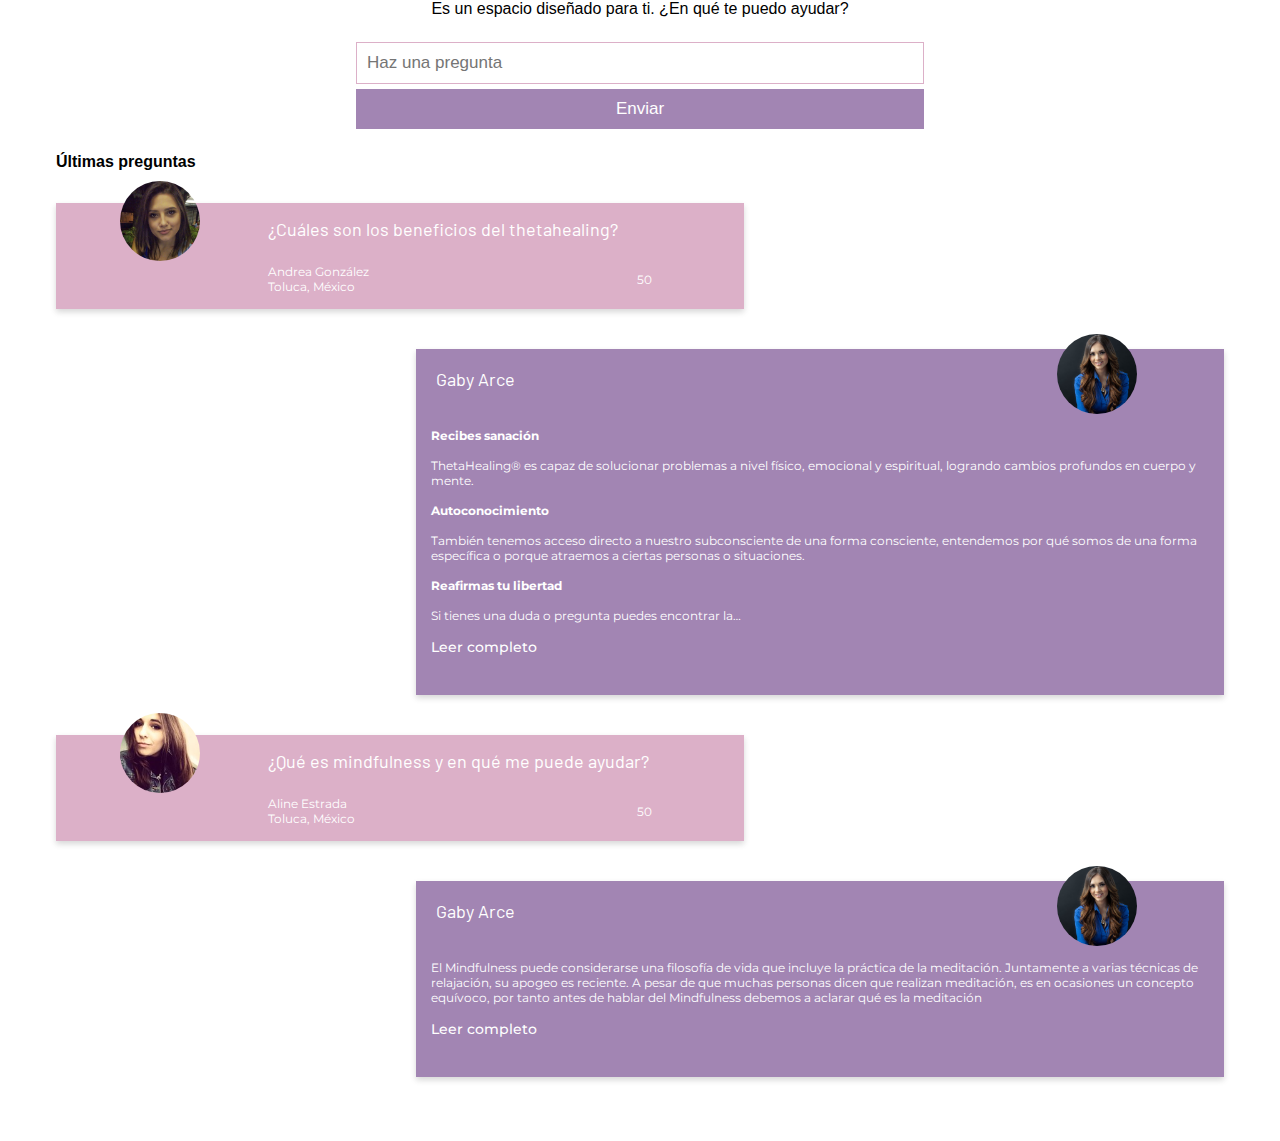
<file: index.html>
<!DOCTYPE html>
<html lang="es">
<head>
	<meta charset="UTF-8">
	<title>Preguntale a Gaby Arce</title>
	<link rel="stylesheet" href="css/ed-grid.css">
	<link rel="stylesheet" href="css/main.css">
	<meta name="viewport" content="width=device-width, user-scalable=no">
	<link href="https://fonts.googleapis.com/css?family=Barlow:600|Montserrat:400,500" rel="stylesheet">


</head>
<body class="dev1">
	<!-- Mensaje principal -->
	<div class="ed-container">
		<div class="ed-item s-100 s-center lg-50 lg-to-center">
			<p>
				Es un espacio diseñado para ti. ¿En qué te puedo ayudar?
			</p>
		</div>
	</div>

	<!-- Formulario para enviar pregunta -->

	<div class="ed-container">
		<div class="ed-item s-100 s-center lg-50 lg-to-center">
			<form action="" class="question">
				<input class="question__input" type="text" placeholder="Haz una pregunta">
				<input class="question__send" type="submit" value="Enviar">
			</form>
		</div>
	</div>

	<!-- Seccion de preguntas -->

	<section>
		
		<div class="ed-container">
			<div class="ed-item s-50">
				<h4>
					Últimas preguntas
				</h4>
			</div>
			
			<div class="ed-item s-50">
				<!-- <p>Ordenar por: más votadas</p> -->
			</div>

		</div>

		<div class="ed-container preguntas">

			<!-- PRIMER PREGUMTA -->
			<div class="ed-item s-100 s-center lg-60 lg-to-left">
				<div class="pregunta">
					<div class="pregunta__image">
						<img src="img/picture.jpg" alt="">
					</div>
					<div class="pregunta__content">
						<p class="pregunta__title">¿Cuáles son los beneficios del thetahealing?</p>
						<div class="pregunta__location">
							<div class="pregunta__location__name">
								Andrea González <br>
								Toluca, México
							</div>

							<div class="pregunta__likes">
								50
							</div>
						</div>
					</div>
				</div>
			</div>
			

			<!-- REspuesta GABY ARCE -->

			<div class="ed-item s-100 s-center lg-70 lg-to-right">
				<div class="pregunta morado">
					
					<div class="pregunta__content">
						<p class="pregunta__title">Gaby Arce</p>
					
					</div>
					
					<div class="pregunta__image">
						<img src="img/gabyProfile.jpg" alt="">
					</div>
					
					<div class="respuesta">
						<p>
							<b>Recibes sanación</b>
							<br><br>
							ThetaHealing®  es capaz de solucionar problemas a nivel físico, emocional y espiritual, logrando cambios profundos en cuerpo y mente. <br><br>

							<b>Autoconocimiento</b>
							<br><br>
							También tenemos acceso directo a nuestro subconsciente de una forma consciente, entendemos por qué somos de una forma específica o porque atraemos a ciertas personas o situaciones. <br><br>

							<b>Reafirmas tu libertad</b>
							<br><br>
							Si tienes una duda o pregunta puedes encontrar la…
							<br>
							<br>
							<a class="read__more" href="pregunta.html">Leer completo</a>
						</p>
					</div>
				

				</div>


			</div>


			<!-- SEGUNDA PREGUNTA -->

			<div class="ed-item s-100 s-center lg-60 lg-to-left">
				<div class="pregunta">
					<div class="pregunta__image">
						<img src="img/picture2.jpg" alt="">
					</div>
					<div class="pregunta__content">
						<p class="pregunta__title">¿Qué es mindfulness y en qué me puede ayudar?</p>
						<div class="pregunta__location">
							<div class="pregunta__location__name">
								Aline Estrada <br>
								Toluca, México
							</div>

							<div class="pregunta__likes">
								50
							</div>
						</div>
					</div>
				</div>
			</div>
			

			<!-- REspuesta GABY ARCE -->

			<div class="ed-item s-100 s-center lg-70 lg-to-right">
				<div class="pregunta morado">
					
					<div class="pregunta__content">
						<p class="pregunta__title">Gaby Arce</p>
					
					</div>
					
					<div class="pregunta__image">
						<img src="img/gabyProfile.jpg" alt="">
					</div>
					
					<div class="respuesta">
						<p>
							El Mindfulness puede considerarse una filosofía de vida que incluye la práctica de la meditación. Juntamente a varias técnicas de relajación, su apogeo es reciente. A pesar de que muchas personas dicen que realizan meditación, es en ocasiones un concepto equívoco, por tanto antes de hablar del Mindfulness debemos a aclarar qué es la meditación
							<br>
							<br>
							<a class="read__more" href="pregunta.html">Leer completo</a>
						</p>
					</div>
				

				</div>


			</div>



		</div>
	
	</section>


</body>
</html>
</file>
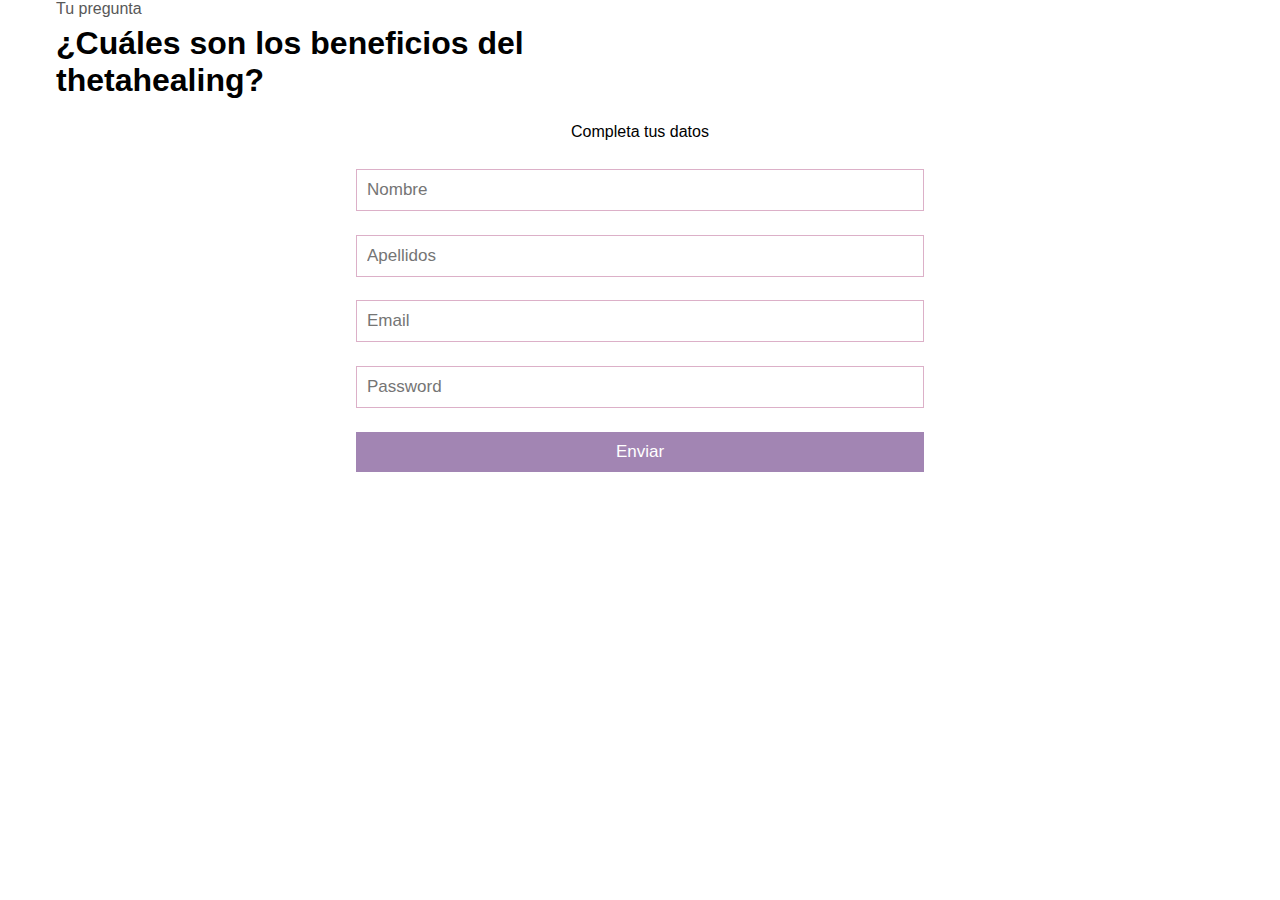
<file: account.html>
<!DOCTYPE html>
<html lang="es">
<head>
	<meta charset="UTF-8">
	<title>Crear cuenta</title>
	<link rel="stylesheet" href="css/ed-grid.css">
	<link rel="stylesheet" href="css/main.css">
	<meta name="viewport" content="width=device-width, user-scalable=no">
	<link href="https://fonts.googleapis.com/css?family=Barlow:600|Montserrat:400,500" rel="stylesheet">


</head>
<body class="dev1">
	
	<div class="ed-container">
		<div class="ed-item s-100 lg-50">
			<p class="question__author">
				Tu pregunta
			</p>
			<h1>
				¿Cuáles son los beneficios del thetahealing?
			</h1>
		</div>
	</div>

	<div class="ed-container">
		<div class="ed-item s-100 s-center">
			Completa tus datos
		</div>
	</div>

	<div class="ed-container">
		<div class="ed-item s-100 lg-50 lg-to-center">
			<form action="" class="signup">
				<input class="question__input" type="text" placeholder="Nombre">
				<input class="question__input" type="text" placeholder="Apellidos">
				<input class="question__input" type="email" placeholder="Email">
				<input class="question__input" type="password" placeholder="Password">
				<input class="question__send" type="submit" value="Enviar">
			</form>
		</div>
	</div>

	

</body>
</html>
</file>
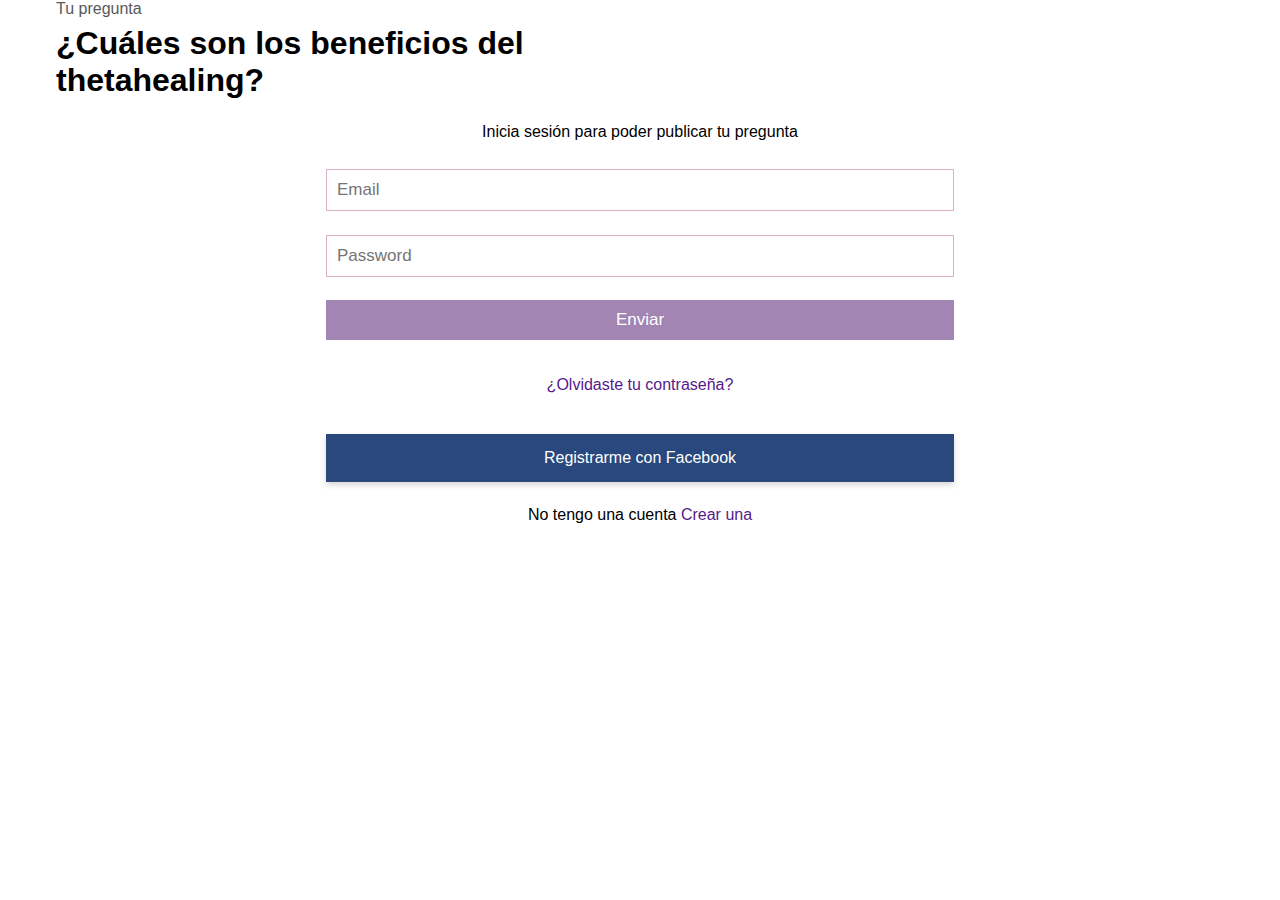
<file: login.html>
<!DOCTYPE html>
<html lang="es">
<head>
	<meta charset="UTF-8">
	<title>Iniciar sesión</title>
	<link rel="stylesheet" href="css/ed-grid.css">
	<link rel="stylesheet" href="css/main.css">
	<meta name="viewport" content="width=device-width, user-scalable=no">
	<link href="https://fonts.googleapis.com/css?family=Barlow:600|Montserrat:400,500" rel="stylesheet">


</head>
<body class="dev1">
	
	<div class="ed-container">
		<div class="ed-item s-100 lg-50">
			<p class="question__author">
				Tu pregunta
			</p>
			<h1>
				¿Cuáles son los beneficios del thetahealing?
			</h1>
		</div>
	</div>

	<div class="ed-container">
		<div class="ed-item s-100 s-center">
			Inicia sesión para poder publicar tu pregunta
		</div>
	</div>

	<div class="ed-container">
		<div class="ed-item s-100 lg-55 lg-to-center">
			<form action="" class="signup">
				<input class="question__input" type="email" placeholder="Email">
				<input class="question__input" type="password" placeholder="Password">
				<input class="question__send" type="submit" value="Enviar">
			</form>
		</div>

		<div class="ed-item s-100 s-center s-mb-2">
			<a href="" class="link__morado">¿Olvidaste tu contraseña?</a>
		</div>
	</div>

	<div class="ed-container botones__registro">
		
		<div class="ed-item s-100 s-center lg-55 lg-to-center s-mb-2">
			<a href="send.html" class="btn__gaby facebook">
				Registrarme con Facebook
			</a>
		</div>

	

		<div class="ed-item s-100 s-center">
			No tengo una cuenta
			<a href="" class="link__morado">Crear una</a>
		</div>
	</div>

	

</body>
</html>
</file>
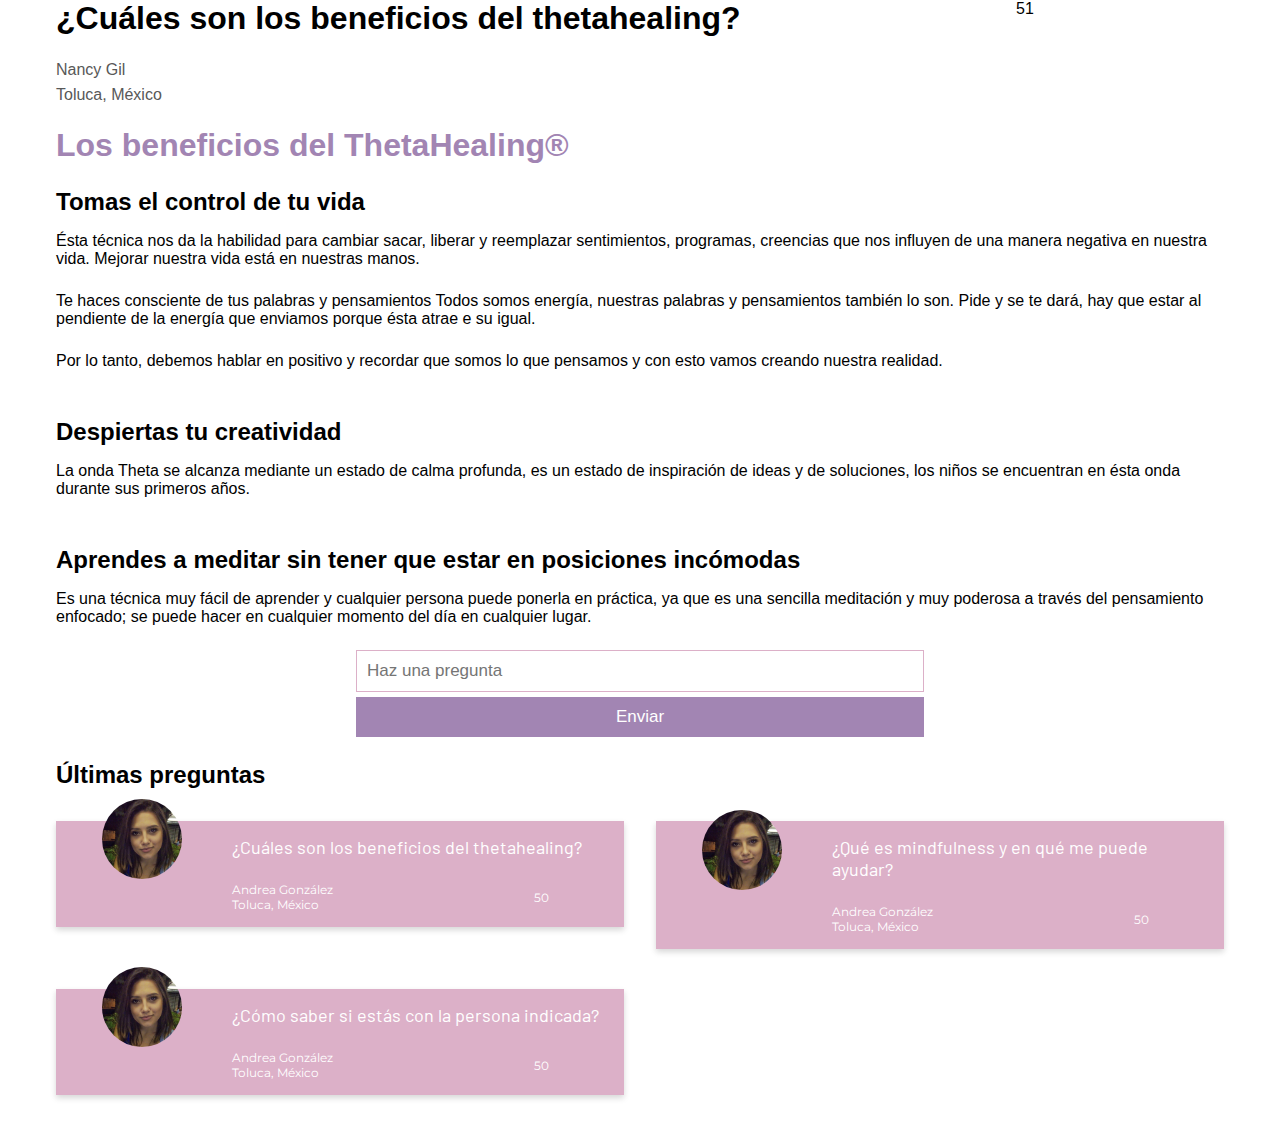
<file: pregunta.html>
<!DOCTYPE html>
<html lang="es">
<head>
	<meta charset="UTF-8">
	<title>¿Qué es el thetahealing?</title>
	<link rel="stylesheet" href="css/ed-grid.css">
	<link rel="stylesheet" href="css/main.css">
	<meta name="viewport" content="width=device-width, user-scalable=no">
	<link href="https://fonts.googleapis.com/css?family=Barlow:600|Montserrat:400,500" rel="stylesheet">


</head>
<body class="dev1">
	
	<!-- TITULO DE LA PREGUNTA -->
	<div class="ed-container">
		<div class="ed-item s-80">
			<h1>
				¿Cuáles son los beneficios del thetahealing?
			</h1>
			<p class="question__author">Nancy Gil</p>
			<p class="question__location">Toluca, México</p>
		</div>

		<div class="ed-item s-20">
			51
		</div>
	</div>

	<!-- CONTENDOR DE LA RESPUESTA -->

	<div class="ed-container pregunta__main">
		<div class="ed-item s-100">
			<h1>Los beneficios del ThetaHealing®</h1>
			<h2>Tomas el control de tu vida</h2>
			<p>
				Ésta técnica nos da la habilidad para cambiar sacar, liberar y reemplazar sentimientos, programas, creencias que nos influyen de una manera negativa en nuestra vida. Mejorar nuestra vida está en nuestras manos.
			</p>
			<p>
				Te haces consciente de tus palabras y pensamientos
				Todos somos energía, nuestras palabras y pensamientos también lo son. Pide y se te dará, hay que estar al pendiente de la energía que enviamos porque ésta atrae e su igual.
			</p>
			<p>
				Por lo tanto, debemos hablar en positivo y recordar que somos lo que pensamos y con esto vamos creando nuestra realidad.

			</p>

			<h2>
				Despiertas tu creatividad
			</h2>

			<p>
				La onda Theta se alcanza mediante un estado de calma profunda, es un estado de inspiración de ideas y de soluciones, los niños se encuentran en ésta onda durante sus primeros años.

			</p>

			<h2>
				Aprendes a meditar sin tener que estar en posiciones incómodas
			</h2>

			<p>
				Es una técnica muy fácil de aprender y cualquier persona puede ponerla en práctica, ya que es una sencilla meditación y muy poderosa a través del pensamiento enfocado; se puede hacer en cualquier momento del día en cualquier lugar.
			</p>

		</div>
	</div>

	<!-- Formulario para enviar pregunta -->

	<div class="ed-container">
		<div class="ed-item s-100 s-center lg-50 lg-to-center">
			<form action="publicar.html" class="question">
				<input class="question__input" type="text" placeholder="Haz una pregunta">
				<input class="question__send" type="submit" value="Enviar">
			</form>
		</div>
	</div>

	<div class="ed-container">
		<div class="ed-item s-50">
			<h2>
				Últimas preguntas
			</h2>
		</div>
			
		<div class="ed-item s-50">
			<!-- <p>Ordenar por: más votadas</p> -->
		</div>

	</div>

	<!-- ULTIMAS PREGUNTAS  -->

	<div class="ed-container preguntas">

			<!-- PRIMER PREGUMTA -->
			<div class="ed-item s-100 s-center lg-50 ">
				<div class="pregunta">
					<div class="pregunta__image">
						<img src="img/picture.jpg" alt="">
					</div>
					<div class="pregunta__content">
						<p class="pregunta__title">¿Cuáles son los beneficios del thetahealing?</p>
						<div class="pregunta__location">
							<div class="pregunta__location__name">
								Andrea González <br>
								Toluca, México
							</div>

							<div class="pregunta__likes">
								50
							</div>
						</div>
					</div>
				</div>
			</div>

			<div class="ed-item s-100 s-center lg-50">
				<div class="pregunta">
					<div class="pregunta__image">
						<img src="img/picture.jpg" alt="">
					</div>
					<div class="pregunta__content">
						<p class="pregunta__title">¿Qué es mindfulness y en qué me puede ayudar?</p>
						<div class="pregunta__location">
							<div class="pregunta__location__name">
								Andrea González <br>
								Toluca, México
							</div>

							<div class="pregunta__likes">
								50
							</div>
						</div>
					</div>
				</div>
			</div>

			<div class="ed-item s-100 s-center lg-50">
				<div class="pregunta">
					<div class="pregunta__image">
						<img src="img/picture.jpg" alt="">
					</div>
					<div class="pregunta__content">
						<p class="pregunta__title">¿Cómo saber si estás con la persona indicada?</p>
						<div class="pregunta__location">
							<div class="pregunta__location__name">
								Andrea González <br>
								Toluca, México
							</div>

							<div class="pregunta__likes">
								50
							</div>
						</div>
					</div>
				</div>
			</div>
	</div>


</body>
</html>
</file>
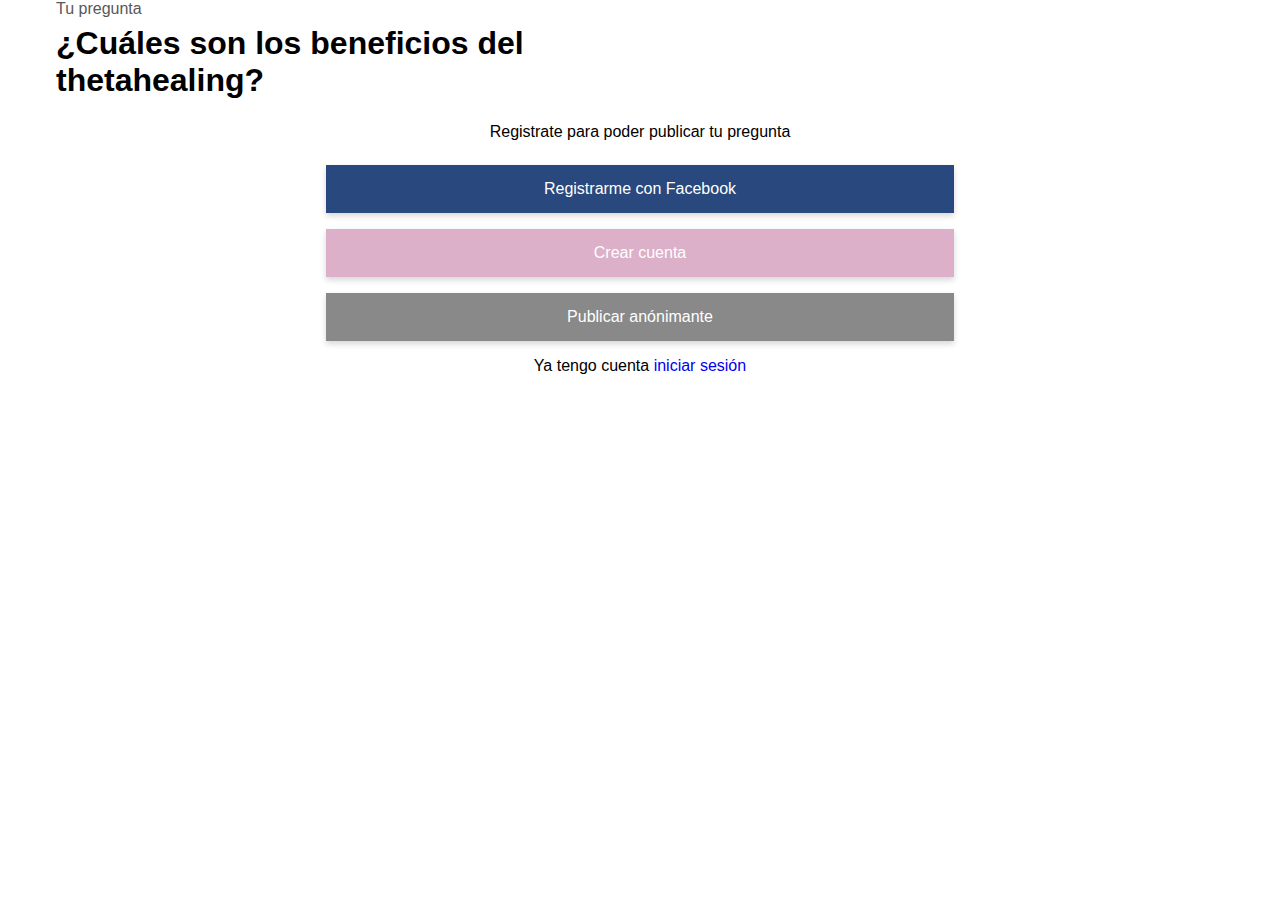
<file: publicar.html>
<!DOCTYPE html>
<html lang="es">
<head>
	<meta charset="UTF-8">
	<title>Publica tu pregunta</title>
	<link rel="stylesheet" href="css/ed-grid.css">
	<link rel="stylesheet" href="css/main.css">
	<meta name="viewport" content="width=device-width, user-scalable=no">
	<link href="https://fonts.googleapis.com/css?family=Barlow:600|Montserrat:400,500" rel="stylesheet">


</head>
<body class="dev1">
	
	<div class="ed-container">
		<div class="ed-item s-100 lg-50">
			<p class="question__author">
				Tu pregunta
			</p>
			<h1>
				¿Cuáles son los beneficios del thetahealing?
			</h1>
		</div>


		<div class="ed-item s-100 s-center ">
			Registrate para poder publicar tu pregunta 
		</div>
		

	</div>

	<div class="ed-container botones__registro">
		
		<div class="ed-item s-100 s-center lg-55 lg-to-center">
			<a href="send.html" class="btn__gaby facebook">
				Registrarme con Facebook
			</a>
		</div>

		<div class="ed-item s-100 s-center lg-55 lg-to-center">
			<a href="account.html" class="btn__gaby gaby__btn">
				Crear cuenta
			</a>
		</div>

		<div class="ed-item s-100 s-center lg-55 lg-to-center">
			<a href="anonimo.html" class="btn__gaby anonimo">
				Publicar anónimante
			</a>
		</div>
	</div>

	<div class="ed-container">
		<div class="ed-item s-100 s-center">
			
				Ya tengo cuenta 
				<a href="login.html" class="link__morado">
					iniciar sesión
				</a>
			
		</div>
	</div>

</body>
</html>
</file>
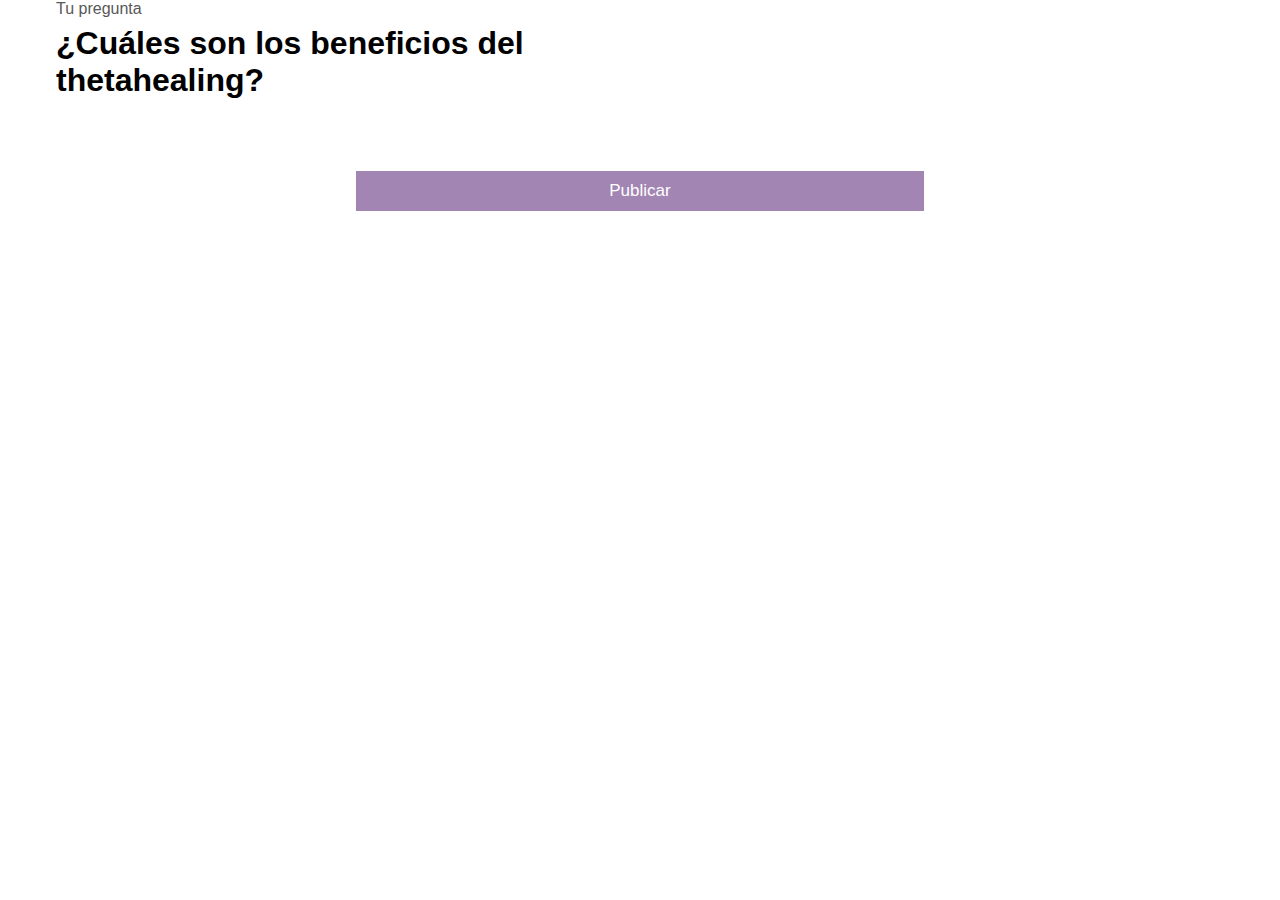
<file: send.html>
<!DOCTYPE html>
<html lang="es">
<head>
	<meta charset="UTF-8">
	<title>Crear cuenta</title>
	<link rel="stylesheet" href="css/ed-grid.css">
	<link rel="stylesheet" href="css/main.css">
	<meta name="viewport" content="width=device-width, user-scalable=no">
	<link href="https://fonts.googleapis.com/css?family=Barlow:600|Montserrat:400,500" rel="stylesheet">


</head>
<body class="dev1">
	
	<div class="ed-container">
		<div class="ed-item s-100 lg-50">
			<p class="question__author">
				Tu pregunta
			</p>
			<h1>
				¿Cuáles son los beneficios del thetahealing?
			</h1>
		</div>
	</div>

	<div class="ed-container sendQuestion">
		<div class="ed-item s-100 s-center lg-50 lg-to-center">
			<button  class="question__send" onclick="window.location.href='/success.html'">Publicar</button>
		</div>
	</div>

	

	

</body>
</html>
</file>
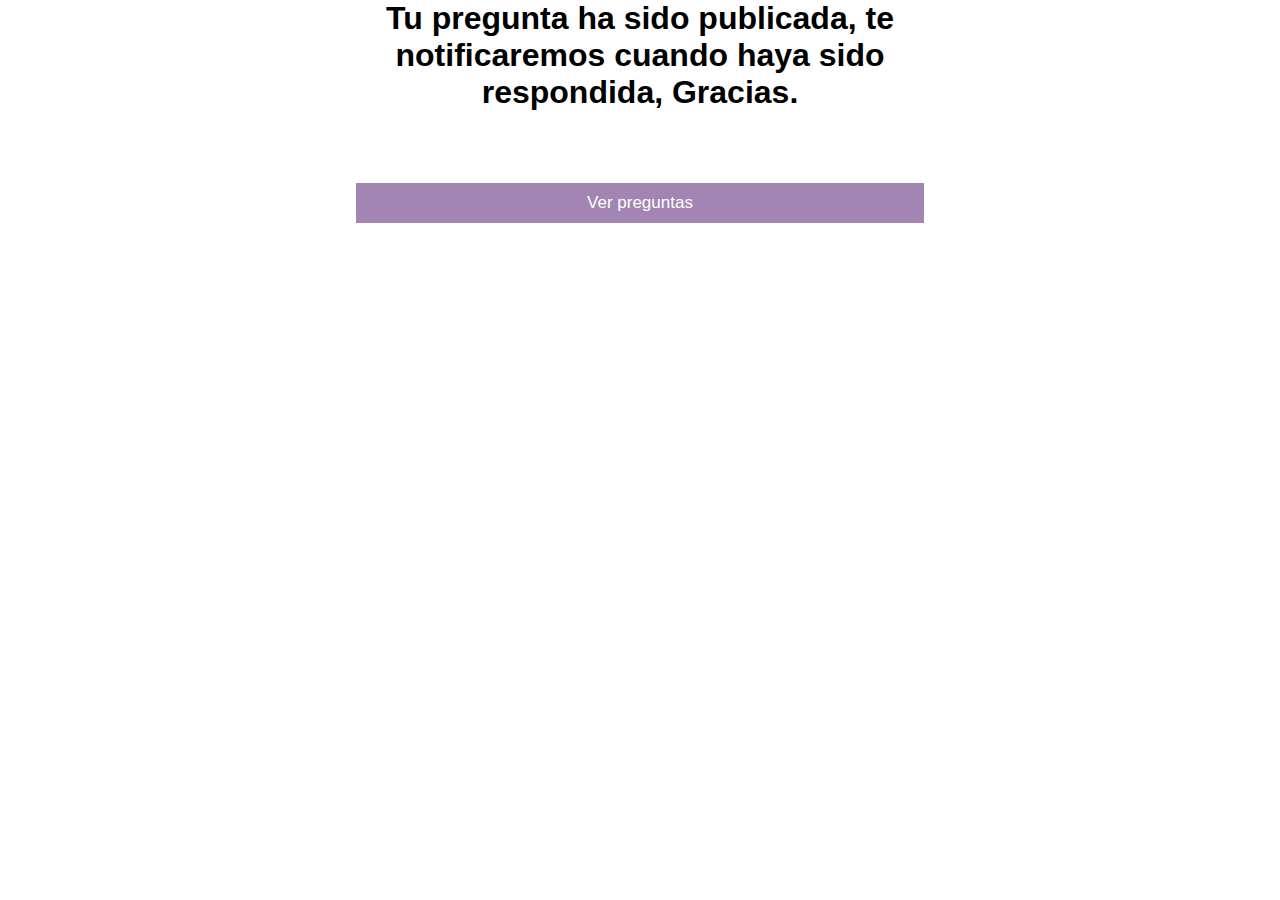
<file: success.html>
<!DOCTYPE html>
<html lang="es">
<head>
	<meta charset="UTF-8">
	<title>Crear cuenta</title>
	<link rel="stylesheet" href="css/ed-grid.css">
	<link rel="stylesheet" href="css/main.css">
	<meta name="viewport" content="width=device-width, user-scalable=no">
	<link href="https://fonts.googleapis.com/css?family=Barlow:600|Montserrat:400,500" rel="stylesheet">


</head>
<body class="dev1">
	
	<div class="ed-container">
		<div class="ed-item s-100 s-center lg-50 lg-to-center">
			<h1>
				Tu pregunta ha sido publicada, te 
				notificaremos cuando haya sido 
				respondida, Gracias.			
			</h1>
		</div>
	</div>

	<div class="ed-container sendQuestion">
		<div class="ed-item s-100 s-center lg-50 lg-to-center">
			<button  class="question__send" onclick="window.location.href='/index.html'">Ver preguntas</button>
		</div>
	</div>

	

	

</body>
</html>
</file>
<file: css/ed-grid.css>
@charset "UTF-8";
*,
*:before,
*:after {
  box-sizing: border-box;
}

body {
  margin: 0;
  font-family: sans-serif;
}

img {
  max-width: 100%;
  height: auto;
}

a {
  text-decoration: none;
}

a:hover {
  text-decoration: underline;
}

body.dev:before,
body.desarrollo:before, body.dev .ed-container:before,
body.desarrollo .ed-container:before, body.dev .ed-item:before,
body.desarrollo .ed-item:before {
  content: attr(class);
  font-style: italic;
  font-size: 0.75rem;
  font-weight: normal;
  z-index: 1;
  right: 0;
  position: absolute;
  display: table;
  width: 100%;
  padding: 0 0.3125em;
  height: 1.25rem;
  line-height: 1.25rem;
}

body.dev,
body.desarrollo {
  margin: 0 !important;
  position: relative;
  top: 66px;
}

body.dev:before,
body.desarrollo:before {
  position: fixed;
  background: steelblue;
  color: #FFF;
  font-size: 0.875rem;
  text-align: center;
  line-height: 36px;
  height: 36px;
  top: 0;
}

body.dev:before,
body.desarrollo:before {
  content: "ed-grid: size s, from 0 (ed-containers: red, ed-items: blue, yellow)";
}

@media screen and (min-width: 640px) {
  body.dev:before,
  body.desarrollo:before {
    content: "ed-grid: size m, from 640px (ed-containers: red, ed-items: blue, yellow)";
  }
}

@media screen and (min-width: 1024px) {
  body.dev:before,
  body.desarrollo:before {
    content: "ed-grid: size l, from 1024px (ed-containers: red, ed-items: blue, yellow)";
  }
}

@media screen and (min-width: 1024px) {
  body.dev:before,
  body.desarrollo:before {
    content: "ed-grid: size lg, from 1024px (ed-containers: red, ed-items: blue, yellow)";
  }
}

@media screen and (min-width: 1440px) {
  body.dev:before,
  body.desarrollo:before {
    content: "ed-grid: size xl, from 1440px (ed-containers: red, ed-items: blue, yellow)";
  }
}

body.dev .ed-container,
body.desarrollo .ed-container {
  padding-top: 1.25rem;
  margin-bottom: 10px;
  outline: 1px solid tomato;
  position: relative;
}

body.dev .ed-container .ed-container,
body.desarrollo .ed-container .ed-container {
  margin-bottom: 0;
}

body.dev .ed-container:before,
body.desarrollo .ed-container:before {
  top: 0;
  background: rgba(255, 99, 71, 0.3);
  color: tomato;
}

body.dev .ed-item,
body.desarrollo .ed-item {
  position: relative;
  padding-bottom: 1.25rem;
  background-color: rgba(255, 255, 0, 0.3);
  background-clip: content-box;
}

body.dev .ed-item:before,
body.desarrollo .ed-item:before {
  background: rgba(70, 130, 180, 0.8);
  color: #FFF;
  bottom: 0;
}

body.dev .ed-item:nth-child(even):before,
body.desarrollo .ed-item:nth-child(even):before {
  background: rgba(70, 130, 180, 0.4);
  color: steelblue;
}

.ed-container {
  display: -webkit-box;
  display: -ms-flexbox;
  display: flex;
  -ms-flex-wrap: wrap;
      flex-wrap: wrap;
  max-width: 1200px;
  margin-left: auto;
  margin-right: auto;
  width: 100%;
}

.ed-item {
  margin: 0;
  padding-left: 1rem;
  padding-right: 1rem;
}

.ed-item {
  width: 100%;
}

.ed-item.ed-container {
  padding-left: 0;
  padding-right: 0;
}

.s-5,
.ed-item.s-5 {
  width: 5%;
}

.s-10,
.ed-item.s-10 {
  width: 10%;
}

.s-15,
.ed-item.s-15 {
  width: 15%;
}

.s-20,
.ed-item.s-20 {
  width: 20%;
}

.s-25,
.ed-item.s-25 {
  width: 25%;
}

.s-30,
.ed-item.s-30 {
  width: 30%;
}

.s-35,
.ed-item.s-35 {
  width: 35%;
}

.s-40,
.ed-item.s-40 {
  width: 40%;
}

.s-45,
.ed-item.s-45 {
  width: 45%;
}

.s-50,
.ed-item.s-50 {
  width: 50%;
}

.s-55,
.ed-item.s-55 {
  width: 55%;
}

.s-60,
.ed-item.s-60 {
  width: 60%;
}

.s-65,
.ed-item.s-65 {
  width: 65%;
}

.s-70,
.ed-item.s-70 {
  width: 70%;
}

.s-75,
.ed-item.s-75 {
  width: 75%;
}

.s-80,
.ed-item.s-80 {
  width: 80%;
}

.s-85,
.ed-item.s-85 {
  width: 85%;
}

.s-90,
.ed-item.s-90 {
  width: 90%;
}

.s-95,
.ed-item.s-95 {
  width: 95%;
}

.s-100,
.ed-item.s-100 {
  width: 100%;
}

.s-1-3,
.ed-item.s-1-3 {
  width: 33.33333%;
}

.s-2-3,
.ed-item.s-2-3 {
  width: 66.66667%;
}

.s-3-3,
.ed-item.s-3-3 {
  width: 100%;
}

.s-1-6,
.ed-item.s-1-6 {
  width: 16.66667%;
}

.s-2-6,
.ed-item.s-2-6 {
  width: 33.33333%;
}

.s-3-6,
.ed-item.s-3-6 {
  width: 50%;
}

.s-4-6,
.ed-item.s-4-6 {
  width: 66.66667%;
}

.s-5-6,
.ed-item.s-5-6 {
  width: 83.33333%;
}

.s-6-6,
.ed-item.s-6-6 {
  width: 100%;
}

@media screen and (min-width: 640px) {
  .m-5,
  .ed-item.m-5 {
    width: 5%;
  }
  .m-10,
  .ed-item.m-10 {
    width: 10%;
  }
  .m-15,
  .ed-item.m-15 {
    width: 15%;
  }
  .m-20,
  .ed-item.m-20 {
    width: 20%;
  }
  .m-25,
  .ed-item.m-25 {
    width: 25%;
  }
  .m-30,
  .ed-item.m-30 {
    width: 30%;
  }
  .m-35,
  .ed-item.m-35 {
    width: 35%;
  }
  .m-40,
  .ed-item.m-40 {
    width: 40%;
  }
  .m-45,
  .ed-item.m-45 {
    width: 45%;
  }
  .m-50,
  .ed-item.m-50 {
    width: 50%;
  }
  .m-55,
  .ed-item.m-55 {
    width: 55%;
  }
  .m-60,
  .ed-item.m-60 {
    width: 60%;
  }
  .m-65,
  .ed-item.m-65 {
    width: 65%;
  }
  .m-70,
  .ed-item.m-70 {
    width: 70%;
  }
  .m-75,
  .ed-item.m-75 {
    width: 75%;
  }
  .m-80,
  .ed-item.m-80 {
    width: 80%;
  }
  .m-85,
  .ed-item.m-85 {
    width: 85%;
  }
  .m-90,
  .ed-item.m-90 {
    width: 90%;
  }
  .m-95,
  .ed-item.m-95 {
    width: 95%;
  }
  .m-100,
  .ed-item.m-100 {
    width: 100%;
  }
  .m-1-3,
  .ed-item.m-1-3 {
    width: 33.33333%;
  }
  .m-2-3,
  .ed-item.m-2-3 {
    width: 66.66667%;
  }
  .m-3-3,
  .ed-item.m-3-3 {
    width: 100%;
  }
  .m-1-6,
  .ed-item.m-1-6 {
    width: 16.66667%;
  }
  .m-2-6,
  .ed-item.m-2-6 {
    width: 33.33333%;
  }
  .m-3-6,
  .ed-item.m-3-6 {
    width: 50%;
  }
  .m-4-6,
  .ed-item.m-4-6 {
    width: 66.66667%;
  }
  .m-5-6,
  .ed-item.m-5-6 {
    width: 83.33333%;
  }
  .m-6-6,
  .ed-item.m-6-6 {
    width: 100%;
  }
}

@media screen and (min-width: 1024px) {
  .l-5,
  .ed-item.l-5 {
    width: 5%;
  }
  .l-10,
  .ed-item.l-10 {
    width: 10%;
  }
  .l-15,
  .ed-item.l-15 {
    width: 15%;
  }
  .l-20,
  .ed-item.l-20 {
    width: 20%;
  }
  .l-25,
  .ed-item.l-25 {
    width: 25%;
  }
  .l-30,
  .ed-item.l-30 {
    width: 30%;
  }
  .l-35,
  .ed-item.l-35 {
    width: 35%;
  }
  .l-40,
  .ed-item.l-40 {
    width: 40%;
  }
  .l-45,
  .ed-item.l-45 {
    width: 45%;
  }
  .l-50,
  .ed-item.l-50 {
    width: 50%;
  }
  .l-55,
  .ed-item.l-55 {
    width: 55%;
  }
  .l-60,
  .ed-item.l-60 {
    width: 60%;
  }
  .l-65,
  .ed-item.l-65 {
    width: 65%;
  }
  .l-70,
  .ed-item.l-70 {
    width: 70%;
  }
  .l-75,
  .ed-item.l-75 {
    width: 75%;
  }
  .l-80,
  .ed-item.l-80 {
    width: 80%;
  }
  .l-85,
  .ed-item.l-85 {
    width: 85%;
  }
  .l-90,
  .ed-item.l-90 {
    width: 90%;
  }
  .l-95,
  .ed-item.l-95 {
    width: 95%;
  }
  .l-100,
  .ed-item.l-100 {
    width: 100%;
  }
  .l-1-3,
  .ed-item.l-1-3 {
    width: 33.33333%;
  }
  .l-2-3,
  .ed-item.l-2-3 {
    width: 66.66667%;
  }
  .l-3-3,
  .ed-item.l-3-3 {
    width: 100%;
  }
  .l-1-6,
  .ed-item.l-1-6 {
    width: 16.66667%;
  }
  .l-2-6,
  .ed-item.l-2-6 {
    width: 33.33333%;
  }
  .l-3-6,
  .ed-item.l-3-6 {
    width: 50%;
  }
  .l-4-6,
  .ed-item.l-4-6 {
    width: 66.66667%;
  }
  .l-5-6,
  .ed-item.l-5-6 {
    width: 83.33333%;
  }
  .l-6-6,
  .ed-item.l-6-6 {
    width: 100%;
  }
}

@media screen and (min-width: 1024px) {
  .lg-5,
  .ed-item.lg-5 {
    width: 5%;
  }
  .lg-10,
  .ed-item.lg-10 {
    width: 10%;
  }
  .lg-15,
  .ed-item.lg-15 {
    width: 15%;
  }
  .lg-20,
  .ed-item.lg-20 {
    width: 20%;
  }
  .lg-25,
  .ed-item.lg-25 {
    width: 25%;
  }
  .lg-30,
  .ed-item.lg-30 {
    width: 30%;
  }
  .lg-35,
  .ed-item.lg-35 {
    width: 35%;
  }
  .lg-40,
  .ed-item.lg-40 {
    width: 40%;
  }
  .lg-45,
  .ed-item.lg-45 {
    width: 45%;
  }
  .lg-50,
  .ed-item.lg-50 {
    width: 50%;
  }
  .lg-55,
  .ed-item.lg-55 {
    width: 55%;
  }
  .lg-60,
  .ed-item.lg-60 {
    width: 60%;
  }
  .lg-65,
  .ed-item.lg-65 {
    width: 65%;
  }
  .lg-70,
  .ed-item.lg-70 {
    width: 70%;
  }
  .lg-75,
  .ed-item.lg-75 {
    width: 75%;
  }
  .lg-80,
  .ed-item.lg-80 {
    width: 80%;
  }
  .lg-85,
  .ed-item.lg-85 {
    width: 85%;
  }
  .lg-90,
  .ed-item.lg-90 {
    width: 90%;
  }
  .lg-95,
  .ed-item.lg-95 {
    width: 95%;
  }
  .lg-100,
  .ed-item.lg-100 {
    width: 100%;
  }
  .lg-1-3,
  .ed-item.lg-1-3 {
    width: 33.33333%;
  }
  .lg-2-3,
  .ed-item.lg-2-3 {
    width: 66.66667%;
  }
  .lg-3-3,
  .ed-item.lg-3-3 {
    width: 100%;
  }
  .lg-1-6,
  .ed-item.lg-1-6 {
    width: 16.66667%;
  }
  .lg-2-6,
  .ed-item.lg-2-6 {
    width: 33.33333%;
  }
  .lg-3-6,
  .ed-item.lg-3-6 {
    width: 50%;
  }
  .lg-4-6,
  .ed-item.lg-4-6 {
    width: 66.66667%;
  }
  .lg-5-6,
  .ed-item.lg-5-6 {
    width: 83.33333%;
  }
  .lg-6-6,
  .ed-item.lg-6-6 {
    width: 100%;
  }
}

@media screen and (min-width: 1440px) {
  .xl-5,
  .ed-item.xl-5 {
    width: 5%;
  }
  .xl-10,
  .ed-item.xl-10 {
    width: 10%;
  }
  .xl-15,
  .ed-item.xl-15 {
    width: 15%;
  }
  .xl-20,
  .ed-item.xl-20 {
    width: 20%;
  }
  .xl-25,
  .ed-item.xl-25 {
    width: 25%;
  }
  .xl-30,
  .ed-item.xl-30 {
    width: 30%;
  }
  .xl-35,
  .ed-item.xl-35 {
    width: 35%;
  }
  .xl-40,
  .ed-item.xl-40 {
    width: 40%;
  }
  .xl-45,
  .ed-item.xl-45 {
    width: 45%;
  }
  .xl-50,
  .ed-item.xl-50 {
    width: 50%;
  }
  .xl-55,
  .ed-item.xl-55 {
    width: 55%;
  }
  .xl-60,
  .ed-item.xl-60 {
    width: 60%;
  }
  .xl-65,
  .ed-item.xl-65 {
    width: 65%;
  }
  .xl-70,
  .ed-item.xl-70 {
    width: 70%;
  }
  .xl-75,
  .ed-item.xl-75 {
    width: 75%;
  }
  .xl-80,
  .ed-item.xl-80 {
    width: 80%;
  }
  .xl-85,
  .ed-item.xl-85 {
    width: 85%;
  }
  .xl-90,
  .ed-item.xl-90 {
    width: 90%;
  }
  .xl-95,
  .ed-item.xl-95 {
    width: 95%;
  }
  .xl-100,
  .ed-item.xl-100 {
    width: 100%;
  }
  .xl-1-3,
  .ed-item.xl-1-3 {
    width: 33.33333%;
  }
  .xl-2-3,
  .ed-item.xl-2-3 {
    width: 66.66667%;
  }
  .xl-3-3,
  .ed-item.xl-3-3 {
    width: 100%;
  }
  .xl-1-6,
  .ed-item.xl-1-6 {
    width: 16.66667%;
  }
  .xl-2-6,
  .ed-item.xl-2-6 {
    width: 33.33333%;
  }
  .xl-3-6,
  .ed-item.xl-3-6 {
    width: 50%;
  }
  .xl-4-6,
  .ed-item.xl-4-6 {
    width: 66.66667%;
  }
  .xl-5-6,
  .ed-item.xl-5-6 {
    width: 83.33333%;
  }
  .xl-6-6,
  .ed-item.xl-6-6 {
    width: 100%;
  }
}

.ed-grid {
  display: -ms-grid;
  display: grid;
  -ms-grid-columns: 100%;
      grid-template-columns: 100%;
  grid-column-gap: var(--gap);
  width: calc(100% - 2rem);
  margin-left: 1rem;
  margin-right: 1rem;
  max-width: 1200px;
}

.ed-grid.gap-0 {
  --gap: 0rem;
}

.ed-grid.gap-1 {
  --gap: 0.5rem;
}

.ed-grid.gap-2 {
  --gap: 1rem;
}

.ed-grid.gap-3 {
  --gap: 1.5rem;
}

.ed-grid.gap-4 {
  --gap: 2rem;
}

@media screen and (min-width: 1200px) {
  .ed-grid {
    width: 100%;
    margin-left: auto;
    margin-right: auto;
  }
}

.ed-grid.row-gap, .ed-grid.rows-gap {
  grid-row-gap: var(--gap);
}

.ed-grid .ed-grid, .ed-grid.full {
  width: 100%;
  max-width: 100%;
  margin-right: 0;
  margin-left: 0;
}

.ed-grid .ed-grid.s-5,
.ed-grid .ed-grid .ed-grid.s-5 {
  width: 5%;
}

.ed-grid .ed-grid.s-10,
.ed-grid .ed-grid .ed-grid.s-10 {
  width: 10%;
}

.ed-grid .ed-grid.s-15,
.ed-grid .ed-grid .ed-grid.s-15 {
  width: 15%;
}

.ed-grid .ed-grid.s-20,
.ed-grid .ed-grid .ed-grid.s-20 {
  width: 20%;
}

.ed-grid .ed-grid.s-25,
.ed-grid .ed-grid .ed-grid.s-25 {
  width: 25%;
}

.ed-grid .ed-grid.s-30,
.ed-grid .ed-grid .ed-grid.s-30 {
  width: 30%;
}

.ed-grid .ed-grid.s-35,
.ed-grid .ed-grid .ed-grid.s-35 {
  width: 35%;
}

.ed-grid .ed-grid.s-40,
.ed-grid .ed-grid .ed-grid.s-40 {
  width: 40%;
}

.ed-grid .ed-grid.s-45,
.ed-grid .ed-grid .ed-grid.s-45 {
  width: 45%;
}

.ed-grid .ed-grid.s-50,
.ed-grid .ed-grid .ed-grid.s-50 {
  width: 50%;
}

.ed-grid .ed-grid.s-55,
.ed-grid .ed-grid .ed-grid.s-55 {
  width: 55%;
}

.ed-grid .ed-grid.s-60,
.ed-grid .ed-grid .ed-grid.s-60 {
  width: 60%;
}

.ed-grid .ed-grid.s-65,
.ed-grid .ed-grid .ed-grid.s-65 {
  width: 65%;
}

.ed-grid .ed-grid.s-70,
.ed-grid .ed-grid .ed-grid.s-70 {
  width: 70%;
}

.ed-grid .ed-grid.s-75,
.ed-grid .ed-grid .ed-grid.s-75 {
  width: 75%;
}

.ed-grid .ed-grid.s-80,
.ed-grid .ed-grid .ed-grid.s-80 {
  width: 80%;
}

.ed-grid .ed-grid.s-85,
.ed-grid .ed-grid .ed-grid.s-85 {
  width: 85%;
}

.ed-grid .ed-grid.s-90,
.ed-grid .ed-grid .ed-grid.s-90 {
  width: 90%;
}

.ed-grid .ed-grid.s-95,
.ed-grid .ed-grid .ed-grid.s-95 {
  width: 95%;
}

.ed-grid .ed-grid.s-100,
.ed-grid .ed-grid .ed-grid.s-100 {
  width: 100%;
}

.ed-grid .ed-grid.s-to-center,
.ed-grid .ed-grid .ed-grid.s-to-center {
  margin-left: auto;
  margin-right: auto;
}

.ed-grid .ed-grid.s-to-right,
.ed-grid .ed-grid .ed-grid.s-to-right {
  margin-left: auto;
  margin-right: 0;
}

.ed-grid .ed-grid.s-to-left,
.ed-grid .ed-grid .ed-grid.s-to-left {
  margin-left: 0;
  margin-right: auto;
}

@media screen and (min-width: 640px) {
  .ed-grid .ed-grid.m-5,
  .ed-grid .ed-grid .ed-grid.m-5 {
    width: 5%;
  }
  .ed-grid .ed-grid.m-10,
  .ed-grid .ed-grid .ed-grid.m-10 {
    width: 10%;
  }
  .ed-grid .ed-grid.m-15,
  .ed-grid .ed-grid .ed-grid.m-15 {
    width: 15%;
  }
  .ed-grid .ed-grid.m-20,
  .ed-grid .ed-grid .ed-grid.m-20 {
    width: 20%;
  }
  .ed-grid .ed-grid.m-25,
  .ed-grid .ed-grid .ed-grid.m-25 {
    width: 25%;
  }
  .ed-grid .ed-grid.m-30,
  .ed-grid .ed-grid .ed-grid.m-30 {
    width: 30%;
  }
  .ed-grid .ed-grid.m-35,
  .ed-grid .ed-grid .ed-grid.m-35 {
    width: 35%;
  }
  .ed-grid .ed-grid.m-40,
  .ed-grid .ed-grid .ed-grid.m-40 {
    width: 40%;
  }
  .ed-grid .ed-grid.m-45,
  .ed-grid .ed-grid .ed-grid.m-45 {
    width: 45%;
  }
  .ed-grid .ed-grid.m-50,
  .ed-grid .ed-grid .ed-grid.m-50 {
    width: 50%;
  }
  .ed-grid .ed-grid.m-55,
  .ed-grid .ed-grid .ed-grid.m-55 {
    width: 55%;
  }
  .ed-grid .ed-grid.m-60,
  .ed-grid .ed-grid .ed-grid.m-60 {
    width: 60%;
  }
  .ed-grid .ed-grid.m-65,
  .ed-grid .ed-grid .ed-grid.m-65 {
    width: 65%;
  }
  .ed-grid .ed-grid.m-70,
  .ed-grid .ed-grid .ed-grid.m-70 {
    width: 70%;
  }
  .ed-grid .ed-grid.m-75,
  .ed-grid .ed-grid .ed-grid.m-75 {
    width: 75%;
  }
  .ed-grid .ed-grid.m-80,
  .ed-grid .ed-grid .ed-grid.m-80 {
    width: 80%;
  }
  .ed-grid .ed-grid.m-85,
  .ed-grid .ed-grid .ed-grid.m-85 {
    width: 85%;
  }
  .ed-grid .ed-grid.m-90,
  .ed-grid .ed-grid .ed-grid.m-90 {
    width: 90%;
  }
  .ed-grid .ed-grid.m-95,
  .ed-grid .ed-grid .ed-grid.m-95 {
    width: 95%;
  }
  .ed-grid .ed-grid.m-100,
  .ed-grid .ed-grid .ed-grid.m-100 {
    width: 100%;
  }
  .ed-grid .ed-grid.m-to-center,
  .ed-grid .ed-grid .ed-grid.m-to-center {
    margin-left: auto;
    margin-right: auto;
  }
  .ed-grid .ed-grid.m-to-right,
  .ed-grid .ed-grid .ed-grid.m-to-right {
    margin-left: auto;
    margin-right: 0;
  }
  .ed-grid .ed-grid.m-to-left,
  .ed-grid .ed-grid .ed-grid.m-to-left {
    margin-left: 0;
    margin-right: auto;
  }
}

@media screen and (min-width: 1024px) {
  .ed-grid .ed-grid.l-5,
  .ed-grid .ed-grid .ed-grid.l-5 {
    width: 5%;
  }
  .ed-grid .ed-grid.l-10,
  .ed-grid .ed-grid .ed-grid.l-10 {
    width: 10%;
  }
  .ed-grid .ed-grid.l-15,
  .ed-grid .ed-grid .ed-grid.l-15 {
    width: 15%;
  }
  .ed-grid .ed-grid.l-20,
  .ed-grid .ed-grid .ed-grid.l-20 {
    width: 20%;
  }
  .ed-grid .ed-grid.l-25,
  .ed-grid .ed-grid .ed-grid.l-25 {
    width: 25%;
  }
  .ed-grid .ed-grid.l-30,
  .ed-grid .ed-grid .ed-grid.l-30 {
    width: 30%;
  }
  .ed-grid .ed-grid.l-35,
  .ed-grid .ed-grid .ed-grid.l-35 {
    width: 35%;
  }
  .ed-grid .ed-grid.l-40,
  .ed-grid .ed-grid .ed-grid.l-40 {
    width: 40%;
  }
  .ed-grid .ed-grid.l-45,
  .ed-grid .ed-grid .ed-grid.l-45 {
    width: 45%;
  }
  .ed-grid .ed-grid.l-50,
  .ed-grid .ed-grid .ed-grid.l-50 {
    width: 50%;
  }
  .ed-grid .ed-grid.l-55,
  .ed-grid .ed-grid .ed-grid.l-55 {
    width: 55%;
  }
  .ed-grid .ed-grid.l-60,
  .ed-grid .ed-grid .ed-grid.l-60 {
    width: 60%;
  }
  .ed-grid .ed-grid.l-65,
  .ed-grid .ed-grid .ed-grid.l-65 {
    width: 65%;
  }
  .ed-grid .ed-grid.l-70,
  .ed-grid .ed-grid .ed-grid.l-70 {
    width: 70%;
  }
  .ed-grid .ed-grid.l-75,
  .ed-grid .ed-grid .ed-grid.l-75 {
    width: 75%;
  }
  .ed-grid .ed-grid.l-80,
  .ed-grid .ed-grid .ed-grid.l-80 {
    width: 80%;
  }
  .ed-grid .ed-grid.l-85,
  .ed-grid .ed-grid .ed-grid.l-85 {
    width: 85%;
  }
  .ed-grid .ed-grid.l-90,
  .ed-grid .ed-grid .ed-grid.l-90 {
    width: 90%;
  }
  .ed-grid .ed-grid.l-95,
  .ed-grid .ed-grid .ed-grid.l-95 {
    width: 95%;
  }
  .ed-grid .ed-grid.l-100,
  .ed-grid .ed-grid .ed-grid.l-100 {
    width: 100%;
  }
  .ed-grid .ed-grid.l-to-center,
  .ed-grid .ed-grid .ed-grid.l-to-center {
    margin-left: auto;
    margin-right: auto;
  }
  .ed-grid .ed-grid.l-to-right,
  .ed-grid .ed-grid .ed-grid.l-to-right {
    margin-left: auto;
    margin-right: 0;
  }
  .ed-grid .ed-grid.l-to-left,
  .ed-grid .ed-grid .ed-grid.l-to-left {
    margin-left: 0;
    margin-right: auto;
  }
}

@media screen and (min-width: 1024px) {
  .ed-grid .ed-grid.lg-5,
  .ed-grid .ed-grid .ed-grid.lg-5 {
    width: 5%;
  }
  .ed-grid .ed-grid.lg-10,
  .ed-grid .ed-grid .ed-grid.lg-10 {
    width: 10%;
  }
  .ed-grid .ed-grid.lg-15,
  .ed-grid .ed-grid .ed-grid.lg-15 {
    width: 15%;
  }
  .ed-grid .ed-grid.lg-20,
  .ed-grid .ed-grid .ed-grid.lg-20 {
    width: 20%;
  }
  .ed-grid .ed-grid.lg-25,
  .ed-grid .ed-grid .ed-grid.lg-25 {
    width: 25%;
  }
  .ed-grid .ed-grid.lg-30,
  .ed-grid .ed-grid .ed-grid.lg-30 {
    width: 30%;
  }
  .ed-grid .ed-grid.lg-35,
  .ed-grid .ed-grid .ed-grid.lg-35 {
    width: 35%;
  }
  .ed-grid .ed-grid.lg-40,
  .ed-grid .ed-grid .ed-grid.lg-40 {
    width: 40%;
  }
  .ed-grid .ed-grid.lg-45,
  .ed-grid .ed-grid .ed-grid.lg-45 {
    width: 45%;
  }
  .ed-grid .ed-grid.lg-50,
  .ed-grid .ed-grid .ed-grid.lg-50 {
    width: 50%;
  }
  .ed-grid .ed-grid.lg-55,
  .ed-grid .ed-grid .ed-grid.lg-55 {
    width: 55%;
  }
  .ed-grid .ed-grid.lg-60,
  .ed-grid .ed-grid .ed-grid.lg-60 {
    width: 60%;
  }
  .ed-grid .ed-grid.lg-65,
  .ed-grid .ed-grid .ed-grid.lg-65 {
    width: 65%;
  }
  .ed-grid .ed-grid.lg-70,
  .ed-grid .ed-grid .ed-grid.lg-70 {
    width: 70%;
  }
  .ed-grid .ed-grid.lg-75,
  .ed-grid .ed-grid .ed-grid.lg-75 {
    width: 75%;
  }
  .ed-grid .ed-grid.lg-80,
  .ed-grid .ed-grid .ed-grid.lg-80 {
    width: 80%;
  }
  .ed-grid .ed-grid.lg-85,
  .ed-grid .ed-grid .ed-grid.lg-85 {
    width: 85%;
  }
  .ed-grid .ed-grid.lg-90,
  .ed-grid .ed-grid .ed-grid.lg-90 {
    width: 90%;
  }
  .ed-grid .ed-grid.lg-95,
  .ed-grid .ed-grid .ed-grid.lg-95 {
    width: 95%;
  }
  .ed-grid .ed-grid.lg-100,
  .ed-grid .ed-grid .ed-grid.lg-100 {
    width: 100%;
  }
  .ed-grid .ed-grid.lg-to-center,
  .ed-grid .ed-grid .ed-grid.lg-to-center {
    margin-left: auto;
    margin-right: auto;
  }
  .ed-grid .ed-grid.lg-to-right,
  .ed-grid .ed-grid .ed-grid.lg-to-right {
    margin-left: auto;
    margin-right: 0;
  }
  .ed-grid .ed-grid.lg-to-left,
  .ed-grid .ed-grid .ed-grid.lg-to-left {
    margin-left: 0;
    margin-right: auto;
  }
}

@media screen and (min-width: 1440px) {
  .ed-grid .ed-grid.xl-5,
  .ed-grid .ed-grid .ed-grid.xl-5 {
    width: 5%;
  }
  .ed-grid .ed-grid.xl-10,
  .ed-grid .ed-grid .ed-grid.xl-10 {
    width: 10%;
  }
  .ed-grid .ed-grid.xl-15,
  .ed-grid .ed-grid .ed-grid.xl-15 {
    width: 15%;
  }
  .ed-grid .ed-grid.xl-20,
  .ed-grid .ed-grid .ed-grid.xl-20 {
    width: 20%;
  }
  .ed-grid .ed-grid.xl-25,
  .ed-grid .ed-grid .ed-grid.xl-25 {
    width: 25%;
  }
  .ed-grid .ed-grid.xl-30,
  .ed-grid .ed-grid .ed-grid.xl-30 {
    width: 30%;
  }
  .ed-grid .ed-grid.xl-35,
  .ed-grid .ed-grid .ed-grid.xl-35 {
    width: 35%;
  }
  .ed-grid .ed-grid.xl-40,
  .ed-grid .ed-grid .ed-grid.xl-40 {
    width: 40%;
  }
  .ed-grid .ed-grid.xl-45,
  .ed-grid .ed-grid .ed-grid.xl-45 {
    width: 45%;
  }
  .ed-grid .ed-grid.xl-50,
  .ed-grid .ed-grid .ed-grid.xl-50 {
    width: 50%;
  }
  .ed-grid .ed-grid.xl-55,
  .ed-grid .ed-grid .ed-grid.xl-55 {
    width: 55%;
  }
  .ed-grid .ed-grid.xl-60,
  .ed-grid .ed-grid .ed-grid.xl-60 {
    width: 60%;
  }
  .ed-grid .ed-grid.xl-65,
  .ed-grid .ed-grid .ed-grid.xl-65 {
    width: 65%;
  }
  .ed-grid .ed-grid.xl-70,
  .ed-grid .ed-grid .ed-grid.xl-70 {
    width: 70%;
  }
  .ed-grid .ed-grid.xl-75,
  .ed-grid .ed-grid .ed-grid.xl-75 {
    width: 75%;
  }
  .ed-grid .ed-grid.xl-80,
  .ed-grid .ed-grid .ed-grid.xl-80 {
    width: 80%;
  }
  .ed-grid .ed-grid.xl-85,
  .ed-grid .ed-grid .ed-grid.xl-85 {
    width: 85%;
  }
  .ed-grid .ed-grid.xl-90,
  .ed-grid .ed-grid .ed-grid.xl-90 {
    width: 90%;
  }
  .ed-grid .ed-grid.xl-95,
  .ed-grid .ed-grid .ed-grid.xl-95 {
    width: 95%;
  }
  .ed-grid .ed-grid.xl-100,
  .ed-grid .ed-grid .ed-grid.xl-100 {
    width: 100%;
  }
  .ed-grid .ed-grid.xl-to-center,
  .ed-grid .ed-grid .ed-grid.xl-to-center {
    margin-left: auto;
    margin-right: auto;
  }
  .ed-grid .ed-grid.xl-to-right,
  .ed-grid .ed-grid .ed-grid.xl-to-right {
    margin-left: auto;
    margin-right: 0;
  }
  .ed-grid .ed-grid.xl-to-left,
  .ed-grid .ed-grid .ed-grid.xl-to-left {
    margin-left: 0;
    margin-right: auto;
  }
}

.ed-grid.cols-s-1, .ed-grid.s-grid-1 {
  -ms-grid-columns: 100%;
      grid-template-columns: 100%;
}

.ed-grid > .span-s-1,
.ed-grid > .s-cols-1 {
  -ms-grid-column-span: 1;
      grid-column-end: span 1;
}

.ed-grid > .s-rows-1 {
  -ms-grid-row-span: 1;
      grid-row-end: span 1;
}

.ed-grid > .s-x-1 {
  -ms-grid-column: 1;
      grid-column-start: 1;
}

.ed-grid > .s-y-1 {
  -ms-grid-row: 1;
      grid-row-start: 1;
}

.ed-grid.cols-s-2, .ed-grid.s-grid-2 {
  -ms-grid-columns: (calc((100% - var(--gap) * 1) / 2))[2];
      grid-template-columns: repeat(2, calc((100% - var(--gap) * 1) / 2));
}

.ed-grid > .span-s-2,
.ed-grid > .s-cols-2 {
  -ms-grid-column-span: 2;
      grid-column-end: span 2;
}

.ed-grid > .s-rows-2 {
  -ms-grid-row-span: 2;
      grid-row-end: span 2;
}

.ed-grid > .s-x-2 {
  -ms-grid-column: 2;
      grid-column-start: 2;
}

.ed-grid > .s-y-2 {
  -ms-grid-row: 2;
      grid-row-start: 2;
}

.ed-grid.cols-s-3, .ed-grid.s-grid-3 {
  -ms-grid-columns: (calc((100% - var(--gap) * 2) / 3))[3];
      grid-template-columns: repeat(3, calc((100% - var(--gap) * 2) / 3));
}

.ed-grid > .span-s-3,
.ed-grid > .s-cols-3 {
  -ms-grid-column-span: 3;
      grid-column-end: span 3;
}

.ed-grid > .s-rows-3 {
  -ms-grid-row-span: 3;
      grid-row-end: span 3;
}

.ed-grid > .s-x-3 {
  -ms-grid-column: 3;
      grid-column-start: 3;
}

.ed-grid > .s-y-3 {
  -ms-grid-row: 3;
      grid-row-start: 3;
}

.ed-grid.cols-s-4, .ed-grid.s-grid-4 {
  -ms-grid-columns: (calc((100% - var(--gap) * 3) / 4))[4];
      grid-template-columns: repeat(4, calc((100% - var(--gap) * 3) / 4));
}

.ed-grid > .span-s-4,
.ed-grid > .s-cols-4 {
  -ms-grid-column-span: 4;
      grid-column-end: span 4;
}

.ed-grid > .s-rows-4 {
  -ms-grid-row-span: 4;
      grid-row-end: span 4;
}

.ed-grid > .s-x-4 {
  -ms-grid-column: 4;
      grid-column-start: 4;
}

.ed-grid > .s-y-4 {
  -ms-grid-row: 4;
      grid-row-start: 4;
}

.ed-grid.cols-s-5, .ed-grid.s-grid-5 {
  -ms-grid-columns: (calc((100% - var(--gap) * 4) / 5))[5];
      grid-template-columns: repeat(5, calc((100% - var(--gap) * 4) / 5));
}

.ed-grid > .span-s-5,
.ed-grid > .s-cols-5 {
  -ms-grid-column-span: 5;
      grid-column-end: span 5;
}

.ed-grid > .s-rows-5 {
  -ms-grid-row-span: 5;
      grid-row-end: span 5;
}

.ed-grid > .s-x-5 {
  -ms-grid-column: 5;
      grid-column-start: 5;
}

.ed-grid > .s-y-5 {
  -ms-grid-row: 5;
      grid-row-start: 5;
}

.ed-grid.cols-s-6, .ed-grid.s-grid-6 {
  -ms-grid-columns: (calc((100% - var(--gap) * 5) / 6))[6];
      grid-template-columns: repeat(6, calc((100% - var(--gap) * 5) / 6));
}

.ed-grid > .span-s-6,
.ed-grid > .s-cols-6 {
  -ms-grid-column-span: 6;
      grid-column-end: span 6;
}

.ed-grid > .s-rows-6 {
  -ms-grid-row-span: 6;
      grid-row-end: span 6;
}

.ed-grid > .s-x-6 {
  -ms-grid-column: 6;
      grid-column-start: 6;
}

.ed-grid > .s-y-6 {
  -ms-grid-row: 6;
      grid-row-start: 6;
}

.ed-grid.cols-s-7, .ed-grid.s-grid-7 {
  -ms-grid-columns: (calc((100% - var(--gap) * 6) / 7))[7];
      grid-template-columns: repeat(7, calc((100% - var(--gap) * 6) / 7));
}

.ed-grid > .span-s-7,
.ed-grid > .s-cols-7 {
  -ms-grid-column-span: 7;
      grid-column-end: span 7;
}

.ed-grid > .s-rows-7 {
  -ms-grid-row-span: 7;
      grid-row-end: span 7;
}

.ed-grid > .s-x-7 {
  -ms-grid-column: 7;
      grid-column-start: 7;
}

.ed-grid > .s-y-7 {
  -ms-grid-row: 7;
      grid-row-start: 7;
}

.ed-grid.cols-s-8, .ed-grid.s-grid-8 {
  -ms-grid-columns: (calc((100% - var(--gap) * 7) / 8))[8];
      grid-template-columns: repeat(8, calc((100% - var(--gap) * 7) / 8));
}

.ed-grid > .span-s-8,
.ed-grid > .s-cols-8 {
  -ms-grid-column-span: 8;
      grid-column-end: span 8;
}

.ed-grid > .s-rows-8 {
  -ms-grid-row-span: 8;
      grid-row-end: span 8;
}

.ed-grid > .s-x-8 {
  -ms-grid-column: 8;
      grid-column-start: 8;
}

.ed-grid > .s-y-8 {
  -ms-grid-row: 8;
      grid-row-start: 8;
}

.ed-grid.cols-s-9, .ed-grid.s-grid-9 {
  -ms-grid-columns: (calc((100% - var(--gap) * 8) / 9))[9];
      grid-template-columns: repeat(9, calc((100% - var(--gap) * 8) / 9));
}

.ed-grid > .span-s-9,
.ed-grid > .s-cols-9 {
  -ms-grid-column-span: 9;
      grid-column-end: span 9;
}

.ed-grid > .s-rows-9 {
  -ms-grid-row-span: 9;
      grid-row-end: span 9;
}

.ed-grid > .s-x-9 {
  -ms-grid-column: 9;
      grid-column-start: 9;
}

.ed-grid > .s-y-9 {
  -ms-grid-row: 9;
      grid-row-start: 9;
}

.ed-grid.cols-s-10, .ed-grid.s-grid-10 {
  -ms-grid-columns: (calc((100% - var(--gap) * 9) / 10))[10];
      grid-template-columns: repeat(10, calc((100% - var(--gap) * 9) / 10));
}

.ed-grid > .span-s-10,
.ed-grid > .s-cols-10 {
  -ms-grid-column-span: 10;
      grid-column-end: span 10;
}

.ed-grid > .s-rows-10 {
  -ms-grid-row-span: 10;
      grid-row-end: span 10;
}

.ed-grid > .s-x-10 {
  -ms-grid-column: 10;
      grid-column-start: 10;
}

.ed-grid > .s-y-10 {
  -ms-grid-row: 10;
      grid-row-start: 10;
}

.ed-grid.cols-s-11, .ed-grid.s-grid-11 {
  -ms-grid-columns: (calc((100% - var(--gap) * 10) / 11))[11];
      grid-template-columns: repeat(11, calc((100% - var(--gap) * 10) / 11));
}

.ed-grid > .span-s-11,
.ed-grid > .s-cols-11 {
  -ms-grid-column-span: 11;
      grid-column-end: span 11;
}

.ed-grid > .s-rows-11 {
  -ms-grid-row-span: 11;
      grid-row-end: span 11;
}

.ed-grid > .s-x-11 {
  -ms-grid-column: 11;
      grid-column-start: 11;
}

.ed-grid > .s-y-11 {
  -ms-grid-row: 11;
      grid-row-start: 11;
}

.ed-grid.cols-s-12, .ed-grid.s-grid-12 {
  -ms-grid-columns: (calc((100% - var(--gap) * 11) / 12))[12];
      grid-template-columns: repeat(12, calc((100% - var(--gap) * 11) / 12));
}

.ed-grid > .span-s-12,
.ed-grid > .s-cols-12 {
  -ms-grid-column-span: 12;
      grid-column-end: span 12;
}

.ed-grid > .s-rows-12 {
  -ms-grid-row-span: 12;
      grid-row-end: span 12;
}

.ed-grid > .s-x-12 {
  -ms-grid-column: 12;
      grid-column-start: 12;
}

.ed-grid > .s-y-12 {
  -ms-grid-row: 12;
      grid-row-start: 12;
}

@media screen and (min-width: 640px) {
  .ed-grid.cols-m-1, .ed-grid.m-grid-1 {
    -ms-grid-columns: 100%;
        grid-template-columns: 100%;
  }
  .ed-grid > .span-m-1,
  .ed-grid > .m-cols-1 {
    -ms-grid-column-span: 1;
        grid-column-end: span 1;
  }
  .ed-grid > .m-rows-1 {
    -ms-grid-row-span: 1;
        grid-row-end: span 1;
  }
  .ed-grid > .m-x-1 {
    -ms-grid-column: 1;
        grid-column-start: 1;
  }
  .ed-grid > .m-y-1 {
    -ms-grid-row: 1;
        grid-row-start: 1;
  }
  .ed-grid.cols-m-2, .ed-grid.m-grid-2 {
    -ms-grid-columns: (calc((100% - var(--gap) * 1) / 2))[2];
        grid-template-columns: repeat(2, calc((100% - var(--gap) * 1) / 2));
  }
  .ed-grid > .span-m-2,
  .ed-grid > .m-cols-2 {
    -ms-grid-column-span: 2;
        grid-column-end: span 2;
  }
  .ed-grid > .m-rows-2 {
    -ms-grid-row-span: 2;
        grid-row-end: span 2;
  }
  .ed-grid > .m-x-2 {
    -ms-grid-column: 2;
        grid-column-start: 2;
  }
  .ed-grid > .m-y-2 {
    -ms-grid-row: 2;
        grid-row-start: 2;
  }
  .ed-grid.cols-m-3, .ed-grid.m-grid-3 {
    -ms-grid-columns: (calc((100% - var(--gap) * 2) / 3))[3];
        grid-template-columns: repeat(3, calc((100% - var(--gap) * 2) / 3));
  }
  .ed-grid > .span-m-3,
  .ed-grid > .m-cols-3 {
    -ms-grid-column-span: 3;
        grid-column-end: span 3;
  }
  .ed-grid > .m-rows-3 {
    -ms-grid-row-span: 3;
        grid-row-end: span 3;
  }
  .ed-grid > .m-x-3 {
    -ms-grid-column: 3;
        grid-column-start: 3;
  }
  .ed-grid > .m-y-3 {
    -ms-grid-row: 3;
        grid-row-start: 3;
  }
  .ed-grid.cols-m-4, .ed-grid.m-grid-4 {
    -ms-grid-columns: (calc((100% - var(--gap) * 3) / 4))[4];
        grid-template-columns: repeat(4, calc((100% - var(--gap) * 3) / 4));
  }
  .ed-grid > .span-m-4,
  .ed-grid > .m-cols-4 {
    -ms-grid-column-span: 4;
        grid-column-end: span 4;
  }
  .ed-grid > .m-rows-4 {
    -ms-grid-row-span: 4;
        grid-row-end: span 4;
  }
  .ed-grid > .m-x-4 {
    -ms-grid-column: 4;
        grid-column-start: 4;
  }
  .ed-grid > .m-y-4 {
    -ms-grid-row: 4;
        grid-row-start: 4;
  }
  .ed-grid.cols-m-5, .ed-grid.m-grid-5 {
    -ms-grid-columns: (calc((100% - var(--gap) * 4) / 5))[5];
        grid-template-columns: repeat(5, calc((100% - var(--gap) * 4) / 5));
  }
  .ed-grid > .span-m-5,
  .ed-grid > .m-cols-5 {
    -ms-grid-column-span: 5;
        grid-column-end: span 5;
  }
  .ed-grid > .m-rows-5 {
    -ms-grid-row-span: 5;
        grid-row-end: span 5;
  }
  .ed-grid > .m-x-5 {
    -ms-grid-column: 5;
        grid-column-start: 5;
  }
  .ed-grid > .m-y-5 {
    -ms-grid-row: 5;
        grid-row-start: 5;
  }
  .ed-grid.cols-m-6, .ed-grid.m-grid-6 {
    -ms-grid-columns: (calc((100% - var(--gap) * 5) / 6))[6];
        grid-template-columns: repeat(6, calc((100% - var(--gap) * 5) / 6));
  }
  .ed-grid > .span-m-6,
  .ed-grid > .m-cols-6 {
    -ms-grid-column-span: 6;
        grid-column-end: span 6;
  }
  .ed-grid > .m-rows-6 {
    -ms-grid-row-span: 6;
        grid-row-end: span 6;
  }
  .ed-grid > .m-x-6 {
    -ms-grid-column: 6;
        grid-column-start: 6;
  }
  .ed-grid > .m-y-6 {
    -ms-grid-row: 6;
        grid-row-start: 6;
  }
  .ed-grid.cols-m-7, .ed-grid.m-grid-7 {
    -ms-grid-columns: (calc((100% - var(--gap) * 6) / 7))[7];
        grid-template-columns: repeat(7, calc((100% - var(--gap) * 6) / 7));
  }
  .ed-grid > .span-m-7,
  .ed-grid > .m-cols-7 {
    -ms-grid-column-span: 7;
        grid-column-end: span 7;
  }
  .ed-grid > .m-rows-7 {
    -ms-grid-row-span: 7;
        grid-row-end: span 7;
  }
  .ed-grid > .m-x-7 {
    -ms-grid-column: 7;
        grid-column-start: 7;
  }
  .ed-grid > .m-y-7 {
    -ms-grid-row: 7;
        grid-row-start: 7;
  }
  .ed-grid.cols-m-8, .ed-grid.m-grid-8 {
    -ms-grid-columns: (calc((100% - var(--gap) * 7) / 8))[8];
        grid-template-columns: repeat(8, calc((100% - var(--gap) * 7) / 8));
  }
  .ed-grid > .span-m-8,
  .ed-grid > .m-cols-8 {
    -ms-grid-column-span: 8;
        grid-column-end: span 8;
  }
  .ed-grid > .m-rows-8 {
    -ms-grid-row-span: 8;
        grid-row-end: span 8;
  }
  .ed-grid > .m-x-8 {
    -ms-grid-column: 8;
        grid-column-start: 8;
  }
  .ed-grid > .m-y-8 {
    -ms-grid-row: 8;
        grid-row-start: 8;
  }
  .ed-grid.cols-m-9, .ed-grid.m-grid-9 {
    -ms-grid-columns: (calc((100% - var(--gap) * 8) / 9))[9];
        grid-template-columns: repeat(9, calc((100% - var(--gap) * 8) / 9));
  }
  .ed-grid > .span-m-9,
  .ed-grid > .m-cols-9 {
    -ms-grid-column-span: 9;
        grid-column-end: span 9;
  }
  .ed-grid > .m-rows-9 {
    -ms-grid-row-span: 9;
        grid-row-end: span 9;
  }
  .ed-grid > .m-x-9 {
    -ms-grid-column: 9;
        grid-column-start: 9;
  }
  .ed-grid > .m-y-9 {
    -ms-grid-row: 9;
        grid-row-start: 9;
  }
  .ed-grid.cols-m-10, .ed-grid.m-grid-10 {
    -ms-grid-columns: (calc((100% - var(--gap) * 9) / 10))[10];
        grid-template-columns: repeat(10, calc((100% - var(--gap) * 9) / 10));
  }
  .ed-grid > .span-m-10,
  .ed-grid > .m-cols-10 {
    -ms-grid-column-span: 10;
        grid-column-end: span 10;
  }
  .ed-grid > .m-rows-10 {
    -ms-grid-row-span: 10;
        grid-row-end: span 10;
  }
  .ed-grid > .m-x-10 {
    -ms-grid-column: 10;
        grid-column-start: 10;
  }
  .ed-grid > .m-y-10 {
    -ms-grid-row: 10;
        grid-row-start: 10;
  }
  .ed-grid.cols-m-11, .ed-grid.m-grid-11 {
    -ms-grid-columns: (calc((100% - var(--gap) * 10) / 11))[11];
        grid-template-columns: repeat(11, calc((100% - var(--gap) * 10) / 11));
  }
  .ed-grid > .span-m-11,
  .ed-grid > .m-cols-11 {
    -ms-grid-column-span: 11;
        grid-column-end: span 11;
  }
  .ed-grid > .m-rows-11 {
    -ms-grid-row-span: 11;
        grid-row-end: span 11;
  }
  .ed-grid > .m-x-11 {
    -ms-grid-column: 11;
        grid-column-start: 11;
  }
  .ed-grid > .m-y-11 {
    -ms-grid-row: 11;
        grid-row-start: 11;
  }
  .ed-grid.cols-m-12, .ed-grid.m-grid-12 {
    -ms-grid-columns: (calc((100% - var(--gap) * 11) / 12))[12];
        grid-template-columns: repeat(12, calc((100% - var(--gap) * 11) / 12));
  }
  .ed-grid > .span-m-12,
  .ed-grid > .m-cols-12 {
    -ms-grid-column-span: 12;
        grid-column-end: span 12;
  }
  .ed-grid > .m-rows-12 {
    -ms-grid-row-span: 12;
        grid-row-end: span 12;
  }
  .ed-grid > .m-x-12 {
    -ms-grid-column: 12;
        grid-column-start: 12;
  }
  .ed-grid > .m-y-12 {
    -ms-grid-row: 12;
        grid-row-start: 12;
  }
}

@media screen and (min-width: 1024px) {
  .ed-grid.cols-l-1, .ed-grid.l-grid-1 {
    -ms-grid-columns: 100%;
        grid-template-columns: 100%;
  }
  .ed-grid > .span-l-1,
  .ed-grid > .l-cols-1 {
    -ms-grid-column-span: 1;
        grid-column-end: span 1;
  }
  .ed-grid > .l-rows-1 {
    -ms-grid-row-span: 1;
        grid-row-end: span 1;
  }
  .ed-grid > .l-x-1 {
    -ms-grid-column: 1;
        grid-column-start: 1;
  }
  .ed-grid > .l-y-1 {
    -ms-grid-row: 1;
        grid-row-start: 1;
  }
  .ed-grid.cols-l-2, .ed-grid.l-grid-2 {
    -ms-grid-columns: (calc((100% - var(--gap) * 1) / 2))[2];
        grid-template-columns: repeat(2, calc((100% - var(--gap) * 1) / 2));
  }
  .ed-grid > .span-l-2,
  .ed-grid > .l-cols-2 {
    -ms-grid-column-span: 2;
        grid-column-end: span 2;
  }
  .ed-grid > .l-rows-2 {
    -ms-grid-row-span: 2;
        grid-row-end: span 2;
  }
  .ed-grid > .l-x-2 {
    -ms-grid-column: 2;
        grid-column-start: 2;
  }
  .ed-grid > .l-y-2 {
    -ms-grid-row: 2;
        grid-row-start: 2;
  }
  .ed-grid.cols-l-3, .ed-grid.l-grid-3 {
    -ms-grid-columns: (calc((100% - var(--gap) * 2) / 3))[3];
        grid-template-columns: repeat(3, calc((100% - var(--gap) * 2) / 3));
  }
  .ed-grid > .span-l-3,
  .ed-grid > .l-cols-3 {
    -ms-grid-column-span: 3;
        grid-column-end: span 3;
  }
  .ed-grid > .l-rows-3 {
    -ms-grid-row-span: 3;
        grid-row-end: span 3;
  }
  .ed-grid > .l-x-3 {
    -ms-grid-column: 3;
        grid-column-start: 3;
  }
  .ed-grid > .l-y-3 {
    -ms-grid-row: 3;
        grid-row-start: 3;
  }
  .ed-grid.cols-l-4, .ed-grid.l-grid-4 {
    -ms-grid-columns: (calc((100% - var(--gap) * 3) / 4))[4];
        grid-template-columns: repeat(4, calc((100% - var(--gap) * 3) / 4));
  }
  .ed-grid > .span-l-4,
  .ed-grid > .l-cols-4 {
    -ms-grid-column-span: 4;
        grid-column-end: span 4;
  }
  .ed-grid > .l-rows-4 {
    -ms-grid-row-span: 4;
        grid-row-end: span 4;
  }
  .ed-grid > .l-x-4 {
    -ms-grid-column: 4;
        grid-column-start: 4;
  }
  .ed-grid > .l-y-4 {
    -ms-grid-row: 4;
        grid-row-start: 4;
  }
  .ed-grid.cols-l-5, .ed-grid.l-grid-5 {
    -ms-grid-columns: (calc((100% - var(--gap) * 4) / 5))[5];
        grid-template-columns: repeat(5, calc((100% - var(--gap) * 4) / 5));
  }
  .ed-grid > .span-l-5,
  .ed-grid > .l-cols-5 {
    -ms-grid-column-span: 5;
        grid-column-end: span 5;
  }
  .ed-grid > .l-rows-5 {
    -ms-grid-row-span: 5;
        grid-row-end: span 5;
  }
  .ed-grid > .l-x-5 {
    -ms-grid-column: 5;
        grid-column-start: 5;
  }
  .ed-grid > .l-y-5 {
    -ms-grid-row: 5;
        grid-row-start: 5;
  }
  .ed-grid.cols-l-6, .ed-grid.l-grid-6 {
    -ms-grid-columns: (calc((100% - var(--gap) * 5) / 6))[6];
        grid-template-columns: repeat(6, calc((100% - var(--gap) * 5) / 6));
  }
  .ed-grid > .span-l-6,
  .ed-grid > .l-cols-6 {
    -ms-grid-column-span: 6;
        grid-column-end: span 6;
  }
  .ed-grid > .l-rows-6 {
    -ms-grid-row-span: 6;
        grid-row-end: span 6;
  }
  .ed-grid > .l-x-6 {
    -ms-grid-column: 6;
        grid-column-start: 6;
  }
  .ed-grid > .l-y-6 {
    -ms-grid-row: 6;
        grid-row-start: 6;
  }
  .ed-grid.cols-l-7, .ed-grid.l-grid-7 {
    -ms-grid-columns: (calc((100% - var(--gap) * 6) / 7))[7];
        grid-template-columns: repeat(7, calc((100% - var(--gap) * 6) / 7));
  }
  .ed-grid > .span-l-7,
  .ed-grid > .l-cols-7 {
    -ms-grid-column-span: 7;
        grid-column-end: span 7;
  }
  .ed-grid > .l-rows-7 {
    -ms-grid-row-span: 7;
        grid-row-end: span 7;
  }
  .ed-grid > .l-x-7 {
    -ms-grid-column: 7;
        grid-column-start: 7;
  }
  .ed-grid > .l-y-7 {
    -ms-grid-row: 7;
        grid-row-start: 7;
  }
  .ed-grid.cols-l-8, .ed-grid.l-grid-8 {
    -ms-grid-columns: (calc((100% - var(--gap) * 7) / 8))[8];
        grid-template-columns: repeat(8, calc((100% - var(--gap) * 7) / 8));
  }
  .ed-grid > .span-l-8,
  .ed-grid > .l-cols-8 {
    -ms-grid-column-span: 8;
        grid-column-end: span 8;
  }
  .ed-grid > .l-rows-8 {
    -ms-grid-row-span: 8;
        grid-row-end: span 8;
  }
  .ed-grid > .l-x-8 {
    -ms-grid-column: 8;
        grid-column-start: 8;
  }
  .ed-grid > .l-y-8 {
    -ms-grid-row: 8;
        grid-row-start: 8;
  }
  .ed-grid.cols-l-9, .ed-grid.l-grid-9 {
    -ms-grid-columns: (calc((100% - var(--gap) * 8) / 9))[9];
        grid-template-columns: repeat(9, calc((100% - var(--gap) * 8) / 9));
  }
  .ed-grid > .span-l-9,
  .ed-grid > .l-cols-9 {
    -ms-grid-column-span: 9;
        grid-column-end: span 9;
  }
  .ed-grid > .l-rows-9 {
    -ms-grid-row-span: 9;
        grid-row-end: span 9;
  }
  .ed-grid > .l-x-9 {
    -ms-grid-column: 9;
        grid-column-start: 9;
  }
  .ed-grid > .l-y-9 {
    -ms-grid-row: 9;
        grid-row-start: 9;
  }
  .ed-grid.cols-l-10, .ed-grid.l-grid-10 {
    -ms-grid-columns: (calc((100% - var(--gap) * 9) / 10))[10];
        grid-template-columns: repeat(10, calc((100% - var(--gap) * 9) / 10));
  }
  .ed-grid > .span-l-10,
  .ed-grid > .l-cols-10 {
    -ms-grid-column-span: 10;
        grid-column-end: span 10;
  }
  .ed-grid > .l-rows-10 {
    -ms-grid-row-span: 10;
        grid-row-end: span 10;
  }
  .ed-grid > .l-x-10 {
    -ms-grid-column: 10;
        grid-column-start: 10;
  }
  .ed-grid > .l-y-10 {
    -ms-grid-row: 10;
        grid-row-start: 10;
  }
  .ed-grid.cols-l-11, .ed-grid.l-grid-11 {
    -ms-grid-columns: (calc((100% - var(--gap) * 10) / 11))[11];
        grid-template-columns: repeat(11, calc((100% - var(--gap) * 10) / 11));
  }
  .ed-grid > .span-l-11,
  .ed-grid > .l-cols-11 {
    -ms-grid-column-span: 11;
        grid-column-end: span 11;
  }
  .ed-grid > .l-rows-11 {
    -ms-grid-row-span: 11;
        grid-row-end: span 11;
  }
  .ed-grid > .l-x-11 {
    -ms-grid-column: 11;
        grid-column-start: 11;
  }
  .ed-grid > .l-y-11 {
    -ms-grid-row: 11;
        grid-row-start: 11;
  }
  .ed-grid.cols-l-12, .ed-grid.l-grid-12 {
    -ms-grid-columns: (calc((100% - var(--gap) * 11) / 12))[12];
        grid-template-columns: repeat(12, calc((100% - var(--gap) * 11) / 12));
  }
  .ed-grid > .span-l-12,
  .ed-grid > .l-cols-12 {
    -ms-grid-column-span: 12;
        grid-column-end: span 12;
  }
  .ed-grid > .l-rows-12 {
    -ms-grid-row-span: 12;
        grid-row-end: span 12;
  }
  .ed-grid > .l-x-12 {
    -ms-grid-column: 12;
        grid-column-start: 12;
  }
  .ed-grid > .l-y-12 {
    -ms-grid-row: 12;
        grid-row-start: 12;
  }
}

@media screen and (min-width: 1024px) {
  .ed-grid.cols-lg-1, .ed-grid.lg-grid-1 {
    -ms-grid-columns: 100%;
        grid-template-columns: 100%;
  }
  .ed-grid > .span-lg-1,
  .ed-grid > .lg-cols-1 {
    -ms-grid-column-span: 1;
        grid-column-end: span 1;
  }
  .ed-grid > .lg-rows-1 {
    -ms-grid-row-span: 1;
        grid-row-end: span 1;
  }
  .ed-grid > .lg-x-1 {
    -ms-grid-column: 1;
        grid-column-start: 1;
  }
  .ed-grid > .lg-y-1 {
    -ms-grid-row: 1;
        grid-row-start: 1;
  }
  .ed-grid.cols-lg-2, .ed-grid.lg-grid-2 {
    -ms-grid-columns: (calc((100% - var(--gap) * 1) / 2))[2];
        grid-template-columns: repeat(2, calc((100% - var(--gap) * 1) / 2));
  }
  .ed-grid > .span-lg-2,
  .ed-grid > .lg-cols-2 {
    -ms-grid-column-span: 2;
        grid-column-end: span 2;
  }
  .ed-grid > .lg-rows-2 {
    -ms-grid-row-span: 2;
        grid-row-end: span 2;
  }
  .ed-grid > .lg-x-2 {
    -ms-grid-column: 2;
        grid-column-start: 2;
  }
  .ed-grid > .lg-y-2 {
    -ms-grid-row: 2;
        grid-row-start: 2;
  }
  .ed-grid.cols-lg-3, .ed-grid.lg-grid-3 {
    -ms-grid-columns: (calc((100% - var(--gap) * 2) / 3))[3];
        grid-template-columns: repeat(3, calc((100% - var(--gap) * 2) / 3));
  }
  .ed-grid > .span-lg-3,
  .ed-grid > .lg-cols-3 {
    -ms-grid-column-span: 3;
        grid-column-end: span 3;
  }
  .ed-grid > .lg-rows-3 {
    -ms-grid-row-span: 3;
        grid-row-end: span 3;
  }
  .ed-grid > .lg-x-3 {
    -ms-grid-column: 3;
        grid-column-start: 3;
  }
  .ed-grid > .lg-y-3 {
    -ms-grid-row: 3;
        grid-row-start: 3;
  }
  .ed-grid.cols-lg-4, .ed-grid.lg-grid-4 {
    -ms-grid-columns: (calc((100% - var(--gap) * 3) / 4))[4];
        grid-template-columns: repeat(4, calc((100% - var(--gap) * 3) / 4));
  }
  .ed-grid > .span-lg-4,
  .ed-grid > .lg-cols-4 {
    -ms-grid-column-span: 4;
        grid-column-end: span 4;
  }
  .ed-grid > .lg-rows-4 {
    -ms-grid-row-span: 4;
        grid-row-end: span 4;
  }
  .ed-grid > .lg-x-4 {
    -ms-grid-column: 4;
        grid-column-start: 4;
  }
  .ed-grid > .lg-y-4 {
    -ms-grid-row: 4;
        grid-row-start: 4;
  }
  .ed-grid.cols-lg-5, .ed-grid.lg-grid-5 {
    -ms-grid-columns: (calc((100% - var(--gap) * 4) / 5))[5];
        grid-template-columns: repeat(5, calc((100% - var(--gap) * 4) / 5));
  }
  .ed-grid > .span-lg-5,
  .ed-grid > .lg-cols-5 {
    -ms-grid-column-span: 5;
        grid-column-end: span 5;
  }
  .ed-grid > .lg-rows-5 {
    -ms-grid-row-span: 5;
        grid-row-end: span 5;
  }
  .ed-grid > .lg-x-5 {
    -ms-grid-column: 5;
        grid-column-start: 5;
  }
  .ed-grid > .lg-y-5 {
    -ms-grid-row: 5;
        grid-row-start: 5;
  }
  .ed-grid.cols-lg-6, .ed-grid.lg-grid-6 {
    -ms-grid-columns: (calc((100% - var(--gap) * 5) / 6))[6];
        grid-template-columns: repeat(6, calc((100% - var(--gap) * 5) / 6));
  }
  .ed-grid > .span-lg-6,
  .ed-grid > .lg-cols-6 {
    -ms-grid-column-span: 6;
        grid-column-end: span 6;
  }
  .ed-grid > .lg-rows-6 {
    -ms-grid-row-span: 6;
        grid-row-end: span 6;
  }
  .ed-grid > .lg-x-6 {
    -ms-grid-column: 6;
        grid-column-start: 6;
  }
  .ed-grid > .lg-y-6 {
    -ms-grid-row: 6;
        grid-row-start: 6;
  }
  .ed-grid.cols-lg-7, .ed-grid.lg-grid-7 {
    -ms-grid-columns: (calc((100% - var(--gap) * 6) / 7))[7];
        grid-template-columns: repeat(7, calc((100% - var(--gap) * 6) / 7));
  }
  .ed-grid > .span-lg-7,
  .ed-grid > .lg-cols-7 {
    -ms-grid-column-span: 7;
        grid-column-end: span 7;
  }
  .ed-grid > .lg-rows-7 {
    -ms-grid-row-span: 7;
        grid-row-end: span 7;
  }
  .ed-grid > .lg-x-7 {
    -ms-grid-column: 7;
        grid-column-start: 7;
  }
  .ed-grid > .lg-y-7 {
    -ms-grid-row: 7;
        grid-row-start: 7;
  }
  .ed-grid.cols-lg-8, .ed-grid.lg-grid-8 {
    -ms-grid-columns: (calc((100% - var(--gap) * 7) / 8))[8];
        grid-template-columns: repeat(8, calc((100% - var(--gap) * 7) / 8));
  }
  .ed-grid > .span-lg-8,
  .ed-grid > .lg-cols-8 {
    -ms-grid-column-span: 8;
        grid-column-end: span 8;
  }
  .ed-grid > .lg-rows-8 {
    -ms-grid-row-span: 8;
        grid-row-end: span 8;
  }
  .ed-grid > .lg-x-8 {
    -ms-grid-column: 8;
        grid-column-start: 8;
  }
  .ed-grid > .lg-y-8 {
    -ms-grid-row: 8;
        grid-row-start: 8;
  }
  .ed-grid.cols-lg-9, .ed-grid.lg-grid-9 {
    -ms-grid-columns: (calc((100% - var(--gap) * 8) / 9))[9];
        grid-template-columns: repeat(9, calc((100% - var(--gap) * 8) / 9));
  }
  .ed-grid > .span-lg-9,
  .ed-grid > .lg-cols-9 {
    -ms-grid-column-span: 9;
        grid-column-end: span 9;
  }
  .ed-grid > .lg-rows-9 {
    -ms-grid-row-span: 9;
        grid-row-end: span 9;
  }
  .ed-grid > .lg-x-9 {
    -ms-grid-column: 9;
        grid-column-start: 9;
  }
  .ed-grid > .lg-y-9 {
    -ms-grid-row: 9;
        grid-row-start: 9;
  }
  .ed-grid.cols-lg-10, .ed-grid.lg-grid-10 {
    -ms-grid-columns: (calc((100% - var(--gap) * 9) / 10))[10];
        grid-template-columns: repeat(10, calc((100% - var(--gap) * 9) / 10));
  }
  .ed-grid > .span-lg-10,
  .ed-grid > .lg-cols-10 {
    -ms-grid-column-span: 10;
        grid-column-end: span 10;
  }
  .ed-grid > .lg-rows-10 {
    -ms-grid-row-span: 10;
        grid-row-end: span 10;
  }
  .ed-grid > .lg-x-10 {
    -ms-grid-column: 10;
        grid-column-start: 10;
  }
  .ed-grid > .lg-y-10 {
    -ms-grid-row: 10;
        grid-row-start: 10;
  }
  .ed-grid.cols-lg-11, .ed-grid.lg-grid-11 {
    -ms-grid-columns: (calc((100% - var(--gap) * 10) / 11))[11];
        grid-template-columns: repeat(11, calc((100% - var(--gap) * 10) / 11));
  }
  .ed-grid > .span-lg-11,
  .ed-grid > .lg-cols-11 {
    -ms-grid-column-span: 11;
        grid-column-end: span 11;
  }
  .ed-grid > .lg-rows-11 {
    -ms-grid-row-span: 11;
        grid-row-end: span 11;
  }
  .ed-grid > .lg-x-11 {
    -ms-grid-column: 11;
        grid-column-start: 11;
  }
  .ed-grid > .lg-y-11 {
    -ms-grid-row: 11;
        grid-row-start: 11;
  }
  .ed-grid.cols-lg-12, .ed-grid.lg-grid-12 {
    -ms-grid-columns: (calc((100% - var(--gap) * 11) / 12))[12];
        grid-template-columns: repeat(12, calc((100% - var(--gap) * 11) / 12));
  }
  .ed-grid > .span-lg-12,
  .ed-grid > .lg-cols-12 {
    -ms-grid-column-span: 12;
        grid-column-end: span 12;
  }
  .ed-grid > .lg-rows-12 {
    -ms-grid-row-span: 12;
        grid-row-end: span 12;
  }
  .ed-grid > .lg-x-12 {
    -ms-grid-column: 12;
        grid-column-start: 12;
  }
  .ed-grid > .lg-y-12 {
    -ms-grid-row: 12;
        grid-row-start: 12;
  }
}

@media screen and (min-width: 1440px) {
  .ed-grid.cols-xl-1, .ed-grid.xl-grid-1 {
    -ms-grid-columns: 100%;
        grid-template-columns: 100%;
  }
  .ed-grid > .span-xl-1,
  .ed-grid > .xl-cols-1 {
    -ms-grid-column-span: 1;
        grid-column-end: span 1;
  }
  .ed-grid > .xl-rows-1 {
    -ms-grid-row-span: 1;
        grid-row-end: span 1;
  }
  .ed-grid > .xl-x-1 {
    -ms-grid-column: 1;
        grid-column-start: 1;
  }
  .ed-grid > .xl-y-1 {
    -ms-grid-row: 1;
        grid-row-start: 1;
  }
  .ed-grid.cols-xl-2, .ed-grid.xl-grid-2 {
    -ms-grid-columns: (calc((100% - var(--gap) * 1) / 2))[2];
        grid-template-columns: repeat(2, calc((100% - var(--gap) * 1) / 2));
  }
  .ed-grid > .span-xl-2,
  .ed-grid > .xl-cols-2 {
    -ms-grid-column-span: 2;
        grid-column-end: span 2;
  }
  .ed-grid > .xl-rows-2 {
    -ms-grid-row-span: 2;
        grid-row-end: span 2;
  }
  .ed-grid > .xl-x-2 {
    -ms-grid-column: 2;
        grid-column-start: 2;
  }
  .ed-grid > .xl-y-2 {
    -ms-grid-row: 2;
        grid-row-start: 2;
  }
  .ed-grid.cols-xl-3, .ed-grid.xl-grid-3 {
    -ms-grid-columns: (calc((100% - var(--gap) * 2) / 3))[3];
        grid-template-columns: repeat(3, calc((100% - var(--gap) * 2) / 3));
  }
  .ed-grid > .span-xl-3,
  .ed-grid > .xl-cols-3 {
    -ms-grid-column-span: 3;
        grid-column-end: span 3;
  }
  .ed-grid > .xl-rows-3 {
    -ms-grid-row-span: 3;
        grid-row-end: span 3;
  }
  .ed-grid > .xl-x-3 {
    -ms-grid-column: 3;
        grid-column-start: 3;
  }
  .ed-grid > .xl-y-3 {
    -ms-grid-row: 3;
        grid-row-start: 3;
  }
  .ed-grid.cols-xl-4, .ed-grid.xl-grid-4 {
    -ms-grid-columns: (calc((100% - var(--gap) * 3) / 4))[4];
        grid-template-columns: repeat(4, calc((100% - var(--gap) * 3) / 4));
  }
  .ed-grid > .span-xl-4,
  .ed-grid > .xl-cols-4 {
    -ms-grid-column-span: 4;
        grid-column-end: span 4;
  }
  .ed-grid > .xl-rows-4 {
    -ms-grid-row-span: 4;
        grid-row-end: span 4;
  }
  .ed-grid > .xl-x-4 {
    -ms-grid-column: 4;
        grid-column-start: 4;
  }
  .ed-grid > .xl-y-4 {
    -ms-grid-row: 4;
        grid-row-start: 4;
  }
  .ed-grid.cols-xl-5, .ed-grid.xl-grid-5 {
    -ms-grid-columns: (calc((100% - var(--gap) * 4) / 5))[5];
        grid-template-columns: repeat(5, calc((100% - var(--gap) * 4) / 5));
  }
  .ed-grid > .span-xl-5,
  .ed-grid > .xl-cols-5 {
    -ms-grid-column-span: 5;
        grid-column-end: span 5;
  }
  .ed-grid > .xl-rows-5 {
    -ms-grid-row-span: 5;
        grid-row-end: span 5;
  }
  .ed-grid > .xl-x-5 {
    -ms-grid-column: 5;
        grid-column-start: 5;
  }
  .ed-grid > .xl-y-5 {
    -ms-grid-row: 5;
        grid-row-start: 5;
  }
  .ed-grid.cols-xl-6, .ed-grid.xl-grid-6 {
    -ms-grid-columns: (calc((100% - var(--gap) * 5) / 6))[6];
        grid-template-columns: repeat(6, calc((100% - var(--gap) * 5) / 6));
  }
  .ed-grid > .span-xl-6,
  .ed-grid > .xl-cols-6 {
    -ms-grid-column-span: 6;
        grid-column-end: span 6;
  }
  .ed-grid > .xl-rows-6 {
    -ms-grid-row-span: 6;
        grid-row-end: span 6;
  }
  .ed-grid > .xl-x-6 {
    -ms-grid-column: 6;
        grid-column-start: 6;
  }
  .ed-grid > .xl-y-6 {
    -ms-grid-row: 6;
        grid-row-start: 6;
  }
  .ed-grid.cols-xl-7, .ed-grid.xl-grid-7 {
    -ms-grid-columns: (calc((100% - var(--gap) * 6) / 7))[7];
        grid-template-columns: repeat(7, calc((100% - var(--gap) * 6) / 7));
  }
  .ed-grid > .span-xl-7,
  .ed-grid > .xl-cols-7 {
    -ms-grid-column-span: 7;
        grid-column-end: span 7;
  }
  .ed-grid > .xl-rows-7 {
    -ms-grid-row-span: 7;
        grid-row-end: span 7;
  }
  .ed-grid > .xl-x-7 {
    -ms-grid-column: 7;
        grid-column-start: 7;
  }
  .ed-grid > .xl-y-7 {
    -ms-grid-row: 7;
        grid-row-start: 7;
  }
  .ed-grid.cols-xl-8, .ed-grid.xl-grid-8 {
    -ms-grid-columns: (calc((100% - var(--gap) * 7) / 8))[8];
        grid-template-columns: repeat(8, calc((100% - var(--gap) * 7) / 8));
  }
  .ed-grid > .span-xl-8,
  .ed-grid > .xl-cols-8 {
    -ms-grid-column-span: 8;
        grid-column-end: span 8;
  }
  .ed-grid > .xl-rows-8 {
    -ms-grid-row-span: 8;
        grid-row-end: span 8;
  }
  .ed-grid > .xl-x-8 {
    -ms-grid-column: 8;
        grid-column-start: 8;
  }
  .ed-grid > .xl-y-8 {
    -ms-grid-row: 8;
        grid-row-start: 8;
  }
  .ed-grid.cols-xl-9, .ed-grid.xl-grid-9 {
    -ms-grid-columns: (calc((100% - var(--gap) * 8) / 9))[9];
        grid-template-columns: repeat(9, calc((100% - var(--gap) * 8) / 9));
  }
  .ed-grid > .span-xl-9,
  .ed-grid > .xl-cols-9 {
    -ms-grid-column-span: 9;
        grid-column-end: span 9;
  }
  .ed-grid > .xl-rows-9 {
    -ms-grid-row-span: 9;
        grid-row-end: span 9;
  }
  .ed-grid > .xl-x-9 {
    -ms-grid-column: 9;
        grid-column-start: 9;
  }
  .ed-grid > .xl-y-9 {
    -ms-grid-row: 9;
        grid-row-start: 9;
  }
  .ed-grid.cols-xl-10, .ed-grid.xl-grid-10 {
    -ms-grid-columns: (calc((100% - var(--gap) * 9) / 10))[10];
        grid-template-columns: repeat(10, calc((100% - var(--gap) * 9) / 10));
  }
  .ed-grid > .span-xl-10,
  .ed-grid > .xl-cols-10 {
    -ms-grid-column-span: 10;
        grid-column-end: span 10;
  }
  .ed-grid > .xl-rows-10 {
    -ms-grid-row-span: 10;
        grid-row-end: span 10;
  }
  .ed-grid > .xl-x-10 {
    -ms-grid-column: 10;
        grid-column-start: 10;
  }
  .ed-grid > .xl-y-10 {
    -ms-grid-row: 10;
        grid-row-start: 10;
  }
  .ed-grid.cols-xl-11, .ed-grid.xl-grid-11 {
    -ms-grid-columns: (calc((100% - var(--gap) * 10) / 11))[11];
        grid-template-columns: repeat(11, calc((100% - var(--gap) * 10) / 11));
  }
  .ed-grid > .span-xl-11,
  .ed-grid > .xl-cols-11 {
    -ms-grid-column-span: 11;
        grid-column-end: span 11;
  }
  .ed-grid > .xl-rows-11 {
    -ms-grid-row-span: 11;
        grid-row-end: span 11;
  }
  .ed-grid > .xl-x-11 {
    -ms-grid-column: 11;
        grid-column-start: 11;
  }
  .ed-grid > .xl-y-11 {
    -ms-grid-row: 11;
        grid-row-start: 11;
  }
  .ed-grid.cols-xl-12, .ed-grid.xl-grid-12 {
    -ms-grid-columns: (calc((100% - var(--gap) * 11) / 12))[12];
        grid-template-columns: repeat(12, calc((100% - var(--gap) * 11) / 12));
  }
  .ed-grid > .span-xl-12,
  .ed-grid > .xl-cols-12 {
    -ms-grid-column-span: 12;
        grid-column-end: span 12;
  }
  .ed-grid > .xl-rows-12 {
    -ms-grid-row-span: 12;
        grid-row-end: span 12;
  }
  .ed-grid > .xl-x-12 {
    -ms-grid-column: 12;
        grid-column-start: 12;
  }
  .ed-grid > .xl-y-12 {
    -ms-grid-row: 12;
        grid-row-start: 12;
  }
}

.ed-grid[class*="-main-"], .ed-grid[class*="-cross-"] {
  display: -ms-grid;
  display: grid;
}

.l-block,
.cancel-l-block,
.l-section,
.cancel-l-section,
.l-big-section,
.cancel-l-big-section {
  margin-top: 0;
}

.l-block {
  margin-bottom: var(--vertical-block-space);
}

.cancel-l-block {
  margin-top: calc(var(--vertical-block-space) * -1);
}

.l-section {
  margin-bottom: calc(var(--vertical-block-space) * 2);
}

.cancel-l-section {
  margin-top: calc(var(--vertical-block-space) * -2);
}

.l-big-section {
  margin-bottom: calc(var(--vertical-block-space) * 4);
}

.cancel-l-big-section {
  margin-top: calc(var(--vertical-block-space) * -4);
}

body {
  display: -webkit-box;
  display: -ms-flexbox;
  display: flex;
  -webkit-box-orient: vertical;
  -webkit-box-direction: normal;
      -ms-flex-direction: column;
          flex-direction: column;
  min-height: 100vh;
}

.main-footer {
  margin-top: auto;
}

h1, h2, h3, h4, h5, h6 {
  margin-top: 0;
  margin-bottom: var(--vertical-content-space);
}

h1 {
  margin-bottom: calc(var(--vertical-content-space) * 1.5);
}

p,
video,
blockquote,
article,
section,
form,
figure,
iframe,
ul,
ol,
pre,
hr,
dl,
address,
table {
  margin-top: 0;
  margin-bottom: calc(var(--vertical-content-space) * 1.5);
}

p + h2,
video + h2,
blockquote + h2,
article + h2,
section + h2,
form + h2,
figure + h2,
iframe + h2,
ul + h2,
ol + h2,
pre + h2,
hr + h2,
dl + h2,
address + h2,
table + h2 {
  padding-top: calc(var(--vertical-content-space) * 1.5);
}

p + h3,
video + h3,
blockquote + h3,
article + h3,
section + h3,
form + h3,
figure + h3,
iframe + h3,
ul + h3,
ol + h3,
pre + h3,
hr + h3,
dl + h3,
address + h3,
table + h3 {
  padding-top: var(--vertical-content-space);
}

ul ul,
ol ol,
ul ol,
ol ul {
  margin-bottom: 0;
}

.s-pt-0 {
  padding-top: 0;
}

.s-pl-0 {
  padding-left: 0;
}

.s-pb-0 {
  padding-bottom: 0;
}

.s-pr-0 {
  padding-right: 0;
}

.s-py-0 {
  padding-top: 0;
  padding-bottom: 0;
}

.s-px-0 {
  padding-left: 0;
  padding-right: 0;
}

.s-pxy-0 {
  padding: 0;
}

.s-mr-0 {
  margin-right: 0;
}

.s-mb-0 {
  margin-bottom: 0;
}

.s-mt-0 {
  margin-top: 0;
}

.s-ml-0 {
  margin-left: 0;
}

.s-pt-1 {
  padding-top: 0.5rem;
}

.s-pl-1 {
  padding-left: 0.5rem;
}

.s-pb-1 {
  padding-bottom: 0.5rem;
}

.s-pr-1 {
  padding-right: 0.5rem;
}

.s-py-1 {
  padding-top: 0.5rem;
  padding-bottom: 0.5rem;
}

.s-px-1 {
  padding-left: 0.5rem;
  padding-right: 0.5rem;
}

.s-pxy-1 {
  padding: 0.5rem;
}

.s-mr-1 {
  margin-right: 0.5rem;
}

.s-mb-1 {
  margin-bottom: 0.5rem;
}

.s-mt-1 {
  margin-top: -0.5rem;
}

.s-ml-1 {
  margin-left: -0.5rem;
}

.s-pt-2 {
  padding-top: 1rem;
}

.s-pl-2 {
  padding-left: 1rem;
}

.s-pb-2 {
  padding-bottom: 1rem;
}

.s-pr-2 {
  padding-right: 1rem;
}

.s-py-2 {
  padding-top: 1rem;
  padding-bottom: 1rem;
}

.s-px-2 {
  padding-left: 1rem;
  padding-right: 1rem;
}

.s-pxy-2 {
  padding: 1rem;
}

.s-mr-2 {
  margin-right: 1rem;
}

.s-mb-2 {
  margin-bottom: 1rem;
}

.s-mt-2 {
  margin-top: -1rem;
}

.s-ml-2 {
  margin-left: -1rem;
}

.s-pt-3 {
  padding-top: 1.5rem;
}

.s-pl-3 {
  padding-left: 1.5rem;
}

.s-pb-3 {
  padding-bottom: 1.5rem;
}

.s-pr-3 {
  padding-right: 1.5rem;
}

.s-py-3 {
  padding-top: 1.5rem;
  padding-bottom: 1.5rem;
}

.s-px-3 {
  padding-left: 1.5rem;
  padding-right: 1.5rem;
}

.s-pxy-3 {
  padding: 1.5rem;
}

.s-mr-3 {
  margin-right: 1.5rem;
}

.s-mb-3 {
  margin-bottom: 1.5rem;
}

.s-mt-3 {
  margin-top: -1.5rem;
}

.s-ml-3 {
  margin-left: -1.5rem;
}

.s-pt-4 {
  padding-top: 2rem;
}

.s-pl-4 {
  padding-left: 2rem;
}

.s-pb-4 {
  padding-bottom: 2rem;
}

.s-pr-4 {
  padding-right: 2rem;
}

.s-py-4 {
  padding-top: 2rem;
  padding-bottom: 2rem;
}

.s-px-4 {
  padding-left: 2rem;
  padding-right: 2rem;
}

.s-pxy-4 {
  padding: 2rem;
}

.s-mr-4 {
  margin-right: 2rem;
}

.s-mb-4 {
  margin-bottom: 2rem;
}

.s-mt-4 {
  margin-top: -2rem;
}

.s-ml-4 {
  margin-left: -2rem;
}

.s-pt-05 {
  padding-top: 0.25rem;
}

.s-pl-05 {
  padding-left: 0.25rem;
}

.s-pb-05 {
  padding-bottom: 0.25rem;
}

.s-pr-05 {
  padding-right: 0.25rem;
}

.s-py-05 {
  padding-top: 0.25rem;
  padding-bottom: 0.25rem;
}

.s-px-05 {
  padding-left: 0.25rem;
  padding-right: 0.25rem;
}

.s-pxy-05 {
  padding: 0.25rem;
}

.s-mr-05 {
  margin-right: 0.25rem;
}

.s-mb-05 {
  margin-bottom: 0.25rem;
}

.s-mt-05 {
  margin-top: -0.25rem;
}

.s-ml-05 {
  margin-left: -0.25rem;
}

@media screen and (min-width: 640px) {
  .m-pt-0 {
    padding-top: 0;
  }
  .m-pl-0 {
    padding-left: 0;
  }
  .m-pb-0 {
    padding-bottom: 0;
  }
  .m-pr-0 {
    padding-right: 0;
  }
  .m-py-0 {
    padding-top: 0;
    padding-bottom: 0;
  }
  .m-px-0 {
    padding-left: 0;
    padding-right: 0;
  }
  .m-pxy-0 {
    padding: 0;
  }
  .m-mr-0 {
    margin-right: 0;
  }
  .m-mb-0 {
    margin-bottom: 0;
  }
  .m-mt-0 {
    margin-top: 0;
  }
  .m-ml-0 {
    margin-left: 0;
  }
  .m-pt-1 {
    padding-top: 0.5rem;
  }
  .m-pl-1 {
    padding-left: 0.5rem;
  }
  .m-pb-1 {
    padding-bottom: 0.5rem;
  }
  .m-pr-1 {
    padding-right: 0.5rem;
  }
  .m-py-1 {
    padding-top: 0.5rem;
    padding-bottom: 0.5rem;
  }
  .m-px-1 {
    padding-left: 0.5rem;
    padding-right: 0.5rem;
  }
  .m-pxy-1 {
    padding: 0.5rem;
  }
  .m-mr-1 {
    margin-right: 0.5rem;
  }
  .m-mb-1 {
    margin-bottom: 0.5rem;
  }
  .m-mt-1 {
    margin-top: -0.5rem;
  }
  .m-ml-1 {
    margin-left: -0.5rem;
  }
  .m-pt-2 {
    padding-top: 1rem;
  }
  .m-pl-2 {
    padding-left: 1rem;
  }
  .m-pb-2 {
    padding-bottom: 1rem;
  }
  .m-pr-2 {
    padding-right: 1rem;
  }
  .m-py-2 {
    padding-top: 1rem;
    padding-bottom: 1rem;
  }
  .m-px-2 {
    padding-left: 1rem;
    padding-right: 1rem;
  }
  .m-pxy-2 {
    padding: 1rem;
  }
  .m-mr-2 {
    margin-right: 1rem;
  }
  .m-mb-2 {
    margin-bottom: 1rem;
  }
  .m-mt-2 {
    margin-top: -1rem;
  }
  .m-ml-2 {
    margin-left: -1rem;
  }
  .m-pt-3 {
    padding-top: 1.5rem;
  }
  .m-pl-3 {
    padding-left: 1.5rem;
  }
  .m-pb-3 {
    padding-bottom: 1.5rem;
  }
  .m-pr-3 {
    padding-right: 1.5rem;
  }
  .m-py-3 {
    padding-top: 1.5rem;
    padding-bottom: 1.5rem;
  }
  .m-px-3 {
    padding-left: 1.5rem;
    padding-right: 1.5rem;
  }
  .m-pxy-3 {
    padding: 1.5rem;
  }
  .m-mr-3 {
    margin-right: 1.5rem;
  }
  .m-mb-3 {
    margin-bottom: 1.5rem;
  }
  .m-mt-3 {
    margin-top: -1.5rem;
  }
  .m-ml-3 {
    margin-left: -1.5rem;
  }
  .m-pt-4 {
    padding-top: 2rem;
  }
  .m-pl-4 {
    padding-left: 2rem;
  }
  .m-pb-4 {
    padding-bottom: 2rem;
  }
  .m-pr-4 {
    padding-right: 2rem;
  }
  .m-py-4 {
    padding-top: 2rem;
    padding-bottom: 2rem;
  }
  .m-px-4 {
    padding-left: 2rem;
    padding-right: 2rem;
  }
  .m-pxy-4 {
    padding: 2rem;
  }
  .m-mr-4 {
    margin-right: 2rem;
  }
  .m-mb-4 {
    margin-bottom: 2rem;
  }
  .m-mt-4 {
    margin-top: -2rem;
  }
  .m-ml-4 {
    margin-left: -2rem;
  }
  .m-pt-05 {
    padding-top: 0.25rem;
  }
  .m-pl-05 {
    padding-left: 0.25rem;
  }
  .m-pb-05 {
    padding-bottom: 0.25rem;
  }
  .m-pr-05 {
    padding-right: 0.25rem;
  }
  .m-py-05 {
    padding-top: 0.25rem;
    padding-bottom: 0.25rem;
  }
  .m-px-05 {
    padding-left: 0.25rem;
    padding-right: 0.25rem;
  }
  .m-pxy-05 {
    padding: 0.25rem;
  }
  .m-mr-05 {
    margin-right: 0.25rem;
  }
  .m-mb-05 {
    margin-bottom: 0.25rem;
  }
  .m-mt-05 {
    margin-top: -0.25rem;
  }
  .m-ml-05 {
    margin-left: -0.25rem;
  }
}

@media screen and (min-width: 1024px) {
  .l-pt-0 {
    padding-top: 0;
  }
  .l-pl-0 {
    padding-left: 0;
  }
  .l-pb-0 {
    padding-bottom: 0;
  }
  .l-pr-0 {
    padding-right: 0;
  }
  .l-py-0 {
    padding-top: 0;
    padding-bottom: 0;
  }
  .l-px-0 {
    padding-left: 0;
    padding-right: 0;
  }
  .l-pxy-0 {
    padding: 0;
  }
  .l-mr-0 {
    margin-right: 0;
  }
  .l-mb-0 {
    margin-bottom: 0;
  }
  .l-mt-0 {
    margin-top: 0;
  }
  .l-ml-0 {
    margin-left: 0;
  }
  .l-pt-1 {
    padding-top: 0.5rem;
  }
  .l-pl-1 {
    padding-left: 0.5rem;
  }
  .l-pb-1 {
    padding-bottom: 0.5rem;
  }
  .l-pr-1 {
    padding-right: 0.5rem;
  }
  .l-py-1 {
    padding-top: 0.5rem;
    padding-bottom: 0.5rem;
  }
  .l-px-1 {
    padding-left: 0.5rem;
    padding-right: 0.5rem;
  }
  .l-pxy-1 {
    padding: 0.5rem;
  }
  .l-mr-1 {
    margin-right: 0.5rem;
  }
  .l-mb-1 {
    margin-bottom: 0.5rem;
  }
  .l-mt-1 {
    margin-top: -0.5rem;
  }
  .l-ml-1 {
    margin-left: -0.5rem;
  }
  .l-pt-2 {
    padding-top: 1rem;
  }
  .l-pl-2 {
    padding-left: 1rem;
  }
  .l-pb-2 {
    padding-bottom: 1rem;
  }
  .l-pr-2 {
    padding-right: 1rem;
  }
  .l-py-2 {
    padding-top: 1rem;
    padding-bottom: 1rem;
  }
  .l-px-2 {
    padding-left: 1rem;
    padding-right: 1rem;
  }
  .l-pxy-2 {
    padding: 1rem;
  }
  .l-mr-2 {
    margin-right: 1rem;
  }
  .l-mb-2 {
    margin-bottom: 1rem;
  }
  .l-mt-2 {
    margin-top: -1rem;
  }
  .l-ml-2 {
    margin-left: -1rem;
  }
  .l-pt-3 {
    padding-top: 1.5rem;
  }
  .l-pl-3 {
    padding-left: 1.5rem;
  }
  .l-pb-3 {
    padding-bottom: 1.5rem;
  }
  .l-pr-3 {
    padding-right: 1.5rem;
  }
  .l-py-3 {
    padding-top: 1.5rem;
    padding-bottom: 1.5rem;
  }
  .l-px-3 {
    padding-left: 1.5rem;
    padding-right: 1.5rem;
  }
  .l-pxy-3 {
    padding: 1.5rem;
  }
  .l-mr-3 {
    margin-right: 1.5rem;
  }
  .l-mb-3 {
    margin-bottom: 1.5rem;
  }
  .l-mt-3 {
    margin-top: -1.5rem;
  }
  .l-ml-3 {
    margin-left: -1.5rem;
  }
  .l-pt-4 {
    padding-top: 2rem;
  }
  .l-pl-4 {
    padding-left: 2rem;
  }
  .l-pb-4 {
    padding-bottom: 2rem;
  }
  .l-pr-4 {
    padding-right: 2rem;
  }
  .l-py-4 {
    padding-top: 2rem;
    padding-bottom: 2rem;
  }
  .l-px-4 {
    padding-left: 2rem;
    padding-right: 2rem;
  }
  .l-pxy-4 {
    padding: 2rem;
  }
  .l-mr-4 {
    margin-right: 2rem;
  }
  .l-mb-4 {
    margin-bottom: 2rem;
  }
  .l-mt-4 {
    margin-top: -2rem;
  }
  .l-ml-4 {
    margin-left: -2rem;
  }
  .l-pt-05 {
    padding-top: 0.25rem;
  }
  .l-pl-05 {
    padding-left: 0.25rem;
  }
  .l-pb-05 {
    padding-bottom: 0.25rem;
  }
  .l-pr-05 {
    padding-right: 0.25rem;
  }
  .l-py-05 {
    padding-top: 0.25rem;
    padding-bottom: 0.25rem;
  }
  .l-px-05 {
    padding-left: 0.25rem;
    padding-right: 0.25rem;
  }
  .l-pxy-05 {
    padding: 0.25rem;
  }
  .l-mr-05 {
    margin-right: 0.25rem;
  }
  .l-mb-05 {
    margin-bottom: 0.25rem;
  }
  .l-mt-05 {
    margin-top: -0.25rem;
  }
  .l-ml-05 {
    margin-left: -0.25rem;
  }
}

@media screen and (min-width: 1024px) {
  .lg-pt-0 {
    padding-top: 0;
  }
  .lg-pl-0 {
    padding-left: 0;
  }
  .lg-pb-0 {
    padding-bottom: 0;
  }
  .lg-pr-0 {
    padding-right: 0;
  }
  .lg-py-0 {
    padding-top: 0;
    padding-bottom: 0;
  }
  .lg-px-0 {
    padding-left: 0;
    padding-right: 0;
  }
  .lg-pxy-0 {
    padding: 0;
  }
  .lg-mr-0 {
    margin-right: 0;
  }
  .lg-mb-0 {
    margin-bottom: 0;
  }
  .lg-mt-0 {
    margin-top: 0;
  }
  .lg-ml-0 {
    margin-left: 0;
  }
  .lg-pt-1 {
    padding-top: 0.5rem;
  }
  .lg-pl-1 {
    padding-left: 0.5rem;
  }
  .lg-pb-1 {
    padding-bottom: 0.5rem;
  }
  .lg-pr-1 {
    padding-right: 0.5rem;
  }
  .lg-py-1 {
    padding-top: 0.5rem;
    padding-bottom: 0.5rem;
  }
  .lg-px-1 {
    padding-left: 0.5rem;
    padding-right: 0.5rem;
  }
  .lg-pxy-1 {
    padding: 0.5rem;
  }
  .lg-mr-1 {
    margin-right: 0.5rem;
  }
  .lg-mb-1 {
    margin-bottom: 0.5rem;
  }
  .lg-mt-1 {
    margin-top: -0.5rem;
  }
  .lg-ml-1 {
    margin-left: -0.5rem;
  }
  .lg-pt-2 {
    padding-top: 1rem;
  }
  .lg-pl-2 {
    padding-left: 1rem;
  }
  .lg-pb-2 {
    padding-bottom: 1rem;
  }
  .lg-pr-2 {
    padding-right: 1rem;
  }
  .lg-py-2 {
    padding-top: 1rem;
    padding-bottom: 1rem;
  }
  .lg-px-2 {
    padding-left: 1rem;
    padding-right: 1rem;
  }
  .lg-pxy-2 {
    padding: 1rem;
  }
  .lg-mr-2 {
    margin-right: 1rem;
  }
  .lg-mb-2 {
    margin-bottom: 1rem;
  }
  .lg-mt-2 {
    margin-top: -1rem;
  }
  .lg-ml-2 {
    margin-left: -1rem;
  }
  .lg-pt-3 {
    padding-top: 1.5rem;
  }
  .lg-pl-3 {
    padding-left: 1.5rem;
  }
  .lg-pb-3 {
    padding-bottom: 1.5rem;
  }
  .lg-pr-3 {
    padding-right: 1.5rem;
  }
  .lg-py-3 {
    padding-top: 1.5rem;
    padding-bottom: 1.5rem;
  }
  .lg-px-3 {
    padding-left: 1.5rem;
    padding-right: 1.5rem;
  }
  .lg-pxy-3 {
    padding: 1.5rem;
  }
  .lg-mr-3 {
    margin-right: 1.5rem;
  }
  .lg-mb-3 {
    margin-bottom: 1.5rem;
  }
  .lg-mt-3 {
    margin-top: -1.5rem;
  }
  .lg-ml-3 {
    margin-left: -1.5rem;
  }
  .lg-pt-4 {
    padding-top: 2rem;
  }
  .lg-pl-4 {
    padding-left: 2rem;
  }
  .lg-pb-4 {
    padding-bottom: 2rem;
  }
  .lg-pr-4 {
    padding-right: 2rem;
  }
  .lg-py-4 {
    padding-top: 2rem;
    padding-bottom: 2rem;
  }
  .lg-px-4 {
    padding-left: 2rem;
    padding-right: 2rem;
  }
  .lg-pxy-4 {
    padding: 2rem;
  }
  .lg-mr-4 {
    margin-right: 2rem;
  }
  .lg-mb-4 {
    margin-bottom: 2rem;
  }
  .lg-mt-4 {
    margin-top: -2rem;
  }
  .lg-ml-4 {
    margin-left: -2rem;
  }
  .lg-pt-05 {
    padding-top: 0.25rem;
  }
  .lg-pl-05 {
    padding-left: 0.25rem;
  }
  .lg-pb-05 {
    padding-bottom: 0.25rem;
  }
  .lg-pr-05 {
    padding-right: 0.25rem;
  }
  .lg-py-05 {
    padding-top: 0.25rem;
    padding-bottom: 0.25rem;
  }
  .lg-px-05 {
    padding-left: 0.25rem;
    padding-right: 0.25rem;
  }
  .lg-pxy-05 {
    padding: 0.25rem;
  }
  .lg-mr-05 {
    margin-right: 0.25rem;
  }
  .lg-mb-05 {
    margin-bottom: 0.25rem;
  }
  .lg-mt-05 {
    margin-top: -0.25rem;
  }
  .lg-ml-05 {
    margin-left: -0.25rem;
  }
}

@media screen and (min-width: 1440px) {
  .xl-pt-0 {
    padding-top: 0;
  }
  .xl-pl-0 {
    padding-left: 0;
  }
  .xl-pb-0 {
    padding-bottom: 0;
  }
  .xl-pr-0 {
    padding-right: 0;
  }
  .xl-py-0 {
    padding-top: 0;
    padding-bottom: 0;
  }
  .xl-px-0 {
    padding-left: 0;
    padding-right: 0;
  }
  .xl-pxy-0 {
    padding: 0;
  }
  .xl-mr-0 {
    margin-right: 0;
  }
  .xl-mb-0 {
    margin-bottom: 0;
  }
  .xl-mt-0 {
    margin-top: 0;
  }
  .xl-ml-0 {
    margin-left: 0;
  }
  .xl-pt-1 {
    padding-top: 0.5rem;
  }
  .xl-pl-1 {
    padding-left: 0.5rem;
  }
  .xl-pb-1 {
    padding-bottom: 0.5rem;
  }
  .xl-pr-1 {
    padding-right: 0.5rem;
  }
  .xl-py-1 {
    padding-top: 0.5rem;
    padding-bottom: 0.5rem;
  }
  .xl-px-1 {
    padding-left: 0.5rem;
    padding-right: 0.5rem;
  }
  .xl-pxy-1 {
    padding: 0.5rem;
  }
  .xl-mr-1 {
    margin-right: 0.5rem;
  }
  .xl-mb-1 {
    margin-bottom: 0.5rem;
  }
  .xl-mt-1 {
    margin-top: -0.5rem;
  }
  .xl-ml-1 {
    margin-left: -0.5rem;
  }
  .xl-pt-2 {
    padding-top: 1rem;
  }
  .xl-pl-2 {
    padding-left: 1rem;
  }
  .xl-pb-2 {
    padding-bottom: 1rem;
  }
  .xl-pr-2 {
    padding-right: 1rem;
  }
  .xl-py-2 {
    padding-top: 1rem;
    padding-bottom: 1rem;
  }
  .xl-px-2 {
    padding-left: 1rem;
    padding-right: 1rem;
  }
  .xl-pxy-2 {
    padding: 1rem;
  }
  .xl-mr-2 {
    margin-right: 1rem;
  }
  .xl-mb-2 {
    margin-bottom: 1rem;
  }
  .xl-mt-2 {
    margin-top: -1rem;
  }
  .xl-ml-2 {
    margin-left: -1rem;
  }
  .xl-pt-3 {
    padding-top: 1.5rem;
  }
  .xl-pl-3 {
    padding-left: 1.5rem;
  }
  .xl-pb-3 {
    padding-bottom: 1.5rem;
  }
  .xl-pr-3 {
    padding-right: 1.5rem;
  }
  .xl-py-3 {
    padding-top: 1.5rem;
    padding-bottom: 1.5rem;
  }
  .xl-px-3 {
    padding-left: 1.5rem;
    padding-right: 1.5rem;
  }
  .xl-pxy-3 {
    padding: 1.5rem;
  }
  .xl-mr-3 {
    margin-right: 1.5rem;
  }
  .xl-mb-3 {
    margin-bottom: 1.5rem;
  }
  .xl-mt-3 {
    margin-top: -1.5rem;
  }
  .xl-ml-3 {
    margin-left: -1.5rem;
  }
  .xl-pt-4 {
    padding-top: 2rem;
  }
  .xl-pl-4 {
    padding-left: 2rem;
  }
  .xl-pb-4 {
    padding-bottom: 2rem;
  }
  .xl-pr-4 {
    padding-right: 2rem;
  }
  .xl-py-4 {
    padding-top: 2rem;
    padding-bottom: 2rem;
  }
  .xl-px-4 {
    padding-left: 2rem;
    padding-right: 2rem;
  }
  .xl-pxy-4 {
    padding: 2rem;
  }
  .xl-mr-4 {
    margin-right: 2rem;
  }
  .xl-mb-4 {
    margin-bottom: 2rem;
  }
  .xl-mt-4 {
    margin-top: -2rem;
  }
  .xl-ml-4 {
    margin-left: -2rem;
  }
  .xl-pt-05 {
    padding-top: 0.25rem;
  }
  .xl-pl-05 {
    padding-left: 0.25rem;
  }
  .xl-pb-05 {
    padding-bottom: 0.25rem;
  }
  .xl-pr-05 {
    padding-right: 0.25rem;
  }
  .xl-py-05 {
    padding-top: 0.25rem;
    padding-bottom: 0.25rem;
  }
  .xl-px-05 {
    padding-left: 0.25rem;
    padding-right: 0.25rem;
  }
  .xl-pxy-05 {
    padding: 0.25rem;
  }
  .xl-mr-05 {
    margin-right: 0.25rem;
  }
  .xl-mb-05 {
    margin-bottom: 0.25rem;
  }
  .xl-mt-05 {
    margin-top: -0.25rem;
  }
  .xl-ml-05 {
    margin-left: -0.25rem;
  }
}

/* Alineación de contenido */
.s-left {
  text-align: left;
}

.s-center {
  text-align: center;
}

.s-right {
  text-align: right;
}

.s-to-left {
  margin-left: 0;
  margin-right: auto;
}

.s-to-left[class*=button] {
  display: table;
}

.s-to-center {
  margin-left: auto;
  margin-right: auto;
}

.s-to-center[class*=button] {
  display: table;
}

.s-to-right {
  margin-right: 0;
  margin-left: auto;
}

.s-to-right[class*=button] {
  display: table;
}

.s-block-left {
  display: block;
  margin-left: 0;
  margin-right: auto;
}

.s-block-center {
  display: block;
  margin-left: auto;
  margin-right: auto;
}

.s-block-right {
  display: block;
  margin-right: 0;
  margin-left: auto;
}

@media screen and (min-width: 640px) {
  .m-left {
    text-align: left;
  }
  .m-center {
    text-align: center;
  }
  .m-right {
    text-align: right;
  }
  .m-to-left {
    margin-left: 0;
    margin-right: auto;
  }
  .m-to-left[class*=button] {
    display: table;
  }
  .m-to-center {
    margin-left: auto;
    margin-right: auto;
  }
  .m-to-center[class*=button] {
    display: table;
  }
  .m-to-right {
    margin-right: 0;
    margin-left: auto;
  }
  .m-to-right[class*=button] {
    display: table;
  }
  .m-block-left {
    display: block;
    margin-left: 0;
    margin-right: auto;
  }
  .m-block-center {
    display: block;
    margin-left: auto;
    margin-right: auto;
  }
  .m-block-right {
    display: block;
    margin-right: 0;
    margin-left: auto;
  }
}

@media screen and (min-width: 1024px) {
  .l-left {
    text-align: left;
  }
  .l-center {
    text-align: center;
  }
  .l-right {
    text-align: right;
  }
  .l-to-left {
    margin-left: 0;
    margin-right: auto;
  }
  .l-to-left[class*=button] {
    display: table;
  }
  .l-to-center {
    margin-left: auto;
    margin-right: auto;
  }
  .l-to-center[class*=button] {
    display: table;
  }
  .l-to-right {
    margin-right: 0;
    margin-left: auto;
  }
  .l-to-right[class*=button] {
    display: table;
  }
  .l-block-left {
    display: block;
    margin-left: 0;
    margin-right: auto;
  }
  .l-block-center {
    display: block;
    margin-left: auto;
    margin-right: auto;
  }
  .l-block-right {
    display: block;
    margin-right: 0;
    margin-left: auto;
  }
}

@media screen and (min-width: 1024px) {
  .lg-left {
    text-align: left;
  }
  .lg-center {
    text-align: center;
  }
  .lg-right {
    text-align: right;
  }
  .lg-to-left {
    margin-left: 0;
    margin-right: auto;
  }
  .lg-to-left[class*=button] {
    display: table;
  }
  .lg-to-center {
    margin-left: auto;
    margin-right: auto;
  }
  .lg-to-center[class*=button] {
    display: table;
  }
  .lg-to-right {
    margin-right: 0;
    margin-left: auto;
  }
  .lg-to-right[class*=button] {
    display: table;
  }
  .lg-block-left {
    display: block;
    margin-left: 0;
    margin-right: auto;
  }
  .lg-block-center {
    display: block;
    margin-left: auto;
    margin-right: auto;
  }
  .lg-block-right {
    display: block;
    margin-right: 0;
    margin-left: auto;
  }
}

@media screen and (min-width: 1440px) {
  .xl-left {
    text-align: left;
  }
  .xl-center {
    text-align: center;
  }
  .xl-right {
    text-align: right;
  }
  .xl-to-left {
    margin-left: 0;
    margin-right: auto;
  }
  .xl-to-left[class*=button] {
    display: table;
  }
  .xl-to-center {
    margin-left: auto;
    margin-right: auto;
  }
  .xl-to-center[class*=button] {
    display: table;
  }
  .xl-to-right {
    margin-right: 0;
    margin-left: auto;
  }
  .xl-to-right[class*=button] {
    display: table;
  }
  .xl-block-left {
    display: block;
    margin-left: 0;
    margin-right: auto;
  }
  .xl-block-center {
    display: block;
    margin-left: auto;
    margin-right: auto;
  }
  .xl-block-right {
    display: block;
    margin-right: 0;
    margin-left: auto;
  }
}

.s-order-1 {
  -webkit-box-ordinal-group: 2;
      -ms-flex-order: 1;
          order: 1;
}

.s-order-2 {
  -webkit-box-ordinal-group: 3;
      -ms-flex-order: 2;
          order: 2;
}

.s-order-3 {
  -webkit-box-ordinal-group: 4;
      -ms-flex-order: 3;
          order: 3;
}

.s-order-4 {
  -webkit-box-ordinal-group: 5;
      -ms-flex-order: 4;
          order: 4;
}

.s-order-5 {
  -webkit-box-ordinal-group: 6;
      -ms-flex-order: 5;
          order: 5;
}

.s-order-6 {
  -webkit-box-ordinal-group: 7;
      -ms-flex-order: 6;
          order: 6;
}

.s-order-7 {
  -webkit-box-ordinal-group: 8;
      -ms-flex-order: 7;
          order: 7;
}

.s-order-8 {
  -webkit-box-ordinal-group: 9;
      -ms-flex-order: 8;
          order: 8;
}

.s-order-9 {
  -webkit-box-ordinal-group: 10;
      -ms-flex-order: 9;
          order: 9;
}

.s-order-10 {
  -webkit-box-ordinal-group: 11;
      -ms-flex-order: 10;
          order: 10;
}

.s-order-11 {
  -webkit-box-ordinal-group: 12;
      -ms-flex-order: 11;
          order: 11;
}

.s-order-12 {
  -webkit-box-ordinal-group: 13;
      -ms-flex-order: 12;
          order: 12;
}

@media screen and (min-width: 640px) {
  .m-order-1 {
    -webkit-box-ordinal-group: 2;
        -ms-flex-order: 1;
            order: 1;
  }
  .m-order-2 {
    -webkit-box-ordinal-group: 3;
        -ms-flex-order: 2;
            order: 2;
  }
  .m-order-3 {
    -webkit-box-ordinal-group: 4;
        -ms-flex-order: 3;
            order: 3;
  }
  .m-order-4 {
    -webkit-box-ordinal-group: 5;
        -ms-flex-order: 4;
            order: 4;
  }
  .m-order-5 {
    -webkit-box-ordinal-group: 6;
        -ms-flex-order: 5;
            order: 5;
  }
  .m-order-6 {
    -webkit-box-ordinal-group: 7;
        -ms-flex-order: 6;
            order: 6;
  }
  .m-order-7 {
    -webkit-box-ordinal-group: 8;
        -ms-flex-order: 7;
            order: 7;
  }
  .m-order-8 {
    -webkit-box-ordinal-group: 9;
        -ms-flex-order: 8;
            order: 8;
  }
  .m-order-9 {
    -webkit-box-ordinal-group: 10;
        -ms-flex-order: 9;
            order: 9;
  }
  .m-order-10 {
    -webkit-box-ordinal-group: 11;
        -ms-flex-order: 10;
            order: 10;
  }
  .m-order-11 {
    -webkit-box-ordinal-group: 12;
        -ms-flex-order: 11;
            order: 11;
  }
  .m-order-12 {
    -webkit-box-ordinal-group: 13;
        -ms-flex-order: 12;
            order: 12;
  }
}

@media screen and (min-width: 1024px) {
  .l-order-1 {
    -webkit-box-ordinal-group: 2;
        -ms-flex-order: 1;
            order: 1;
  }
  .l-order-2 {
    -webkit-box-ordinal-group: 3;
        -ms-flex-order: 2;
            order: 2;
  }
  .l-order-3 {
    -webkit-box-ordinal-group: 4;
        -ms-flex-order: 3;
            order: 3;
  }
  .l-order-4 {
    -webkit-box-ordinal-group: 5;
        -ms-flex-order: 4;
            order: 4;
  }
  .l-order-5 {
    -webkit-box-ordinal-group: 6;
        -ms-flex-order: 5;
            order: 5;
  }
  .l-order-6 {
    -webkit-box-ordinal-group: 7;
        -ms-flex-order: 6;
            order: 6;
  }
  .l-order-7 {
    -webkit-box-ordinal-group: 8;
        -ms-flex-order: 7;
            order: 7;
  }
  .l-order-8 {
    -webkit-box-ordinal-group: 9;
        -ms-flex-order: 8;
            order: 8;
  }
  .l-order-9 {
    -webkit-box-ordinal-group: 10;
        -ms-flex-order: 9;
            order: 9;
  }
  .l-order-10 {
    -webkit-box-ordinal-group: 11;
        -ms-flex-order: 10;
            order: 10;
  }
  .l-order-11 {
    -webkit-box-ordinal-group: 12;
        -ms-flex-order: 11;
            order: 11;
  }
  .l-order-12 {
    -webkit-box-ordinal-group: 13;
        -ms-flex-order: 12;
            order: 12;
  }
}

@media screen and (min-width: 1024px) {
  .lg-order-1 {
    -webkit-box-ordinal-group: 2;
        -ms-flex-order: 1;
            order: 1;
  }
  .lg-order-2 {
    -webkit-box-ordinal-group: 3;
        -ms-flex-order: 2;
            order: 2;
  }
  .lg-order-3 {
    -webkit-box-ordinal-group: 4;
        -ms-flex-order: 3;
            order: 3;
  }
  .lg-order-4 {
    -webkit-box-ordinal-group: 5;
        -ms-flex-order: 4;
            order: 4;
  }
  .lg-order-5 {
    -webkit-box-ordinal-group: 6;
        -ms-flex-order: 5;
            order: 5;
  }
  .lg-order-6 {
    -webkit-box-ordinal-group: 7;
        -ms-flex-order: 6;
            order: 6;
  }
  .lg-order-7 {
    -webkit-box-ordinal-group: 8;
        -ms-flex-order: 7;
            order: 7;
  }
  .lg-order-8 {
    -webkit-box-ordinal-group: 9;
        -ms-flex-order: 8;
            order: 8;
  }
  .lg-order-9 {
    -webkit-box-ordinal-group: 10;
        -ms-flex-order: 9;
            order: 9;
  }
  .lg-order-10 {
    -webkit-box-ordinal-group: 11;
        -ms-flex-order: 10;
            order: 10;
  }
  .lg-order-11 {
    -webkit-box-ordinal-group: 12;
        -ms-flex-order: 11;
            order: 11;
  }
  .lg-order-12 {
    -webkit-box-ordinal-group: 13;
        -ms-flex-order: 12;
            order: 12;
  }
}

@media screen and (min-width: 1440px) {
  .xl-order-1 {
    -webkit-box-ordinal-group: 2;
        -ms-flex-order: 1;
            order: 1;
  }
  .xl-order-2 {
    -webkit-box-ordinal-group: 3;
        -ms-flex-order: 2;
            order: 2;
  }
  .xl-order-3 {
    -webkit-box-ordinal-group: 4;
        -ms-flex-order: 3;
            order: 3;
  }
  .xl-order-4 {
    -webkit-box-ordinal-group: 5;
        -ms-flex-order: 4;
            order: 4;
  }
  .xl-order-5 {
    -webkit-box-ordinal-group: 6;
        -ms-flex-order: 5;
            order: 5;
  }
  .xl-order-6 {
    -webkit-box-ordinal-group: 7;
        -ms-flex-order: 6;
            order: 6;
  }
  .xl-order-7 {
    -webkit-box-ordinal-group: 8;
        -ms-flex-order: 7;
            order: 7;
  }
  .xl-order-8 {
    -webkit-box-ordinal-group: 9;
        -ms-flex-order: 8;
            order: 8;
  }
  .xl-order-9 {
    -webkit-box-ordinal-group: 10;
        -ms-flex-order: 9;
            order: 9;
  }
  .xl-order-10 {
    -webkit-box-ordinal-group: 11;
        -ms-flex-order: 10;
            order: 10;
  }
  .xl-order-11 {
    -webkit-box-ordinal-group: 12;
        -ms-flex-order: 11;
            order: 11;
  }
  .xl-order-12 {
    -webkit-box-ordinal-group: 13;
        -ms-flex-order: 12;
            order: 12;
  }
}

/* Crea selectores agrupados para propiedades básicas de flexbox*/
.flex, .s-row, .s-row-reverse, .s-column, .s-column-reverse, .s-justify, .s-distribute, .s-main-start, .s-main-center, .s-main-end, .s-baseline, .s-cross-start, .s-cross-center, .s-cross-end {
  display: -webkit-box;
  display: -ms-flexbox;
  display: flex;
  -ms-flex-wrap: wrap;
      flex-wrap: wrap;
}

@media screen and (min-width: 640px) {
  .flex, .m-row, .m-row-reverse, .m-column, .m-column-reverse, .m-justify, .m-distribute, .m-main-start, .m-main-center, .m-main-end, .m-baseline, .m-cross-start, .m-cross-center, .m-cross-end {
    display: -webkit-box;
    display: -ms-flexbox;
    display: flex;
    -ms-flex-wrap: wrap;
        flex-wrap: wrap;
  }
}

@media screen and (min-width: 1024px) {
  .flex, .l-row, .l-row-reverse, .l-column, .l-column-reverse, .l-justify, .l-distribute, .l-main-start, .l-main-center, .l-main-end, .l-baseline, .l-cross-start, .l-cross-center, .l-cross-end {
    display: -webkit-box;
    display: -ms-flexbox;
    display: flex;
    -ms-flex-wrap: wrap;
        flex-wrap: wrap;
  }
}

@media screen and (min-width: 1024px) {
  .flex, .lg-row, .lg-row-reverse, .lg-column, .lg-column-reverse, .lg-justify, .lg-distribute, .lg-main-start, .lg-main-center, .lg-main-end, .lg-baseline, .lg-cross-start, .lg-cross-center, .lg-cross-end {
    display: -webkit-box;
    display: -ms-flexbox;
    display: flex;
    -ms-flex-wrap: wrap;
        flex-wrap: wrap;
  }
}

@media screen and (min-width: 1440px) {
  .flex, .xl-row, .xl-row-reverse, .xl-column, .xl-column-reverse, .xl-justify, .xl-distribute, .xl-main-start, .xl-main-center, .xl-main-end, .xl-baseline, .xl-cross-start, .xl-cross-center, .xl-cross-end {
    display: -webkit-box;
    display: -ms-flexbox;
    display: flex;
    -ms-flex-wrap: wrap;
        flex-wrap: wrap;
  }
}

/*Crea selectores de flex alignment en todos los breakpoints*/
.s-row {
  -webkit-box-orient: horizontal;
  -webkit-box-direction: normal;
      -ms-flex-direction: row;
          flex-direction: row;
}

.s-row-reverse {
  -webkit-box-orient: horizontal;
  -webkit-box-direction: reverse;
      -ms-flex-direction: row-reverse;
          flex-direction: row-reverse;
}

.s-column {
  -webkit-box-orient: vertical;
  -webkit-box-direction: normal;
      -ms-flex-direction: column;
          flex-direction: column;
}

.s-column-reverse {
  -webkit-box-orient: vertical;
  -webkit-box-direction: reverse;
      -ms-flex-direction: column-reverse;
          flex-direction: column-reverse;
}

.s-justify {
  -webkit-box-pack: justify;
      -ms-flex-pack: justify;
          justify-content: space-between;
}

.s-distribute {
  -webkit-box-pack: space-evenly;
      -ms-flex-pack: space-evenly;
          justify-content: space-evenly;
}

.s-main-start {
  -webkit-box-pack: start;
      -ms-flex-pack: start;
          justify-content: flex-start;
}

.s-main-center {
  -webkit-box-pack: center;
      -ms-flex-pack: center;
          justify-content: center;
}

.s-main-end {
  -webkit-box-pack: end;
      -ms-flex-pack: end;
          justify-content: flex-end;
}

.s-baseline {
  -webkit-box-align: baseline;
      -ms-flex-align: baseline;
          align-items: baseline;
  -ms-flex-line-pack: baseline;
      align-content: baseline;
}

.s-cross-start {
  -webkit-box-align: start;
      -ms-flex-align: start;
          align-items: flex-start;
  -ms-flex-line-pack: start;
      align-content: flex-start;
}

.s-cross-center {
  -webkit-box-align: center;
      -ms-flex-align: center;
          align-items: center;
  -ms-flex-line-pack: center;
      align-content: center;
}

.s-cross-end {
  -webkit-box-align: end;
      -ms-flex-align: end;
          align-items: flex-end;
  -ms-flex-line-pack: end;
      align-content: flex-end;
}

@media screen and (min-width: 640px) {
  .m-row {
    -webkit-box-orient: horizontal;
    -webkit-box-direction: normal;
        -ms-flex-direction: row;
            flex-direction: row;
  }
  .m-row-reverse {
    -webkit-box-orient: horizontal;
    -webkit-box-direction: reverse;
        -ms-flex-direction: row-reverse;
            flex-direction: row-reverse;
  }
  .m-column {
    -webkit-box-orient: vertical;
    -webkit-box-direction: normal;
        -ms-flex-direction: column;
            flex-direction: column;
  }
  .m-column-reverse {
    -webkit-box-orient: vertical;
    -webkit-box-direction: reverse;
        -ms-flex-direction: column-reverse;
            flex-direction: column-reverse;
  }
  .m-justify {
    -webkit-box-pack: justify;
        -ms-flex-pack: justify;
            justify-content: space-between;
  }
  .m-distribute {
    -webkit-box-pack: space-evenly;
        -ms-flex-pack: space-evenly;
            justify-content: space-evenly;
  }
  .m-main-start {
    -webkit-box-pack: start;
        -ms-flex-pack: start;
            justify-content: flex-start;
  }
  .m-main-center {
    -webkit-box-pack: center;
        -ms-flex-pack: center;
            justify-content: center;
  }
  .m-main-end {
    -webkit-box-pack: end;
        -ms-flex-pack: end;
            justify-content: flex-end;
  }
  .m-baseline {
    -webkit-box-align: baseline;
        -ms-flex-align: baseline;
            align-items: baseline;
    -ms-flex-line-pack: baseline;
        align-content: baseline;
  }
  .m-cross-start {
    -webkit-box-align: start;
        -ms-flex-align: start;
            align-items: flex-start;
    -ms-flex-line-pack: start;
        align-content: flex-start;
  }
  .m-cross-center {
    -webkit-box-align: center;
        -ms-flex-align: center;
            align-items: center;
    -ms-flex-line-pack: center;
        align-content: center;
  }
  .m-cross-end {
    -webkit-box-align: end;
        -ms-flex-align: end;
            align-items: flex-end;
    -ms-flex-line-pack: end;
        align-content: flex-end;
  }
}

@media screen and (min-width: 1024px) {
  .l-row {
    -webkit-box-orient: horizontal;
    -webkit-box-direction: normal;
        -ms-flex-direction: row;
            flex-direction: row;
  }
  .l-row-reverse {
    -webkit-box-orient: horizontal;
    -webkit-box-direction: reverse;
        -ms-flex-direction: row-reverse;
            flex-direction: row-reverse;
  }
  .l-column {
    -webkit-box-orient: vertical;
    -webkit-box-direction: normal;
        -ms-flex-direction: column;
            flex-direction: column;
  }
  .l-column-reverse {
    -webkit-box-orient: vertical;
    -webkit-box-direction: reverse;
        -ms-flex-direction: column-reverse;
            flex-direction: column-reverse;
  }
  .l-justify {
    -webkit-box-pack: justify;
        -ms-flex-pack: justify;
            justify-content: space-between;
  }
  .l-distribute {
    -webkit-box-pack: space-evenly;
        -ms-flex-pack: space-evenly;
            justify-content: space-evenly;
  }
  .l-main-start {
    -webkit-box-pack: start;
        -ms-flex-pack: start;
            justify-content: flex-start;
  }
  .l-main-center {
    -webkit-box-pack: center;
        -ms-flex-pack: center;
            justify-content: center;
  }
  .l-main-end {
    -webkit-box-pack: end;
        -ms-flex-pack: end;
            justify-content: flex-end;
  }
  .l-baseline {
    -webkit-box-align: baseline;
        -ms-flex-align: baseline;
            align-items: baseline;
    -ms-flex-line-pack: baseline;
        align-content: baseline;
  }
  .l-cross-start {
    -webkit-box-align: start;
        -ms-flex-align: start;
            align-items: flex-start;
    -ms-flex-line-pack: start;
        align-content: flex-start;
  }
  .l-cross-center {
    -webkit-box-align: center;
        -ms-flex-align: center;
            align-items: center;
    -ms-flex-line-pack: center;
        align-content: center;
  }
  .l-cross-end {
    -webkit-box-align: end;
        -ms-flex-align: end;
            align-items: flex-end;
    -ms-flex-line-pack: end;
        align-content: flex-end;
  }
}

@media screen and (min-width: 1024px) {
  .lg-row {
    -webkit-box-orient: horizontal;
    -webkit-box-direction: normal;
        -ms-flex-direction: row;
            flex-direction: row;
  }
  .lg-row-reverse {
    -webkit-box-orient: horizontal;
    -webkit-box-direction: reverse;
        -ms-flex-direction: row-reverse;
            flex-direction: row-reverse;
  }
  .lg-column {
    -webkit-box-orient: vertical;
    -webkit-box-direction: normal;
        -ms-flex-direction: column;
            flex-direction: column;
  }
  .lg-column-reverse {
    -webkit-box-orient: vertical;
    -webkit-box-direction: reverse;
        -ms-flex-direction: column-reverse;
            flex-direction: column-reverse;
  }
  .lg-justify {
    -webkit-box-pack: justify;
        -ms-flex-pack: justify;
            justify-content: space-between;
  }
  .lg-distribute {
    -webkit-box-pack: space-evenly;
        -ms-flex-pack: space-evenly;
            justify-content: space-evenly;
  }
  .lg-main-start {
    -webkit-box-pack: start;
        -ms-flex-pack: start;
            justify-content: flex-start;
  }
  .lg-main-center {
    -webkit-box-pack: center;
        -ms-flex-pack: center;
            justify-content: center;
  }
  .lg-main-end {
    -webkit-box-pack: end;
        -ms-flex-pack: end;
            justify-content: flex-end;
  }
  .lg-baseline {
    -webkit-box-align: baseline;
        -ms-flex-align: baseline;
            align-items: baseline;
    -ms-flex-line-pack: baseline;
        align-content: baseline;
  }
  .lg-cross-start {
    -webkit-box-align: start;
        -ms-flex-align: start;
            align-items: flex-start;
    -ms-flex-line-pack: start;
        align-content: flex-start;
  }
  .lg-cross-center {
    -webkit-box-align: center;
        -ms-flex-align: center;
            align-items: center;
    -ms-flex-line-pack: center;
        align-content: center;
  }
  .lg-cross-end {
    -webkit-box-align: end;
        -ms-flex-align: end;
            align-items: flex-end;
    -ms-flex-line-pack: end;
        align-content: flex-end;
  }
}

@media screen and (min-width: 1440px) {
  .xl-row {
    -webkit-box-orient: horizontal;
    -webkit-box-direction: normal;
        -ms-flex-direction: row;
            flex-direction: row;
  }
  .xl-row-reverse {
    -webkit-box-orient: horizontal;
    -webkit-box-direction: reverse;
        -ms-flex-direction: row-reverse;
            flex-direction: row-reverse;
  }
  .xl-column {
    -webkit-box-orient: vertical;
    -webkit-box-direction: normal;
        -ms-flex-direction: column;
            flex-direction: column;
  }
  .xl-column-reverse {
    -webkit-box-orient: vertical;
    -webkit-box-direction: reverse;
        -ms-flex-direction: column-reverse;
            flex-direction: column-reverse;
  }
  .xl-justify {
    -webkit-box-pack: justify;
        -ms-flex-pack: justify;
            justify-content: space-between;
  }
  .xl-distribute {
    -webkit-box-pack: space-evenly;
        -ms-flex-pack: space-evenly;
            justify-content: space-evenly;
  }
  .xl-main-start {
    -webkit-box-pack: start;
        -ms-flex-pack: start;
            justify-content: flex-start;
  }
  .xl-main-center {
    -webkit-box-pack: center;
        -ms-flex-pack: center;
            justify-content: center;
  }
  .xl-main-end {
    -webkit-box-pack: end;
        -ms-flex-pack: end;
            justify-content: flex-end;
  }
  .xl-baseline {
    -webkit-box-align: baseline;
        -ms-flex-align: baseline;
            align-items: baseline;
    -ms-flex-line-pack: baseline;
        align-content: baseline;
  }
  .xl-cross-start {
    -webkit-box-align: start;
        -ms-flex-align: start;
            align-items: flex-start;
    -ms-flex-line-pack: start;
        align-content: flex-start;
  }
  .xl-cross-center {
    -webkit-box-align: center;
        -ms-flex-align: center;
            align-items: center;
    -ms-flex-line-pack: center;
        align-content: center;
  }
  .xl-cross-end {
    -webkit-box-align: end;
        -ms-flex-align: end;
            align-items: flex-end;
    -ms-flex-line-pack: end;
        align-content: flex-end;
  }
}

.from-s {
  display: none;
}

.to-s {
  display: none;
}

@media screen and (max-width: 639px) {
  .from-m {
    display: none;
  }
}

@media screen and (min-width: 640px) {
  .to-m {
    display: none;
  }
}

@media screen and (max-width: 1023px) {
  .from-l {
    display: none;
  }
}

@media screen and (min-width: 1024px) {
  .to-l {
    display: none;
  }
}

@media screen and (max-width: 1023px) {
  .from-lg {
    display: none;
  }
}

@media screen and (min-width: 1024px) {
  .to-lg {
    display: none;
  }
}

@media screen and (max-width: 1439px) {
  .from-xl {
    display: none;
  }
}

@media screen and (min-width: 1440px) {
  .to-xl {
    display: none;
  }
}

.button {
  display: inline-block;
  padding: .5em 1em;
  color: #FFF;
  background: var(--color);
  cursor: pointer;
  text-decoration: none;
  line-height: inherit;
  border-radius: .25rem;
  transition: -webkit-transform .05s;
  transition: transform .05s;
  transition: transform .05s, -webkit-transform .05s;
  border: none;
}

.button:hover {
  background: var(--color-alt);
}

.s-border {
  border: 1px solid var(--border-color);
}

.s-border-none {
  border: none;
}

.s-radius {
  border-radius: var(--border-radius);
}

.s-radius-none {
  border-radius: none;
}

.s-border-top {
  border-top: 1px solid var(--border-color);
}

.s-border-none {
  border-top: none;
}

.s-border-right {
  border-right: 1px solid var(--border-color);
}

.s-border-none {
  border-right: none;
}

.s-border-bottom {
  border-bottom: 1px solid var(--border-color);
}

.s-border-none {
  border-bottom: none;
}

.s-border-left {
  border-left: 1px solid var(--border-color);
}

.s-border-none {
  border-left: none;
}

.s-radius-tl {
  border-top-left-radius: var(--border-radius);
}

.s-radius-tl-none {
  border-top-left-radius: 0;
}

.s-radius-tr {
  border-top-right-radius: var(--border-radius);
}

.s-radius-tr-none {
  border-top-right-radius: 0;
}

.s-radius-bl {
  border-bottom-left-radius: var(--border-radius);
}

.s-radius-bl-none {
  border-bottom-left-radius: 0;
}

.s-radius-br {
  border-bottom-right-radius: var(--border-radius);
}

.s-radius-br-none {
  border-bottom-right-radius: 0;
}

.s-bg-blue {
  background-color: var(--color);
}

.s-bg-white {
  background-color: #FFF;
}

.s-bg-grey {
  background-color: var(--light-bg);
}

.s-none {
  background-color: var(--light-bg);
}

.s-ratio-1-1 {
  width: 100%;
  height: 0;
  overflow: hidden;
  padding-bottom: 100%;
  position: relative;
}

.s-ratio-1-2 {
  width: 100%;
  height: 0;
  overflow: hidden;
  padding-bottom: 200%;
  position: relative;
}

.s-ratio-1-3 {
  width: 100%;
  height: 0;
  overflow: hidden;
  padding-bottom: 300%;
  position: relative;
}

.s-ratio-1-4 {
  width: 100%;
  height: 0;
  overflow: hidden;
  padding-bottom: 400%;
  position: relative;
}

.s-ratio-2-1 {
  width: 100%;
  height: 0;
  overflow: hidden;
  padding-bottom: 50%;
  position: relative;
}

.s-ratio-2-2 {
  width: 100%;
  height: 0;
  overflow: hidden;
  padding-bottom: 100%;
  position: relative;
}

.s-ratio-2-3 {
  width: 100%;
  height: 0;
  overflow: hidden;
  padding-bottom: 150%;
  position: relative;
}

.s-ratio-2-4 {
  width: 100%;
  height: 0;
  overflow: hidden;
  padding-bottom: 200%;
  position: relative;
}

.s-ratio-3-1 {
  width: 100%;
  height: 0;
  overflow: hidden;
  padding-bottom: 33.33333%;
  position: relative;
}

.s-ratio-3-2 {
  width: 100%;
  height: 0;
  overflow: hidden;
  padding-bottom: 66.66667%;
  position: relative;
}

.s-ratio-3-3 {
  width: 100%;
  height: 0;
  overflow: hidden;
  padding-bottom: 100%;
  position: relative;
}

.s-ratio-3-4 {
  width: 100%;
  height: 0;
  overflow: hidden;
  padding-bottom: 133.33333%;
  position: relative;
}

.s-ratio-4-1 {
  width: 100%;
  height: 0;
  overflow: hidden;
  padding-bottom: 25%;
  position: relative;
}

.s-ratio-4-2 {
  width: 100%;
  height: 0;
  overflow: hidden;
  padding-bottom: 50%;
  position: relative;
}

.s-ratio-4-3 {
  width: 100%;
  height: 0;
  overflow: hidden;
  padding-bottom: 75%;
  position: relative;
}

.s-ratio-4-4 {
  width: 100%;
  height: 0;
  overflow: hidden;
  padding-bottom: 100%;
  position: relative;
}

.s-ratio-16-9 {
  width: 100%;
  height: 0;
  overflow: hidden;
  padding-bottom: 56.25%;
  position: relative;
}

.s-ratio-9-16 {
  width: 100%;
  height: 0;
  overflow: hidden;
  padding-bottom: 177.77778%;
  position: relative;
}

.s-ratio-21-9 {
  width: 100%;
  height: 0;
  overflow: hidden;
  padding-bottom: 42.85714%;
  position: relative;
}

.s-shadow {
  box-shadow: 0 0 1rem #CCC;
}

.s-shadow-bottom {
  box-shadow: 0 0.5rem 1rem -0.5rem #CCC;
}

.s-shadow-top {
  box-shadow: 0 -0.5rem 1rem -0.5rem #CCC;
}

.s-shadow-right {
  box-shadow: 0.5rem 0 1rem -0.5rem #CCC;
}

.s-shadow-left {
  box-shadow: -0.5rem 0 1rem -0.5rem #CCC;
}

.s-shadow-none {
  box-shadow: none;
}

.s-opacity-1 {
  opacity: 0.1;
}

.s-opacity-2 {
  opacity: 0.2;
}

.s-opacity-3 {
  opacity: 0.3;
}

.s-opacity-4 {
  opacity: 0.4;
}

.s-opacity-5 {
  opacity: 0.5;
}

.s-opacity-6 {
  opacity: 0.6;
}

.s-opacity-7 {
  opacity: 0.7;
}

.s-opacity-8 {
  opacity: 0.8;
}

.s-opacity-9 {
  opacity: 0.9;
}

.s-opacity-10 {
  opacity: 1;
}

@media screen and (min-width: 640px) {
  .m-border {
    border: 1px solid var(--border-color);
  }
  .m-border-none {
    border: none;
  }
  .m-radius {
    border-radius: var(--border-radius);
  }
  .m-radius-none {
    border-radius: none;
  }
  .m-border-top {
    border-top: 1px solid var(--border-color);
  }
  .m-border-none {
    border-top: none;
  }
  .m-border-right {
    border-right: 1px solid var(--border-color);
  }
  .m-border-none {
    border-right: none;
  }
  .m-border-bottom {
    border-bottom: 1px solid var(--border-color);
  }
  .m-border-none {
    border-bottom: none;
  }
  .m-border-left {
    border-left: 1px solid var(--border-color);
  }
  .m-border-none {
    border-left: none;
  }
  .m-radius-tl {
    border-top-left-radius: var(--border-radius);
  }
  .m-radius-tl-none {
    border-top-left-radius: 0;
  }
  .m-radius-tr {
    border-top-right-radius: var(--border-radius);
  }
  .m-radius-tr-none {
    border-top-right-radius: 0;
  }
  .m-radius-bl {
    border-bottom-left-radius: var(--border-radius);
  }
  .m-radius-bl-none {
    border-bottom-left-radius: 0;
  }
  .m-radius-br {
    border-bottom-right-radius: var(--border-radius);
  }
  .m-radius-br-none {
    border-bottom-right-radius: 0;
  }
  .m-bg-blue {
    background-color: var(--color);
  }
  .m-bg-white {
    background-color: #FFF;
  }
  .m-bg-grey {
    background-color: var(--light-bg);
  }
  .m-none {
    background-color: var(--light-bg);
  }
  .m-ratio-1-1 {
    width: 100%;
    height: 0;
    overflow: hidden;
    padding-bottom: 100%;
    position: relative;
  }
  .m-ratio-1-2 {
    width: 100%;
    height: 0;
    overflow: hidden;
    padding-bottom: 200%;
    position: relative;
  }
  .m-ratio-1-3 {
    width: 100%;
    height: 0;
    overflow: hidden;
    padding-bottom: 300%;
    position: relative;
  }
  .m-ratio-1-4 {
    width: 100%;
    height: 0;
    overflow: hidden;
    padding-bottom: 400%;
    position: relative;
  }
  .m-ratio-2-1 {
    width: 100%;
    height: 0;
    overflow: hidden;
    padding-bottom: 50%;
    position: relative;
  }
  .m-ratio-2-2 {
    width: 100%;
    height: 0;
    overflow: hidden;
    padding-bottom: 100%;
    position: relative;
  }
  .m-ratio-2-3 {
    width: 100%;
    height: 0;
    overflow: hidden;
    padding-bottom: 150%;
    position: relative;
  }
  .m-ratio-2-4 {
    width: 100%;
    height: 0;
    overflow: hidden;
    padding-bottom: 200%;
    position: relative;
  }
  .m-ratio-3-1 {
    width: 100%;
    height: 0;
    overflow: hidden;
    padding-bottom: 33.33333%;
    position: relative;
  }
  .m-ratio-3-2 {
    width: 100%;
    height: 0;
    overflow: hidden;
    padding-bottom: 66.66667%;
    position: relative;
  }
  .m-ratio-3-3 {
    width: 100%;
    height: 0;
    overflow: hidden;
    padding-bottom: 100%;
    position: relative;
  }
  .m-ratio-3-4 {
    width: 100%;
    height: 0;
    overflow: hidden;
    padding-bottom: 133.33333%;
    position: relative;
  }
  .m-ratio-4-1 {
    width: 100%;
    height: 0;
    overflow: hidden;
    padding-bottom: 25%;
    position: relative;
  }
  .m-ratio-4-2 {
    width: 100%;
    height: 0;
    overflow: hidden;
    padding-bottom: 50%;
    position: relative;
  }
  .m-ratio-4-3 {
    width: 100%;
    height: 0;
    overflow: hidden;
    padding-bottom: 75%;
    position: relative;
  }
  .m-ratio-4-4 {
    width: 100%;
    height: 0;
    overflow: hidden;
    padding-bottom: 100%;
    position: relative;
  }
  .m-ratio-16-9 {
    width: 100%;
    height: 0;
    overflow: hidden;
    padding-bottom: 56.25%;
    position: relative;
  }
  .m-ratio-9-16 {
    width: 100%;
    height: 0;
    overflow: hidden;
    padding-bottom: 177.77778%;
    position: relative;
  }
  .m-ratio-21-9 {
    width: 100%;
    height: 0;
    overflow: hidden;
    padding-bottom: 42.85714%;
    position: relative;
  }
  .m-shadow {
    box-shadow: 0 0 1rem #CCC;
  }
  .m-shadow-bottom {
    box-shadow: 0 0.5rem 1rem -0.5rem #CCC;
  }
  .m-shadow-top {
    box-shadow: 0 -0.5rem 1rem -0.5rem #CCC;
  }
  .m-shadow-right {
    box-shadow: 0.5rem 0 1rem -0.5rem #CCC;
  }
  .m-shadow-left {
    box-shadow: -0.5rem 0 1rem -0.5rem #CCC;
  }
  .m-shadow-none {
    box-shadow: none;
  }
  .m-opacity-1 {
    opacity: 0.1;
  }
  .m-opacity-2 {
    opacity: 0.2;
  }
  .m-opacity-3 {
    opacity: 0.3;
  }
  .m-opacity-4 {
    opacity: 0.4;
  }
  .m-opacity-5 {
    opacity: 0.5;
  }
  .m-opacity-6 {
    opacity: 0.6;
  }
  .m-opacity-7 {
    opacity: 0.7;
  }
  .m-opacity-8 {
    opacity: 0.8;
  }
  .m-opacity-9 {
    opacity: 0.9;
  }
  .m-opacity-10 {
    opacity: 1;
  }
}

@media screen and (min-width: 1024px) {
  .l-border {
    border: 1px solid var(--border-color);
  }
  .l-border-none {
    border: none;
  }
  .l-radius {
    border-radius: var(--border-radius);
  }
  .l-radius-none {
    border-radius: none;
  }
  .l-border-top {
    border-top: 1px solid var(--border-color);
  }
  .l-border-none {
    border-top: none;
  }
  .l-border-right {
    border-right: 1px solid var(--border-color);
  }
  .l-border-none {
    border-right: none;
  }
  .l-border-bottom {
    border-bottom: 1px solid var(--border-color);
  }
  .l-border-none {
    border-bottom: none;
  }
  .l-border-left {
    border-left: 1px solid var(--border-color);
  }
  .l-border-none {
    border-left: none;
  }
  .l-radius-tl {
    border-top-left-radius: var(--border-radius);
  }
  .l-radius-tl-none {
    border-top-left-radius: 0;
  }
  .l-radius-tr {
    border-top-right-radius: var(--border-radius);
  }
  .l-radius-tr-none {
    border-top-right-radius: 0;
  }
  .l-radius-bl {
    border-bottom-left-radius: var(--border-radius);
  }
  .l-radius-bl-none {
    border-bottom-left-radius: 0;
  }
  .l-radius-br {
    border-bottom-right-radius: var(--border-radius);
  }
  .l-radius-br-none {
    border-bottom-right-radius: 0;
  }
  .l-bg-blue {
    background-color: var(--color);
  }
  .l-bg-white {
    background-color: #FFF;
  }
  .l-bg-grey {
    background-color: var(--light-bg);
  }
  .l-none {
    background-color: var(--light-bg);
  }
  .l-ratio-1-1 {
    width: 100%;
    height: 0;
    overflow: hidden;
    padding-bottom: 100%;
    position: relative;
  }
  .l-ratio-1-2 {
    width: 100%;
    height: 0;
    overflow: hidden;
    padding-bottom: 200%;
    position: relative;
  }
  .l-ratio-1-3 {
    width: 100%;
    height: 0;
    overflow: hidden;
    padding-bottom: 300%;
    position: relative;
  }
  .l-ratio-1-4 {
    width: 100%;
    height: 0;
    overflow: hidden;
    padding-bottom: 400%;
    position: relative;
  }
  .l-ratio-2-1 {
    width: 100%;
    height: 0;
    overflow: hidden;
    padding-bottom: 50%;
    position: relative;
  }
  .l-ratio-2-2 {
    width: 100%;
    height: 0;
    overflow: hidden;
    padding-bottom: 100%;
    position: relative;
  }
  .l-ratio-2-3 {
    width: 100%;
    height: 0;
    overflow: hidden;
    padding-bottom: 150%;
    position: relative;
  }
  .l-ratio-2-4 {
    width: 100%;
    height: 0;
    overflow: hidden;
    padding-bottom: 200%;
    position: relative;
  }
  .l-ratio-3-1 {
    width: 100%;
    height: 0;
    overflow: hidden;
    padding-bottom: 33.33333%;
    position: relative;
  }
  .l-ratio-3-2 {
    width: 100%;
    height: 0;
    overflow: hidden;
    padding-bottom: 66.66667%;
    position: relative;
  }
  .l-ratio-3-3 {
    width: 100%;
    height: 0;
    overflow: hidden;
    padding-bottom: 100%;
    position: relative;
  }
  .l-ratio-3-4 {
    width: 100%;
    height: 0;
    overflow: hidden;
    padding-bottom: 133.33333%;
    position: relative;
  }
  .l-ratio-4-1 {
    width: 100%;
    height: 0;
    overflow: hidden;
    padding-bottom: 25%;
    position: relative;
  }
  .l-ratio-4-2 {
    width: 100%;
    height: 0;
    overflow: hidden;
    padding-bottom: 50%;
    position: relative;
  }
  .l-ratio-4-3 {
    width: 100%;
    height: 0;
    overflow: hidden;
    padding-bottom: 75%;
    position: relative;
  }
  .l-ratio-4-4 {
    width: 100%;
    height: 0;
    overflow: hidden;
    padding-bottom: 100%;
    position: relative;
  }
  .l-ratio-16-9 {
    width: 100%;
    height: 0;
    overflow: hidden;
    padding-bottom: 56.25%;
    position: relative;
  }
  .l-ratio-9-16 {
    width: 100%;
    height: 0;
    overflow: hidden;
    padding-bottom: 177.77778%;
    position: relative;
  }
  .l-ratio-21-9 {
    width: 100%;
    height: 0;
    overflow: hidden;
    padding-bottom: 42.85714%;
    position: relative;
  }
  .l-shadow {
    box-shadow: 0 0 1rem #CCC;
  }
  .l-shadow-bottom {
    box-shadow: 0 0.5rem 1rem -0.5rem #CCC;
  }
  .l-shadow-top {
    box-shadow: 0 -0.5rem 1rem -0.5rem #CCC;
  }
  .l-shadow-right {
    box-shadow: 0.5rem 0 1rem -0.5rem #CCC;
  }
  .l-shadow-left {
    box-shadow: -0.5rem 0 1rem -0.5rem #CCC;
  }
  .l-shadow-none {
    box-shadow: none;
  }
  .l-opacity-1 {
    opacity: 0.1;
  }
  .l-opacity-2 {
    opacity: 0.2;
  }
  .l-opacity-3 {
    opacity: 0.3;
  }
  .l-opacity-4 {
    opacity: 0.4;
  }
  .l-opacity-5 {
    opacity: 0.5;
  }
  .l-opacity-6 {
    opacity: 0.6;
  }
  .l-opacity-7 {
    opacity: 0.7;
  }
  .l-opacity-8 {
    opacity: 0.8;
  }
  .l-opacity-9 {
    opacity: 0.9;
  }
  .l-opacity-10 {
    opacity: 1;
  }
}

@media screen and (min-width: 1024px) {
  .lg-border {
    border: 1px solid var(--border-color);
  }
  .lg-border-none {
    border: none;
  }
  .lg-radius {
    border-radius: var(--border-radius);
  }
  .lg-radius-none {
    border-radius: none;
  }
  .lg-border-top {
    border-top: 1px solid var(--border-color);
  }
  .lg-border-none {
    border-top: none;
  }
  .lg-border-right {
    border-right: 1px solid var(--border-color);
  }
  .lg-border-none {
    border-right: none;
  }
  .lg-border-bottom {
    border-bottom: 1px solid var(--border-color);
  }
  .lg-border-none {
    border-bottom: none;
  }
  .lg-border-left {
    border-left: 1px solid var(--border-color);
  }
  .lg-border-none {
    border-left: none;
  }
  .lg-radius-tl {
    border-top-left-radius: var(--border-radius);
  }
  .lg-radius-tl-none {
    border-top-left-radius: 0;
  }
  .lg-radius-tr {
    border-top-right-radius: var(--border-radius);
  }
  .lg-radius-tr-none {
    border-top-right-radius: 0;
  }
  .lg-radius-bl {
    border-bottom-left-radius: var(--border-radius);
  }
  .lg-radius-bl-none {
    border-bottom-left-radius: 0;
  }
  .lg-radius-br {
    border-bottom-right-radius: var(--border-radius);
  }
  .lg-radius-br-none {
    border-bottom-right-radius: 0;
  }
  .lg-bg-blue {
    background-color: var(--color);
  }
  .lg-bg-white {
    background-color: #FFF;
  }
  .lg-bg-grey {
    background-color: var(--light-bg);
  }
  .lg-none {
    background-color: var(--light-bg);
  }
  .lg-ratio-1-1 {
    width: 100%;
    height: 0;
    overflow: hidden;
    padding-bottom: 100%;
    position: relative;
  }
  .lg-ratio-1-2 {
    width: 100%;
    height: 0;
    overflow: hidden;
    padding-bottom: 200%;
    position: relative;
  }
  .lg-ratio-1-3 {
    width: 100%;
    height: 0;
    overflow: hidden;
    padding-bottom: 300%;
    position: relative;
  }
  .lg-ratio-1-4 {
    width: 100%;
    height: 0;
    overflow: hidden;
    padding-bottom: 400%;
    position: relative;
  }
  .lg-ratio-2-1 {
    width: 100%;
    height: 0;
    overflow: hidden;
    padding-bottom: 50%;
    position: relative;
  }
  .lg-ratio-2-2 {
    width: 100%;
    height: 0;
    overflow: hidden;
    padding-bottom: 100%;
    position: relative;
  }
  .lg-ratio-2-3 {
    width: 100%;
    height: 0;
    overflow: hidden;
    padding-bottom: 150%;
    position: relative;
  }
  .lg-ratio-2-4 {
    width: 100%;
    height: 0;
    overflow: hidden;
    padding-bottom: 200%;
    position: relative;
  }
  .lg-ratio-3-1 {
    width: 100%;
    height: 0;
    overflow: hidden;
    padding-bottom: 33.33333%;
    position: relative;
  }
  .lg-ratio-3-2 {
    width: 100%;
    height: 0;
    overflow: hidden;
    padding-bottom: 66.66667%;
    position: relative;
  }
  .lg-ratio-3-3 {
    width: 100%;
    height: 0;
    overflow: hidden;
    padding-bottom: 100%;
    position: relative;
  }
  .lg-ratio-3-4 {
    width: 100%;
    height: 0;
    overflow: hidden;
    padding-bottom: 133.33333%;
    position: relative;
  }
  .lg-ratio-4-1 {
    width: 100%;
    height: 0;
    overflow: hidden;
    padding-bottom: 25%;
    position: relative;
  }
  .lg-ratio-4-2 {
    width: 100%;
    height: 0;
    overflow: hidden;
    padding-bottom: 50%;
    position: relative;
  }
  .lg-ratio-4-3 {
    width: 100%;
    height: 0;
    overflow: hidden;
    padding-bottom: 75%;
    position: relative;
  }
  .lg-ratio-4-4 {
    width: 100%;
    height: 0;
    overflow: hidden;
    padding-bottom: 100%;
    position: relative;
  }
  .lg-ratio-16-9 {
    width: 100%;
    height: 0;
    overflow: hidden;
    padding-bottom: 56.25%;
    position: relative;
  }
  .lg-ratio-9-16 {
    width: 100%;
    height: 0;
    overflow: hidden;
    padding-bottom: 177.77778%;
    position: relative;
  }
  .lg-ratio-21-9 {
    width: 100%;
    height: 0;
    overflow: hidden;
    padding-bottom: 42.85714%;
    position: relative;
  }
  .lg-shadow {
    box-shadow: 0 0 1rem #CCC;
  }
  .lg-shadow-bottom {
    box-shadow: 0 0.5rem 1rem -0.5rem #CCC;
  }
  .lg-shadow-top {
    box-shadow: 0 -0.5rem 1rem -0.5rem #CCC;
  }
  .lg-shadow-right {
    box-shadow: 0.5rem 0 1rem -0.5rem #CCC;
  }
  .lg-shadow-left {
    box-shadow: -0.5rem 0 1rem -0.5rem #CCC;
  }
  .lg-shadow-none {
    box-shadow: none;
  }
  .lg-opacity-1 {
    opacity: 0.1;
  }
  .lg-opacity-2 {
    opacity: 0.2;
  }
  .lg-opacity-3 {
    opacity: 0.3;
  }
  .lg-opacity-4 {
    opacity: 0.4;
  }
  .lg-opacity-5 {
    opacity: 0.5;
  }
  .lg-opacity-6 {
    opacity: 0.6;
  }
  .lg-opacity-7 {
    opacity: 0.7;
  }
  .lg-opacity-8 {
    opacity: 0.8;
  }
  .lg-opacity-9 {
    opacity: 0.9;
  }
  .lg-opacity-10 {
    opacity: 1;
  }
}

@media screen and (min-width: 1440px) {
  .xl-border {
    border: 1px solid var(--border-color);
  }
  .xl-border-none {
    border: none;
  }
  .xl-radius {
    border-radius: var(--border-radius);
  }
  .xl-radius-none {
    border-radius: none;
  }
  .xl-border-top {
    border-top: 1px solid var(--border-color);
  }
  .xl-border-none {
    border-top: none;
  }
  .xl-border-right {
    border-right: 1px solid var(--border-color);
  }
  .xl-border-none {
    border-right: none;
  }
  .xl-border-bottom {
    border-bottom: 1px solid var(--border-color);
  }
  .xl-border-none {
    border-bottom: none;
  }
  .xl-border-left {
    border-left: 1px solid var(--border-color);
  }
  .xl-border-none {
    border-left: none;
  }
  .xl-radius-tl {
    border-top-left-radius: var(--border-radius);
  }
  .xl-radius-tl-none {
    border-top-left-radius: 0;
  }
  .xl-radius-tr {
    border-top-right-radius: var(--border-radius);
  }
  .xl-radius-tr-none {
    border-top-right-radius: 0;
  }
  .xl-radius-bl {
    border-bottom-left-radius: var(--border-radius);
  }
  .xl-radius-bl-none {
    border-bottom-left-radius: 0;
  }
  .xl-radius-br {
    border-bottom-right-radius: var(--border-radius);
  }
  .xl-radius-br-none {
    border-bottom-right-radius: 0;
  }
  .xl-bg-blue {
    background-color: var(--color);
  }
  .xl-bg-white {
    background-color: #FFF;
  }
  .xl-bg-grey {
    background-color: var(--light-bg);
  }
  .xl-none {
    background-color: var(--light-bg);
  }
  .xl-ratio-1-1 {
    width: 100%;
    height: 0;
    overflow: hidden;
    padding-bottom: 100%;
    position: relative;
  }
  .xl-ratio-1-2 {
    width: 100%;
    height: 0;
    overflow: hidden;
    padding-bottom: 200%;
    position: relative;
  }
  .xl-ratio-1-3 {
    width: 100%;
    height: 0;
    overflow: hidden;
    padding-bottom: 300%;
    position: relative;
  }
  .xl-ratio-1-4 {
    width: 100%;
    height: 0;
    overflow: hidden;
    padding-bottom: 400%;
    position: relative;
  }
  .xl-ratio-2-1 {
    width: 100%;
    height: 0;
    overflow: hidden;
    padding-bottom: 50%;
    position: relative;
  }
  .xl-ratio-2-2 {
    width: 100%;
    height: 0;
    overflow: hidden;
    padding-bottom: 100%;
    position: relative;
  }
  .xl-ratio-2-3 {
    width: 100%;
    height: 0;
    overflow: hidden;
    padding-bottom: 150%;
    position: relative;
  }
  .xl-ratio-2-4 {
    width: 100%;
    height: 0;
    overflow: hidden;
    padding-bottom: 200%;
    position: relative;
  }
  .xl-ratio-3-1 {
    width: 100%;
    height: 0;
    overflow: hidden;
    padding-bottom: 33.33333%;
    position: relative;
  }
  .xl-ratio-3-2 {
    width: 100%;
    height: 0;
    overflow: hidden;
    padding-bottom: 66.66667%;
    position: relative;
  }
  .xl-ratio-3-3 {
    width: 100%;
    height: 0;
    overflow: hidden;
    padding-bottom: 100%;
    position: relative;
  }
  .xl-ratio-3-4 {
    width: 100%;
    height: 0;
    overflow: hidden;
    padding-bottom: 133.33333%;
    position: relative;
  }
  .xl-ratio-4-1 {
    width: 100%;
    height: 0;
    overflow: hidden;
    padding-bottom: 25%;
    position: relative;
  }
  .xl-ratio-4-2 {
    width: 100%;
    height: 0;
    overflow: hidden;
    padding-bottom: 50%;
    position: relative;
  }
  .xl-ratio-4-3 {
    width: 100%;
    height: 0;
    overflow: hidden;
    padding-bottom: 75%;
    position: relative;
  }
  .xl-ratio-4-4 {
    width: 100%;
    height: 0;
    overflow: hidden;
    padding-bottom: 100%;
    position: relative;
  }
  .xl-ratio-16-9 {
    width: 100%;
    height: 0;
    overflow: hidden;
    padding-bottom: 56.25%;
    position: relative;
  }
  .xl-ratio-9-16 {
    width: 100%;
    height: 0;
    overflow: hidden;
    padding-bottom: 177.77778%;
    position: relative;
  }
  .xl-ratio-21-9 {
    width: 100%;
    height: 0;
    overflow: hidden;
    padding-bottom: 42.85714%;
    position: relative;
  }
  .xl-shadow {
    box-shadow: 0 0 1rem #CCC;
  }
  .xl-shadow-bottom {
    box-shadow: 0 0.5rem 1rem -0.5rem #CCC;
  }
  .xl-shadow-top {
    box-shadow: 0 -0.5rem 1rem -0.5rem #CCC;
  }
  .xl-shadow-right {
    box-shadow: 0.5rem 0 1rem -0.5rem #CCC;
  }
  .xl-shadow-left {
    box-shadow: -0.5rem 0 1rem -0.5rem #CCC;
  }
  .xl-shadow-none {
    box-shadow: none;
  }
  .xl-opacity-1 {
    opacity: 0.1;
  }
  .xl-opacity-2 {
    opacity: 0.2;
  }
  .xl-opacity-3 {
    opacity: 0.3;
  }
  .xl-opacity-4 {
    opacity: 0.4;
  }
  .xl-opacity-5 {
    opacity: 0.5;
  }
  .xl-opacity-6 {
    opacity: 0.6;
  }
  .xl-opacity-7 {
    opacity: 0.7;
  }
  .xl-opacity-8 {
    opacity: 0.8;
  }
  .xl-opacity-9 {
    opacity: 0.9;
  }
  .xl-opacity-10 {
    opacity: 1;
  }
}

.circle,
.square {
  width: 100%;
  height: 0;
  overflow: hidden;
  padding-bottom: 100%;
  position: relative;
}

.circle {
  border-radius: 50%;
}

.img-container {
  position: relative;
}

.img-container img {
  width: 100%;
  height: 100%;
  position: absolute;
  top: 0;
  left: 0;
  -o-object-fit: cover;
     object-fit: cover;
}

.ed-video {
  height: 0;
  overflow: hidden;
  padding-bottom: 56.25%;
  position: relative;
}

.ed-video > iframe,
.ed-video > video,
.ed-video > .video {
  position: absolute;
  top: 0;
  left: 0;
  width: 100%;
  height: 100%;
}

.ed-menu.s-horizontal {
  width: 100%;
  display: -webkit-box;
  display: -ms-flexbox;
  display: flex;
  -webkit-box-align: center;
      -ms-flex-align: center;
          align-items: center;
}

.ed-menu.s-horizontal, .ed-menu.s-horizontal ul {
  margin-top: 0;
  margin-bottom: 0;
  padding-left: 0;
  list-style: none;
}

.ed-menu.s-horizontal li {
  position: relative;
  list-style: none;
  -webkit-box-flex: 1;
      -ms-flex: auto;
          flex: auto;
}

.ed-menu.s-horizontal li.parent-submenu {
  display: -webkit-box;
  display: -ms-flexbox;
  display: flex;
  -ms-flex-wrap: wrap;
      flex-wrap: wrap;
}

.ed-menu.s-horizontal li.parent-submenu a {
  -webkit-box-flex: 1;
      -ms-flex: auto;
          flex: auto;
}

.ed-menu.s-horizontal ul {
  display: none;
}

.ed-menu.s-horizontal ul.show-submenu {
  display: block;
  width: 100%;
  -webkit-box-ordinal-group: 4;
      -ms-flex-order: 3;
          order: 3;
  margin-left: 1em;
  margin-bottom: .5em;
}

.ed-menu.s-horizontal a {
  display: block;
  line-height: 3em;
  padding: 0 1em;
}

.ed-menu.s-horizontal a:hover {
  text-decoration: none;
}

.ed-menu.s-horizontal a {
  text-align: center;
}

.ed-menu.s-horizontal .expand {
  display: none;
}

.ed-menu.s-horizontal ul {
  position: absolute;
  left: 0;
  top: 100%;
  min-width: 100%;
  white-space: nowrap;
}

.ed-menu.s-horizontal ul a {
  text-align: left;
}

.ed-menu.s-horizontal ul ul {
  top: 0;
  left: 100%;
}

.ed-menu.s-horizontal li:hover > ul {
  display: block;
}

.ed-menu.s-horizontal .expand-submenu {
  display: none;
  position: relative;
  right: 0;
  width: 3em;
  height: 3em;
  cursor: pointer;
  transition: all .3s;
}

.ed-menu.s-horizontal .expand-submenu::after {
  content: "";
  position: absolute;
  width: 40%;
  height: 40%;
  top: 20%;
  left: 30%;
  border-left: 0.45em solid;
  border-bottom: 0.45em solid;
  border-radius: 0.24em;
  -webkit-transform: rotate(-45deg);
          transform: rotate(-45deg);
  transition: all .3s;
}

.ed-menu.s-horizontal .expand-submenu.active {
  -webkit-transform: rotate(180deg);
          transform: rotate(180deg);
}

.ed-menu.m-horizontal {
  width: 100%;
}

.ed-menu.m-horizontal, .ed-menu.m-horizontal ul {
  margin-top: 0;
  margin-bottom: 0;
  padding-left: 0;
  list-style: none;
}

.ed-menu.m-horizontal li {
  position: relative;
  list-style: none;
  -webkit-box-flex: 1;
      -ms-flex: auto;
          flex: auto;
}

.ed-menu.m-horizontal li.parent-submenu {
  display: -webkit-box;
  display: -ms-flexbox;
  display: flex;
  -ms-flex-wrap: wrap;
      flex-wrap: wrap;
}

.ed-menu.m-horizontal li.parent-submenu a {
  -webkit-box-flex: 1;
      -ms-flex: auto;
          flex: auto;
}

.ed-menu.m-horizontal ul {
  display: none;
}

@media screen and (max-width: 639px) {
  .ed-menu.m-horizontal ul.show-submenu {
    display: block;
    width: 100%;
    -webkit-box-ordinal-group: 4;
        -ms-flex-order: 3;
            order: 3;
    margin-left: 1em;
    margin-bottom: .5em;
  }
}

.ed-menu.m-horizontal a {
  display: block;
  line-height: 3em;
  padding: 0 1em;
}

.ed-menu.m-horizontal a:hover {
  text-decoration: none;
}

@media screen and (min-width: 640px) {
  .ed-menu.m-horizontal {
    display: -webkit-box;
    display: -ms-flexbox;
    display: flex;
    -webkit-box-align: center;
        -ms-flex-align: center;
            align-items: center;
  }
  .ed-menu.m-horizontal a {
    text-align: center;
  }
  .ed-menu.m-horizontal .expand {
    display: none;
  }
  .ed-menu.m-horizontal ul {
    position: absolute;
    left: 0;
    top: 100%;
    min-width: 100%;
    white-space: nowrap;
  }
  .ed-menu.m-horizontal ul a {
    text-align: left;
  }
  .ed-menu.m-horizontal ul ul {
    top: 0;
    left: 100%;
  }
  .ed-menu.m-horizontal li:hover > ul {
    display: block;
  }
}

.ed-menu.m-horizontal .expand-submenu {
  position: relative;
  right: 0;
  width: 3em;
  height: 3em;
  cursor: pointer;
  transition: all .3s;
}

@media screen and (min-width: 640px) {
  .ed-menu.m-horizontal .expand-submenu {
    display: none;
  }
}

.ed-menu.m-horizontal .expand-submenu::after {
  content: "";
  position: absolute;
  width: 40%;
  height: 40%;
  top: 20%;
  left: 30%;
  border-left: 0.45em solid;
  border-bottom: 0.45em solid;
  border-radius: 0.24em;
  -webkit-transform: rotate(-45deg);
          transform: rotate(-45deg);
  transition: all .3s;
}

.ed-menu.m-horizontal .expand-submenu.active {
  -webkit-transform: rotate(180deg);
          transform: rotate(180deg);
}

.ed-menu.l-horizontal {
  width: 100%;
}

.ed-menu.l-horizontal, .ed-menu.l-horizontal ul {
  margin-top: 0;
  margin-bottom: 0;
  padding-left: 0;
  list-style: none;
}

.ed-menu.l-horizontal li {
  position: relative;
  list-style: none;
  -webkit-box-flex: 1;
      -ms-flex: auto;
          flex: auto;
}

.ed-menu.l-horizontal li.parent-submenu {
  display: -webkit-box;
  display: -ms-flexbox;
  display: flex;
  -ms-flex-wrap: wrap;
      flex-wrap: wrap;
}

.ed-menu.l-horizontal li.parent-submenu a {
  -webkit-box-flex: 1;
      -ms-flex: auto;
          flex: auto;
}

.ed-menu.l-horizontal ul {
  display: none;
}

@media screen and (max-width: 1023px) {
  .ed-menu.l-horizontal ul.show-submenu {
    display: block;
    width: 100%;
    -webkit-box-ordinal-group: 4;
        -ms-flex-order: 3;
            order: 3;
    margin-left: 1em;
    margin-bottom: .5em;
  }
}

.ed-menu.l-horizontal a {
  display: block;
  line-height: 3em;
  padding: 0 1em;
}

.ed-menu.l-horizontal a:hover {
  text-decoration: none;
}

@media screen and (min-width: 1024px) {
  .ed-menu.l-horizontal {
    display: -webkit-box;
    display: -ms-flexbox;
    display: flex;
    -webkit-box-align: center;
        -ms-flex-align: center;
            align-items: center;
  }
  .ed-menu.l-horizontal a {
    text-align: center;
  }
  .ed-menu.l-horizontal .expand {
    display: none;
  }
  .ed-menu.l-horizontal ul {
    position: absolute;
    left: 0;
    top: 100%;
    min-width: 100%;
    white-space: nowrap;
  }
  .ed-menu.l-horizontal ul a {
    text-align: left;
  }
  .ed-menu.l-horizontal ul ul {
    top: 0;
    left: 100%;
  }
  .ed-menu.l-horizontal li:hover > ul {
    display: block;
  }
}

.ed-menu.l-horizontal .expand-submenu {
  position: relative;
  right: 0;
  width: 3em;
  height: 3em;
  cursor: pointer;
  transition: all .3s;
}

@media screen and (min-width: 1024px) {
  .ed-menu.l-horizontal .expand-submenu {
    display: none;
  }
}

.ed-menu.l-horizontal .expand-submenu::after {
  content: "";
  position: absolute;
  width: 40%;
  height: 40%;
  top: 20%;
  left: 30%;
  border-left: 0.45em solid;
  border-bottom: 0.45em solid;
  border-radius: 0.24em;
  -webkit-transform: rotate(-45deg);
          transform: rotate(-45deg);
  transition: all .3s;
}

.ed-menu.l-horizontal .expand-submenu.active {
  -webkit-transform: rotate(180deg);
          transform: rotate(180deg);
}

.ed-menu.xl-horizontal {
  width: 100%;
}

.ed-menu.xl-horizontal, .ed-menu.xl-horizontal ul {
  margin-top: 0;
  margin-bottom: 0;
  padding-left: 0;
  list-style: none;
}

.ed-menu.xl-horizontal li {
  position: relative;
  list-style: none;
  -webkit-box-flex: 1;
      -ms-flex: auto;
          flex: auto;
}

.ed-menu.xl-horizontal li.parent-submenu {
  display: -webkit-box;
  display: -ms-flexbox;
  display: flex;
  -ms-flex-wrap: wrap;
      flex-wrap: wrap;
}

.ed-menu.xl-horizontal li.parent-submenu a {
  -webkit-box-flex: 1;
      -ms-flex: auto;
          flex: auto;
}

.ed-menu.xl-horizontal ul {
  display: none;
}

@media screen and (max-width: 1439px) {
  .ed-menu.xl-horizontal ul.show-submenu {
    display: block;
    width: 100%;
    -webkit-box-ordinal-group: 4;
        -ms-flex-order: 3;
            order: 3;
    margin-left: 1em;
    margin-bottom: .5em;
  }
}

.ed-menu.xl-horizontal a {
  display: block;
  line-height: 3em;
  padding: 0 1em;
}

.ed-menu.xl-horizontal a:hover {
  text-decoration: none;
}

@media screen and (min-width: 1440px) {
  .ed-menu.xl-horizontal {
    display: -webkit-box;
    display: -ms-flexbox;
    display: flex;
    -webkit-box-align: center;
        -ms-flex-align: center;
            align-items: center;
  }
  .ed-menu.xl-horizontal a {
    text-align: center;
  }
  .ed-menu.xl-horizontal .expand {
    display: none;
  }
  .ed-menu.xl-horizontal ul {
    position: absolute;
    left: 0;
    top: 100%;
    min-width: 100%;
    white-space: nowrap;
  }
  .ed-menu.xl-horizontal ul a {
    text-align: left;
  }
  .ed-menu.xl-horizontal ul ul {
    top: 0;
    left: 100%;
  }
  .ed-menu.xl-horizontal li:hover > ul {
    display: block;
  }
}

.ed-menu.xl-horizontal .expand-submenu {
  position: relative;
  right: 0;
  width: 3em;
  height: 3em;
  cursor: pointer;
  transition: all .3s;
}

@media screen and (min-width: 1440px) {
  .ed-menu.xl-horizontal .expand-submenu {
    display: none;
  }
}

.ed-menu.xl-horizontal .expand-submenu::after {
  content: "";
  position: absolute;
  width: 40%;
  height: 40%;
  top: 20%;
  left: 30%;
  border-left: 0.45em solid;
  border-bottom: 0.45em solid;
  border-radius: 0.24em;
  -webkit-transform: rotate(-45deg);
          transform: rotate(-45deg);
  transition: all .3s;
}

.ed-menu.xl-horizontal .expand-submenu.active {
  -webkit-transform: rotate(180deg);
          transform: rotate(180deg);
}

@media screen and (max-width: 1023px) {
  .ed-nav.l-top {
    position: fixed;
    transition: all .3s;
    height: 100vh;
    z-index: 200;
    overflow-y: auto;
    width: 100%;
    width: 100%;
    left: 0;
    top: -100%;
  }
  .ed-nav.l-top.show-menu {
    top: 0;
  }
}

@media screen and (max-width: 1023px) {
  .ed-nav.l-bottom {
    position: fixed;
    transition: all .3s;
    height: 100vh;
    z-index: 200;
    overflow-y: auto;
    width: 100%;
    width: 100%;
    left: 0;
    bottom: -100%;
  }
  .ed-nav.l-bottom.show-menu {
    bottom: 0;
  }
}

@media screen and (max-width: 1023px) {
  .ed-nav.l-left {
    position: fixed;
    transition: all .3s;
    height: 100vh;
    z-index: 200;
    overflow-y: auto;
    width: 85%;
    left: -85%;
  }
  .ed-nav.l-left.show-menu {
    left: 0;
  }
}

@media screen and (max-width: 1023px) {
  .ed-nav.l-right {
    position: fixed;
    transition: all .3s;
    height: 100vh;
    z-index: 200;
    overflow-y: auto;
    width: 85%;
    right: -85%;
  }
  .ed-nav.l-right.show-menu {
    right: 0;
  }
}

@media screen and (max-width: 1439px) {
  .ed-nav.x-top {
    position: fixed;
    transition: all .3s;
    height: 100vh;
    z-index: 200;
    overflow-y: auto;
    width: 100%;
    width: 100%;
    left: 0;
    top: -100%;
  }
  .ed-nav.x-top.show-menu {
    top: 0;
  }
}

@media screen and (max-width: 1439px) {
  .ed-nav.xl-bottom {
    position: fixed;
    transition: all .3s;
    height: 100vh;
    z-index: 200;
    overflow-y: auto;
    width: 100%;
    width: 100%;
    left: 0;
    bottom: -100%;
  }
  .ed-nav.xl-bottom.show-menu {
    bottom: 0;
  }
}

@media screen and (max-width: 1439px) {
  .ed-nav.xl-left {
    position: fixed;
    transition: all .3s;
    height: 100vh;
    z-index: 200;
    overflow-y: auto;
    width: 85%;
    left: -85%;
  }
  .ed-nav.xl-left.show-menu {
    left: 0;
  }
}

@media screen and (max-width: 1439px) {
  .ed-nav.xl-right {
    position: fixed;
    transition: all .3s;
    height: 100vh;
    z-index: 200;
    overflow-y: auto;
    width: 85%;
    right: -85%;
  }
  .ed-nav.xl-right.show-menu {
    right: 0;
  }
}

@media screen and (max-width: 639px) {
  .ed-nav.m-top {
    position: fixed;
    transition: all .3s;
    height: 100vh;
    z-index: 200;
    overflow-y: auto;
    width: 100%;
    width: 100%;
    left: 0;
    top: -100%;
  }
  .ed-nav.m-top.show-menu {
    top: 0;
  }
}

@media screen and (max-width: 639px) {
  .ed-nav.m-bottom {
    position: fixed;
    transition: all .3s;
    height: 100vh;
    z-index: 200;
    overflow-y: auto;
    width: 100%;
    width: 100%;
    left: 0;
    bottom: -100%;
  }
  .ed-nav.m-bottom.show-menu {
    bottom: 0;
  }
}

@media screen and (max-width: 639px) {
  .ed-nav.m-left {
    position: fixed;
    transition: all .3s;
    height: 100vh;
    z-index: 200;
    overflow-y: auto;
    width: 85%;
    left: -85%;
  }
  .ed-nav.m-left.show-menu {
    left: 0;
  }
}

@media screen and (max-width: 639px) {
  .ed-nav.m-right {
    position: fixed;
    transition: all .3s;
    height: 100vh;
    z-index: 200;
    overflow-y: auto;
    width: 85%;
    right: -85%;
  }
  .ed-nav.m-right.show-menu {
    right: 0;
  }
}

.nav-toggle {
  position: relative;
  z-index: 300;
  width: 30px;
  height: 20px;
  box-shadow: 0 4px #333 inset;
  cursor: pointer;
}

.nav-toggle::after, .nav-toggle::before {
  content: "";
  position: absolute;
  width: 100%;
  height: 4px;
  background-color: #333;
  bottom: 0;
}

.nav-toggle::after {
  bottom: 8px;
}

/*
| Mixin para crear cuadriculas
|
| $gridItemSelector: nombre del selector CSS de cada item de la cuadricula
| $listColumns:
|              * lista de numeros de columnas en cada breakpoint (separados por espacios). Ej: 1 2 3 4
|              * el numero de columnas del ultimo breakpoint se hereda a breakpoints superiores
| $gutter: separación entre cada item de la cuadricula (opcional)
|
*/
/* Mixins de alineacion con compatibilidad hacia atras*/
:root {
  --color: #007BDF;
  --color-alt: #006DC6;
  --border-color: #DFE0E0;
  --light-bg: #F0F0F0;
  --border-radius: 0.25rem;
  --vertical-block-space: 1rem;
  --vertical-content-space: 1rem;
  --gap: 1rem;
}

@media screen and (min-width: 1024px) {
  :root {
    --vertical-block-space: 2rem;
    --gap: 2rem;
  }
}
</file>
<file: css/main.css>
html, body{
	padding: 0;
}

input{
	-webkit-appearance: none;
	border-radius: 0;
}

.question__input{
	border: solid 1px #DCB0C8;
	width: 100%;
	padding: 10px;
	margin-bottom: 5px; 
}

.question__send{
	width: 100%;
	background: #A285B3;
	color: #fff;
	padding: 10px;
	border: 0;
}

.preguntas{
	margin-top: 1em;
}

.pregunta{
	width: 100%;
	background: #DCB0C8;
	color: #fff;
	height: auto;
	display: flex;
	justify-content: space-around;
	align-items: center;
	box-shadow: 0px 3px 6px rgba(0,0,0,0.16);
	margin-bottom: 2.5em;
	flex-wrap: wrap;
	padding: 15px;
}

.pregunta__image{
	width: 30%;
}

.pregunta__image img{
	border-radius: 50%;
	width: 80px;
	margin-top: -80px;
	margin-left: -20px;
}

.pregunta__content{
	width: 70%;
	text-align: left;
}

.pregunta__title{
	font-family: 'Barlow', sans-serif;
	font-size: 18px;

}

.pregunta__location{
	width: 100%;
	display: flex;
	justify-content: center;
	align-items: center;
	font-family: 'Montserrat', sans-serif;
}

.pregunta__location__name{
	width: 80%;
	text-align: left;
	font-size: 12px;
	line-height: 15px;

}



.pregunta__likes{
	width: 20%;
	font-size: 12px;
}

.morado{
	background: #A285B3;
	height: auto;
}

.morado .pregunta__image{
	margin-right: -20px;
}

.morado .pregunta__image img{
	margin-top: -30px;
}


.respuesta{
	width: 100%;
	font-family: 'Montserrat', sans-serif;
	font-size: 12px;
	text-align: left;
	margin-top: 10px;

}

.read__more{
	color: #fff;
	font-weight: 500;
	text-decoration: none;
	font-size: 14px;
}


/*ESTILOS PARA PAGINA DE PREGUNTA*/
.question__author, .question__location{
	margin-bottom: 7px;
	color: #585858;
}

.pregunta__main{
	margin-top: 1em;
}

.pregunta__main h1:nth-child(1){
	color:#A285B3;
}

/*
********* BOTONES ***********
*/

.botones__registro{
	margin-top: 1em;
	margin-bottom: 0.5em;
}

.btn__gaby{
	width: 100%;
	display: block;
	text-align: center;
	padding: 15px;
	margin: 0.5em 0 ;
	box-shadow: 0px 3px 6px rgba(0,0,0,0.16);
	text-decoration: none;
}

.facebook{
	background:#29487D;
	color:#fff;
}

.gaby__btn{
	background: #DCB0C8;
	color: #fff;
}

.anonimo{
	background: #898989;
	color: #fff;
}

/*
*********** FORMULARIO DE REGISTRO ****
*/

.signup{
	margin-top:1em;
}

.signup input{
	margin:0.7em 0 0.7em 0;
}

.sendQuestion{
	margin-top: 3em;
}

/*
************ MOBILE *********
*/

@media screen and (max-width: 640px){
	h1{
		font-size: 18px;
	}

	h2{
		font-size: 14px;
	}

	h3{
		font-size: 13px
	}

	h4{
		font-size:12px;
	}

	h5{
		font-size: 11px;
	}
	
	h6{
		font-size: 10px;
	}

	p{
		font-size: 12px;
	}

}

/*
************ DESKTOP *********
*/

@media screen and (min-width: 1024px ){
	input,.sendQuestion button{
		font-size: 17px;
	}
}
</file>
